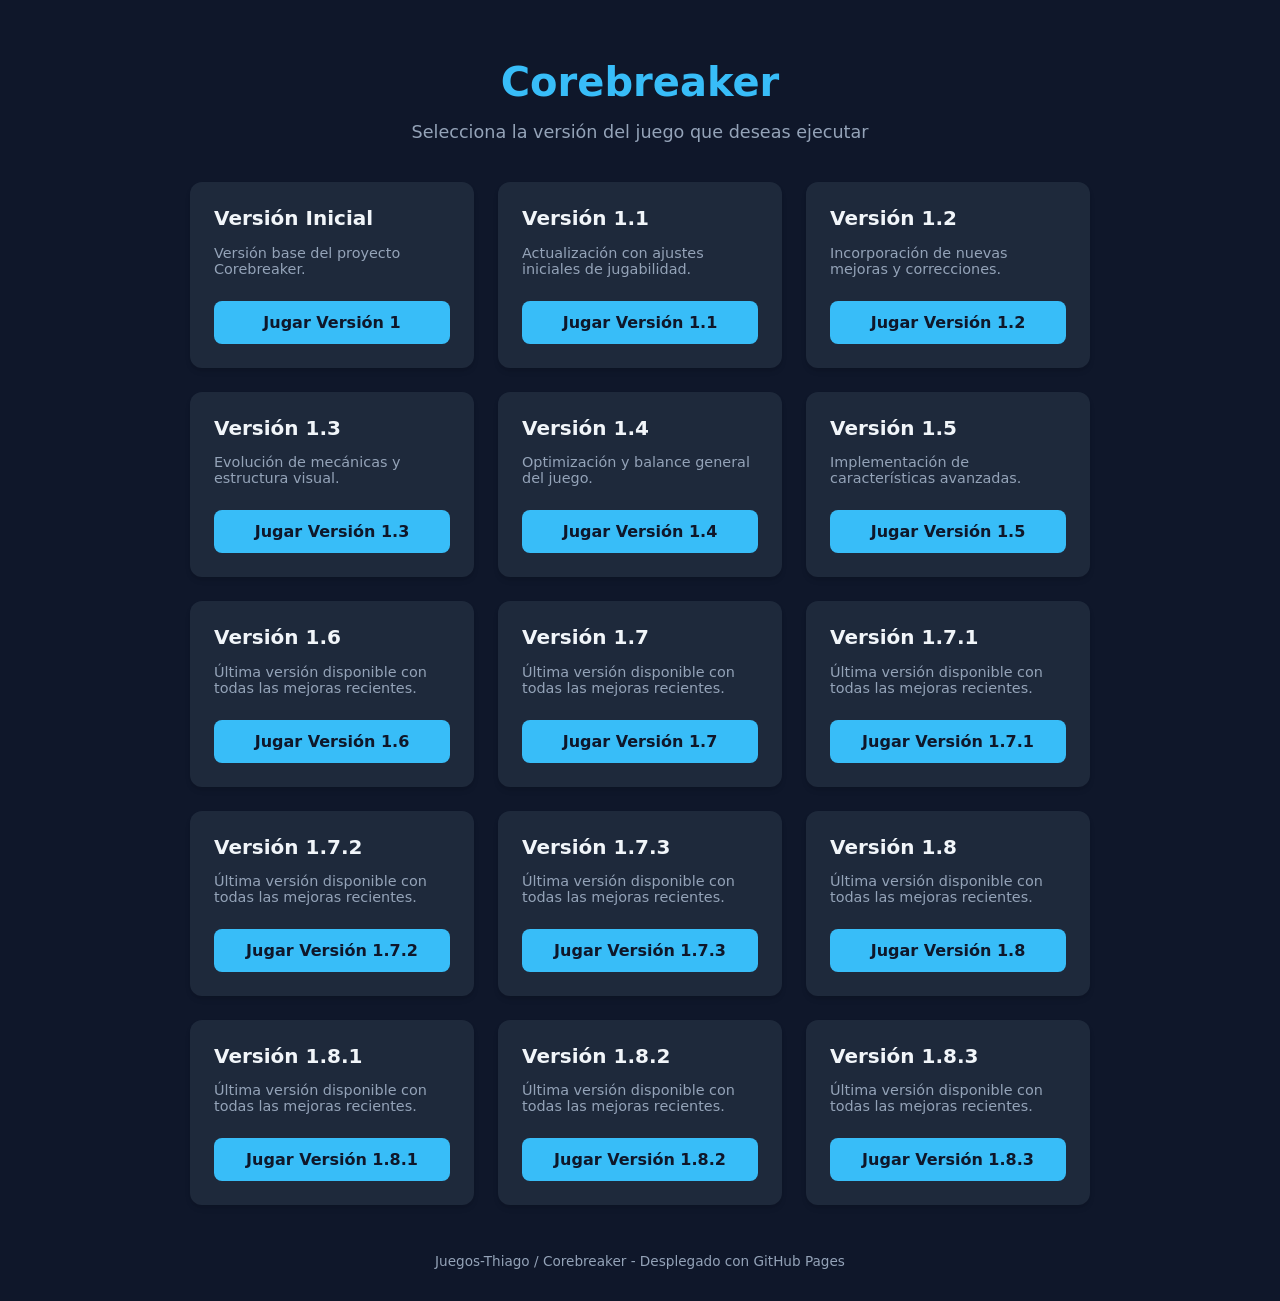
<file: index.html>
<!DOCTYPE html>
<html lang="es">
  <head>
    <meta charset="UTF-8">
    <meta name="viewport" content="width=device-width, initial-scale=1.0">
    <title>Corebreaker - Portal de Versiones</title>
    <style>
        :root {
            --bg-color: #0f172a;
            --card-bg: #1e293b;
            --text-color: #f8fafc;
            --text-muted: #94a3b8;
            --accent: #38bdf8;
            --accent-hover: #0ea5e9;
        }

        body {
            font-family: system-ui, -apple-system, BlinkMacSystemFont, 'Segoe UI', Roboto, Oxygen, Ubuntu, Cantarell, sans-serif;
            background-color: var(--bg-color);
            color: var(--text-color);
            margin: 0;
            padding: 2rem;
            display: flex;
            flex-direction: column;
            align-items: center;
            min-height: 100vh;
        }

        .container {
            max-width: 900px;
            width: 100%;
        }

        header {
            text-align: center;
            margin-bottom: 2.5rem;
        }

        h1 {
            font-size: 2.5rem;
            margin-bottom: 0.5rem;
            color: var(--accent);
        }

        p {
            color: var(--text-muted);
            font-size: 1.1rem;
        }

        .versions-grid {
            display: grid;
            gap: 1.5rem;
            grid-template-columns: repeat(auto-fit, minmax(260px, 1fr));
        }

        .card {
            background-color: var(--card-bg);
            border-radius: 12px;
            padding: 1.5rem;
            box-shadow: 0 4px 6px -1px rgb(0 0 0 / 0.1), 0 2px 4px -2px rgb(0 0 0 / 0.1);
            transition: transform 0.2s, box-shadow 0.2s;
            display: flex;
            flex-direction: column;
            justify-content: space-between;
        }

        .card:hover {
            transform: translateY(-4px);
            box-shadow: 0 10px 15px -3px rgb(0 0 0 / 0.2);
        }

        .card h3 {
            margin-top: 0;
            margin-bottom: 0.5rem;
            font-size: 1.25rem;
            color: #f1f5f9;
        }

        .card p {
            font-size: 0.9rem;
            margin-bottom: 1.5rem;
        }

        .btn {
            display: inline-block;
            background-color: var(--accent);
            color: var(--bg-color);
            font-weight: 600;
            text-decoration: none;
            padding: 0.75rem 1rem;
            border-radius: 8px;
            text-align: center;
            transition: background-color 0.2s;
        }

        .btn:hover {
            background-color: var(--accent-hover);
        }

        footer {
            margin-top: 3rem;
            text-align: center;
            color: var(--text-muted);
            font-size: 0.85rem;
        }
    </style>
</head>
<body>

    <div class="container">
        <header>
            <h1>Corebreaker</h1>
            <p>Selecciona la versión del juego que deseas ejecutar</p>
        </header>

        <main class="versions-grid">
            <!-- Versión Base -->
            <div class="card">
                <div>
                    <h3>Versión Inicial</h3>
                    <p>Versión base del proyecto Corebreaker.</p>
                </div>
                <a href="Corebreaker/corebreaker_project_v1/index.html" class="btn">Jugar Versión 1</a>
            </div>

            <!-- Versión 1.1 -->
            <div class="card">
                <div>
                    <h3>Versión 1.1</h3>
                    <p>Actualización con ajustes iniciales de jugabilidad.</p>
                </div>
                <a href="Corebreaker/corebreaker_project_v1.1/index.html" class="btn">Jugar Versión 1.1</a>
            </div>

            <!-- Versión 1.2 -->
            <div class="card">
                <div>
                    <h3>Versión 1.2</h3>
                    <p>Incorporación de nuevas mejoras y correcciones.</p>
                </div>
                <a href="Corebreaker/corebreaker_project_v1.2/index.html" class="btn">Jugar Versión 1.2</a>
            </div>

            <!-- Versión 1.3 -->
            <div class="card">
                <div>
                    <h3>Versión 1.3</h3>
                    <p>Evolución de mecánicas y estructura visual.</p>
                </div>
                <a href="Corebreaker/corebreaker_project_v1.3/index.html" class="btn">Jugar Versión 1.3</a>
            </div>

            <!-- Versión 1.4 -->
            <div class="card">
                <div>
                    <h3>Versión 1.4</h3>
                    <p>Optimización y balance general del juego.</p>
                </div>
                <a href="Corebreaker/corebreaker_project_v1.4/index.html" class="btn">Jugar Versión 1.4</a>
            </div>

            <!-- Versión 1.5 -->
            <div class="card">
                <div>
                    <h3>Versión 1.5</h3>
                    <p>Implementación de características avanzadas.</p>
                </div>
                <a href="Corebreaker/corebreaker_project_v1.5/index.html" class="btn">Jugar Versión 1.5</a>
            </div>

            <!-- Versión 1.6 -->
            <div class="card">
                <div>
                    <h3>Versión 1.6 </h3>
                    <p>Última versión disponible con todas las mejoras recientes.</p>
                </div>
                <a href="Corebreaker/corebreaker_project_v1.6/index.html" class="btn">Jugar Versión 1.6</a>
            </div>
            
             <div class="card">
                <div>
                    <h3>Versión 1.7 </h3>
                    <p>Última versión disponible con todas las mejoras recientes.</p>
                </div>
                <a href="Corebreaker/corebreaker_project_v1.6/index.html" class="btn">Jugar Versión 1.7</a>
            </div>

             <div class="card">
                <div>
                    <h3>Versión 1.7.1 </h3>
                    <p>Última versión disponible con todas las mejoras recientes.</p>
                </div>
                <a href="Corebreaker/corebreaker_project_v1.6/index.html" class="btn">Jugar Versión 1.7.1</a>
            </div>

             <div class="card">
                <div>
                    <h3>Versión 1.7.2 </h3>
                    <p>Última versión disponible con todas las mejoras recientes.</p>
                </div>
                <a href="Corebreaker/corebreaker_project_v1.6/index.html" class="btn">Jugar Versión 1.7.2</a>
            </div>

             <div class="card">
                <div>
                    <h3>Versión 1.7.3 </h3>
                    <p>Última versión disponible con todas las mejoras recientes.</p>
                </div>
                <a href="Corebreaker/corebreaker_project_v1.6/index.html" class="btn">Jugar Versión 1.7.3</a>
            </div>

             <div class="card">
                <div>
                    <h3>Versión 1.8 </h3>
                    <p>Última versión disponible con todas las mejoras recientes.</p>
                </div>
                <a href="Corebreaker/corebreaker_project_v1.6/index.html" class="btn">Jugar Versión 1.8</a>
            </div>

             <div class="card">
                <div>
                    <h3>Versión 1.8.1 </h3>
                    <p>Última versión disponible con todas las mejoras recientes.</p>
                </div>
                <a href="Corebreaker/corebreaker_project_v1.6/index.html" class="btn">Jugar Versión 1.8.1</a>
            </div>

             <div class="card">
                <div>
                    <h3>Versión 1.8.2 </h3>
                    <p>Última versión disponible con todas las mejoras recientes.</p>
                </div>
                <a href="Corebreaker/corebreaker_project_v1.6/index.html" class="btn">Jugar Versión 1.8.2</a>
            </div>

             <div class="card">
                <div>
                    <h3>Versión 1.8.3 </h3>
                    <p>Última versión disponible con todas las mejoras recientes.</p>
                </div>
                <a href="Corebreaker/corebreaker_project_v1.6/index.html" class="btn">Jugar Versión 1.8.3</a>
            </div>
        </main>

        <footer>
            Juegos-Thiago / Corebreaker - Desplegado con GitHub Pages
        </footer>
    </div>

</body>
</html>
</file>
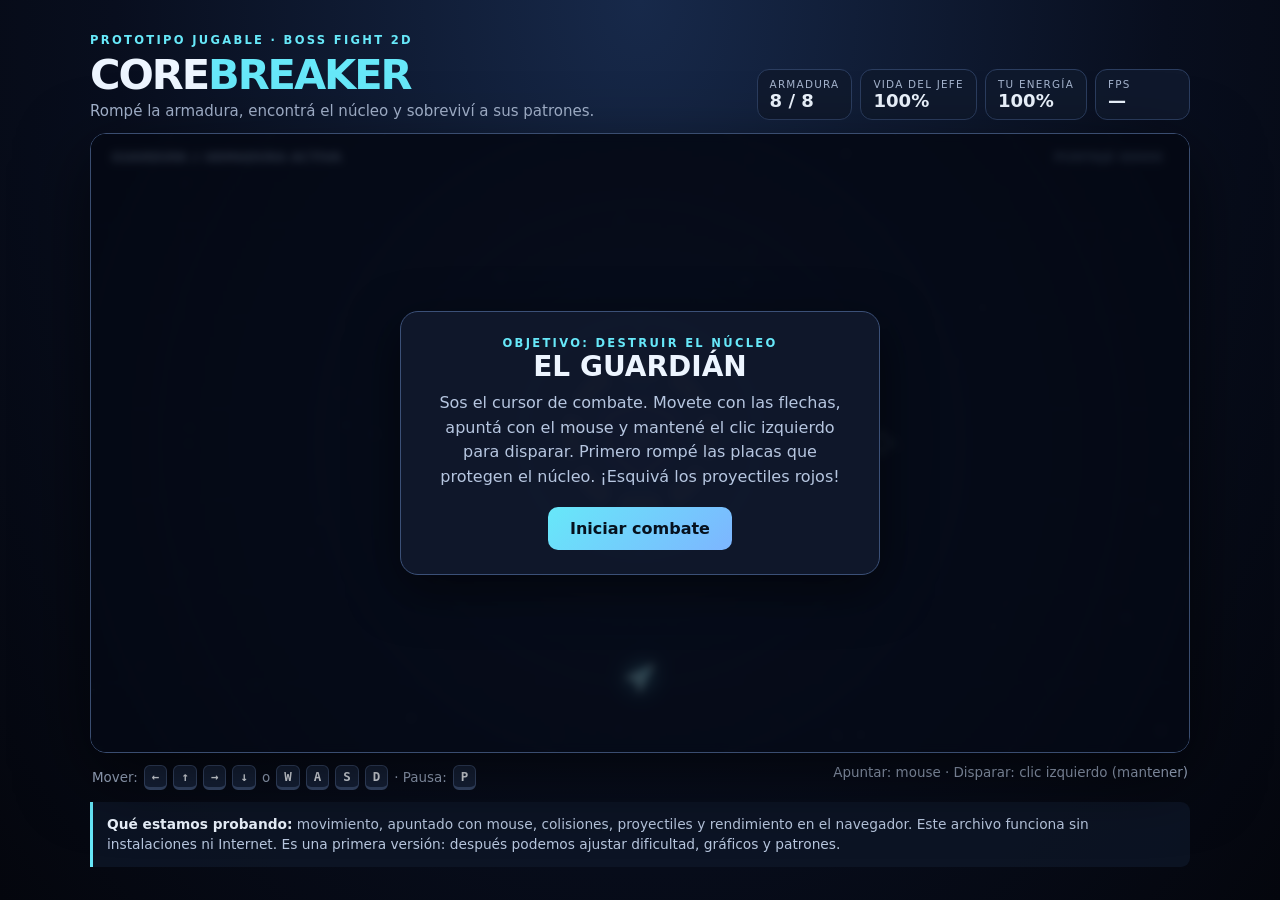
<file: Corebreaker/corebreaker_project_v1.0/index.html>
<!DOCTYPE html>
<html lang="es">
<head>
<meta charset="UTF-8">
<meta name="viewport" content="width=device-width,initial-scale=1">
<title>COREBREAKER — Boss 2D</title>
<link rel="stylesheet" href="style.css">
</head>
<body>
<main class="wrap">
<header><div><div class="eyebrow">Prototipo jugable · Boss fight 2D</div><h1>CORE<span style="color:var(--cyan)">BREAKER</span></h1><p class="subtitle">Rompé la armadura, encontrá el núcleo y sobreviví a sus patrones.</p></div>
<div class="stats"><div class="stat"><span>Armadura</span><strong id="armorStat">8 / 8</strong></div><div class="stat"><span>Vida del jefe</span><strong id="bossStat">100%</strong></div><div class="stat"><span>Tu energía</span><strong id="playerStat">100%</strong></div><div class="stat"><span>FPS</span><strong id="fpsStat">—</strong></div></div></header>
<section class="arena"><canvas id="game" width="960" height="540" tabindex="0" aria-label="Juego Corebreaker"></canvas>
<div class="overlay" id="overlay"><div class="dialog"><div class="eyebrow">Objetivo: destruir el núcleo</div><h2 id="overlayTitle">EL GUARDIÁN</h2><p id="overlayText">Sos el cursor de combate. Movete con las flechas, apuntá con el mouse y mantené el clic izquierdo para disparar. Primero rompé las placas que protegen el núcleo. ¡Esquivá los proyectiles rojos!</p><button id="startBtn">Iniciar combate</button></div></div></section>
<div class="bottom"><div class="keys"><span>Mover:</span><kbd>←</kbd><kbd>↑</kbd><kbd>→</kbd><kbd>↓</kbd><span>o</span><kbd>W</kbd><kbd>A</kbd><kbd>S</kbd><kbd>D</kbd><span>· Pausa:</span><kbd>P</kbd></div><div>Apuntar: mouse · Disparar: clic izquierdo (mantener)</div></div>
<div class="tip"><strong>Qué estamos probando:</strong> movimiento, apuntado con mouse, colisiones, proyectiles y rendimiento en el navegador. Este archivo funciona sin instalaciones ni Internet. Es una primera versión: después podemos ajustar dificultad, gráficos y patrones.</div>
</main>
<script src="game.js" defer></script>
</body></html>
</file>
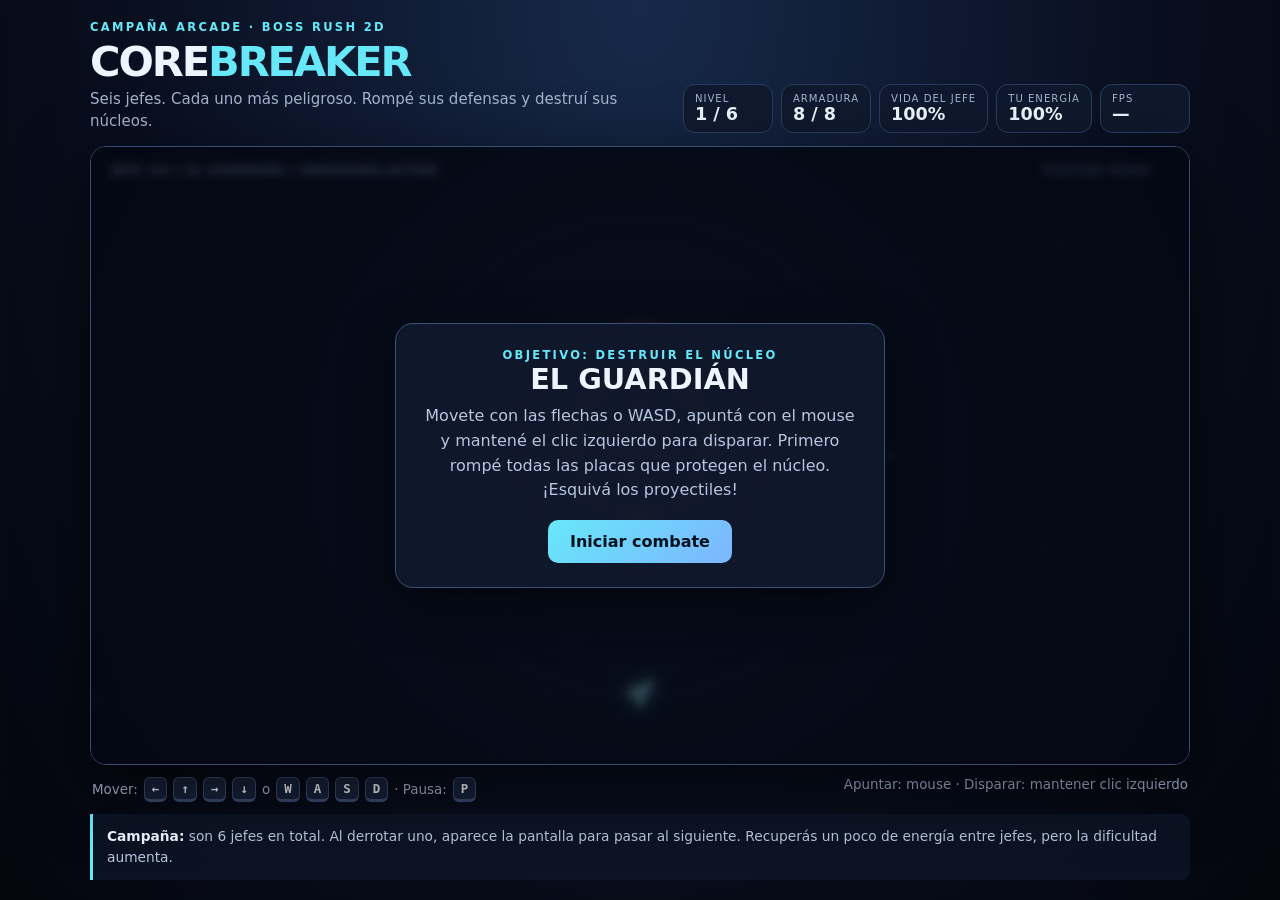
<file: Corebreaker/corebreaker_project_v1.1/index.html>
<!DOCTYPE html>
<html lang="es">
<head>
  <meta charset="UTF-8">
  <meta name="viewport" content="width=device-width, initial-scale=1">
  <title>COREBREAKER — Campaña 2D</title>
  <link rel="stylesheet" href="style.css">
</head>
<body>
  <main class="wrap">
    <header>
      <div class="brand">
        <div class="eyebrow">Campaña arcade · Boss rush 2D</div>
        <h1>CORE<span>BREAKER</span></h1>
        <p class="subtitle">Seis jefes. Cada uno más peligroso. Rompé sus defensas y destruí sus núcleos.</p>
      </div>
      <div class="stats">
        <div class="stat"><span>Nivel</span><strong id="levelStat">1 / 6</strong></div>
        <div class="stat"><span>Armadura</span><strong id="armorStat">8 / 8</strong></div>
        <div class="stat"><span>Vida del jefe</span><strong id="bossStat">100%</strong></div>
        <div class="stat"><span>Tu energía</span><strong id="playerStat">100%</strong></div>
        <div class="stat"><span>FPS</span><strong id="fpsStat">—</strong></div>
      </div>
    </header>

    <section class="arena">
      <canvas id="game" width="960" height="540" tabindex="0" aria-label="Juego Corebreaker"></canvas>
      <div class="overlay" id="overlay">
        <div class="dialog">
          <div class="eyebrow">Objetivo: destruir el núcleo</div>
          <h2 id="overlayTitle">EL GUARDIÁN</h2>
          <p id="overlayText">Movete con las flechas o WASD, apuntá con el mouse y mantené el clic izquierdo para disparar. Primero rompé todas las placas que protegen el núcleo. ¡Esquivá los proyectiles!</p>
          <button id="startBtn">Iniciar combate</button>
        </div>
      </div>
    </section>

    <div class="bottom">
      <div class="keys">
        <span>Mover:</span><kbd>←</kbd><kbd>↑</kbd><kbd>→</kbd><kbd>↓</kbd>
        <span>o</span><kbd>W</kbd><kbd>A</kbd><kbd>S</kbd><kbd>D</kbd>
        <span>· Pausa:</span><kbd>P</kbd>
      </div>
      <div>Apuntar: mouse · Disparar: mantener clic izquierdo</div>
    </div>

    <div class="tip">
      <strong>Campaña:</strong> son 6 jefes en total. Al derrotar uno, aparece la pantalla para pasar al siguiente. Recuperás un poco de energía entre jefes, pero la dificultad aumenta.
    </div>
  </main>
  <script src="game.js" defer></script>
</body>
</html>
</file>
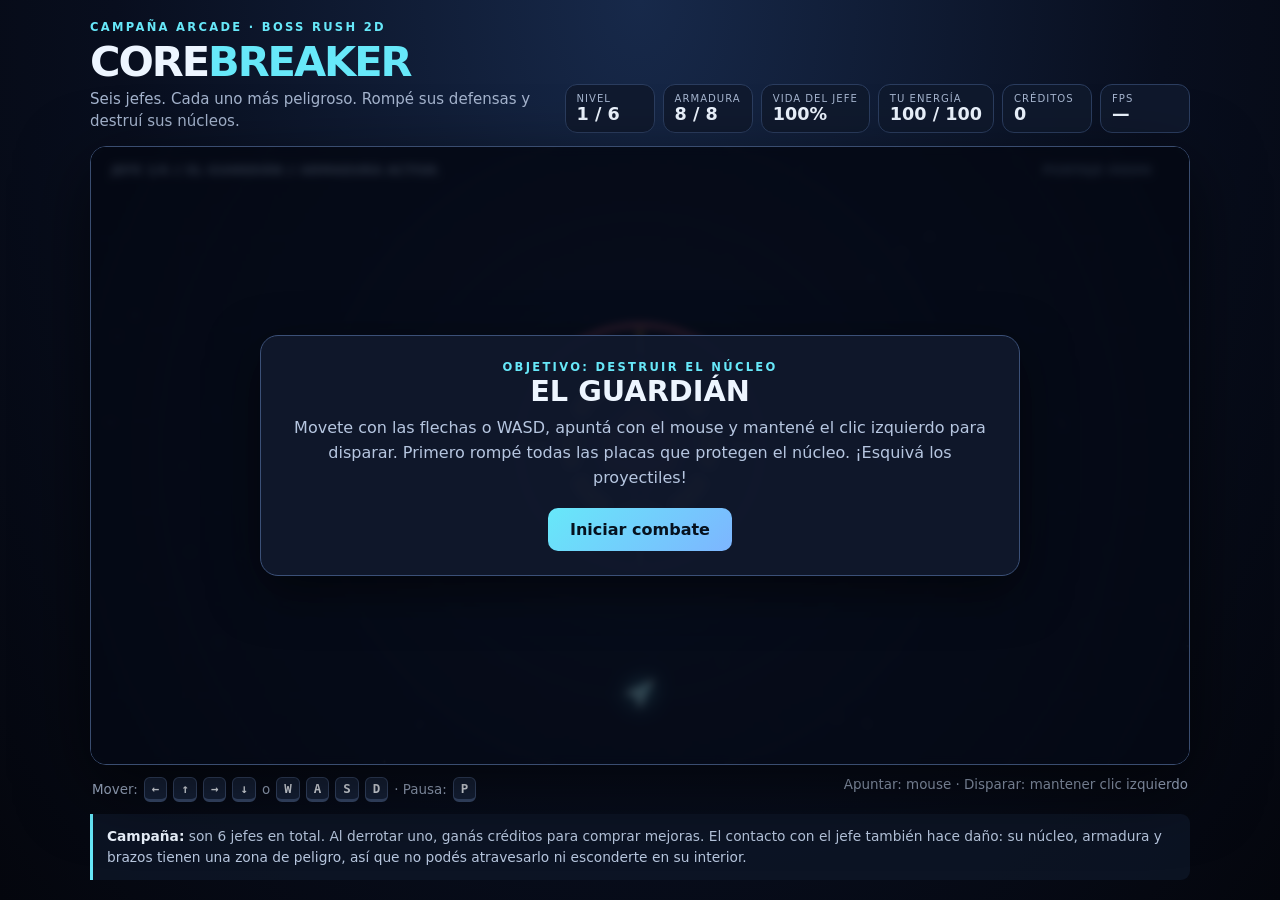
<file: Corebreaker/corebreaker_project_v1.2/index.html>
<!DOCTYPE html>
<html lang="es">
<head>
  <meta charset="UTF-8">
  <meta name="viewport" content="width=device-width, initial-scale=1">
  <title>COREBREAKER — Campaña 2D</title>
  <link rel="stylesheet" href="style.css">
</head>
<body>
  <main class="wrap">
    <header>
      <div class="brand">
        <div class="eyebrow">Campaña arcade · Boss rush 2D</div>
        <h1>CORE<span>BREAKER</span></h1>
        <p class="subtitle">Seis jefes. Cada uno más peligroso. Rompé sus defensas y destruí sus núcleos.</p>
      </div>
      <div class="stats">
        <div class="stat"><span>Nivel</span><strong id="levelStat">1 / 6</strong></div>
        <div class="stat"><span>Armadura</span><strong id="armorStat">8 / 8</strong></div>
        <div class="stat"><span>Vida del jefe</span><strong id="bossStat">100%</strong></div>
        <div class="stat"><span>Tu energía</span><strong id="playerStat">100 / 100</strong></div>
        <div class="stat"><span>Créditos</span><strong id="creditsStat">0</strong></div>
        <div class="stat"><span>FPS</span><strong id="fpsStat">—</strong></div>
      </div>
    </header>

    <section class="arena">
      <canvas id="game" width="960" height="540" tabindex="0" aria-label="Juego Corebreaker"></canvas>
      <div class="overlay" id="overlay">
        <div class="dialog">
          <div class="eyebrow">Objetivo: destruir el núcleo</div>
          <h2 id="overlayTitle">EL GUARDIÁN</h2>
          <p id="overlayText">Movete con las flechas o WASD, apuntá con el mouse y mantené el clic izquierdo para disparar. Primero rompé todas las placas que protegen el núcleo. ¡Esquivá los proyectiles!</p>
          <section id="shopPanel" class="shop hidden" aria-label="Tienda de mejoras">
            <div class="shop-heading">
              <div>
                <div class="eyebrow">Preparación para el próximo combate</div>
                <h3>Tienda de mejoras</h3>
              </div>
              <div class="shop-wallet"><span>Créditos</span><strong id="shopCredits">0</strong></div>
            </div>
            <div id="shopItems" class="shop-items"></div>
            <p class="shop-note" id="shopNote">Comprá mejoras antes de continuar. Tus mejoras se conservan durante la campaña.</p>
          </section>
          <button id="startBtn">Iniciar combate</button>
        </div>
      </div>
    </section>

    <div class="bottom">
      <div class="keys">
        <span>Mover:</span><kbd>←</kbd><kbd>↑</kbd><kbd>→</kbd><kbd>↓</kbd>
        <span>o</span><kbd>W</kbd><kbd>A</kbd><kbd>S</kbd><kbd>D</kbd>
        <span>· Pausa:</span><kbd>P</kbd>
      </div>
      <div>Apuntar: mouse · Disparar: mantener clic izquierdo</div>
    </div>

    <div class="tip">
      <strong>Campaña:</strong> son 6 jefes en total. Al derrotar uno, ganás créditos para comprar mejoras. El contacto con el jefe también hace daño: su núcleo, armadura y brazos tienen una zona de peligro, así que no podés atravesarlo ni esconderte en su interior.
    </div>
  </main>
  <script src="game.js" defer></script>
</body>
</html>
</file>
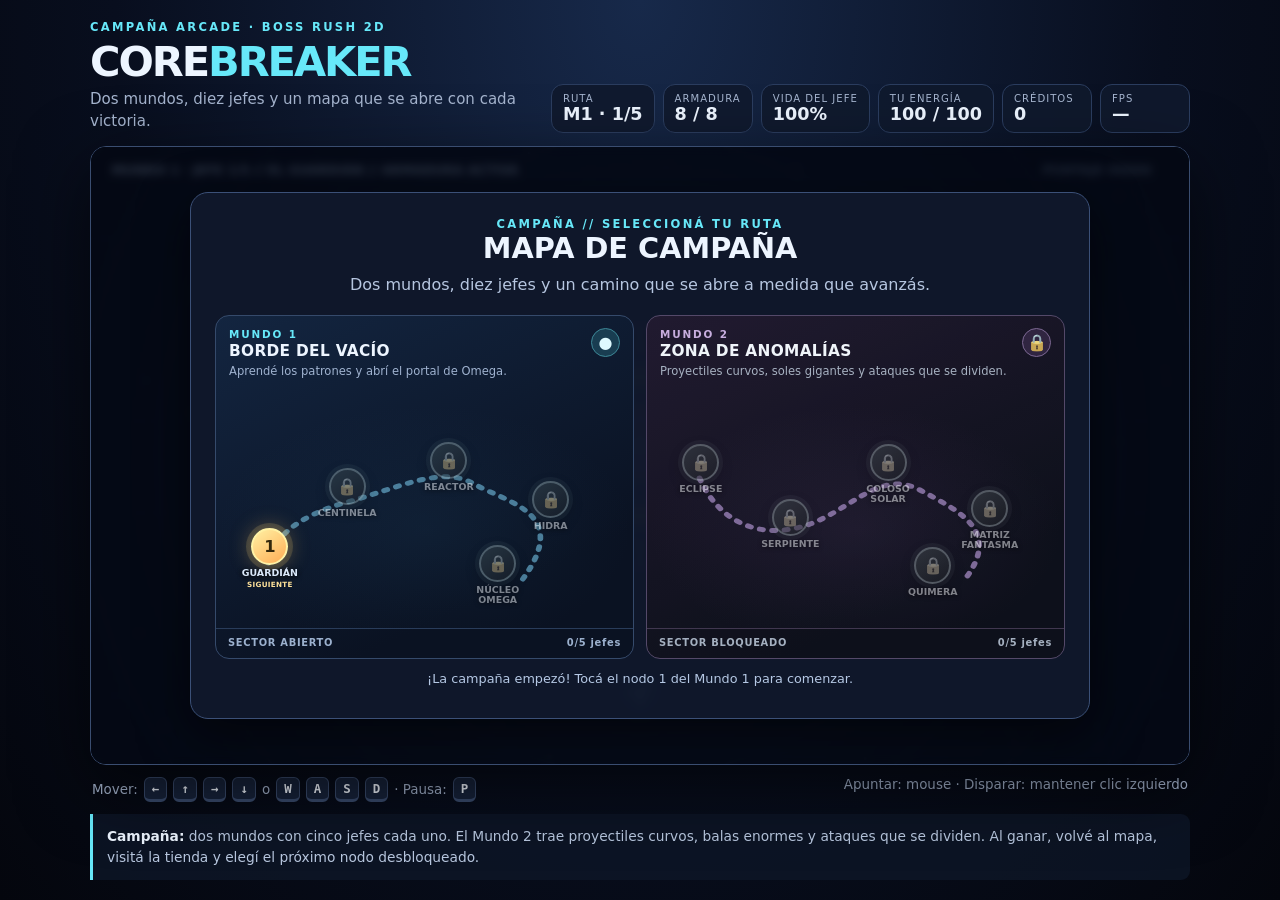
<file: Corebreaker/corebreaker_project_v1.3/index.html>
<!DOCTYPE html>
<html lang="es">
<head>
  <meta charset="UTF-8">
  <meta name="viewport" content="width=device-width, initial-scale=1">
  <title>COREBREAKER — Campaña 2D</title>
  <link rel="stylesheet" href="style.css">
</head>
<body>
  <main class="wrap">
    <header>
      <div class="brand">
        <div class="eyebrow">Campaña arcade · Boss rush 2D</div>
        <h1>CORE<span>BREAKER</span></h1>
        <p class="subtitle">Dos mundos, diez jefes y un mapa que se abre con cada victoria.</p>
      </div>
      <div class="stats">
        <div class="stat"><span>Ruta</span><strong id="levelStat">M1 · 1/5</strong></div>
        <div class="stat"><span>Armadura</span><strong id="armorStat">8 / 8</strong></div>
        <div class="stat"><span>Vida del jefe</span><strong id="bossStat">100%</strong></div>
        <div class="stat"><span>Tu energía</span><strong id="playerStat">100 / 100</strong></div>
        <div class="stat"><span>Créditos</span><strong id="creditsStat">0</strong></div>
        <div class="stat"><span>FPS</span><strong id="fpsStat">—</strong></div>
      </div>
    </header>

    <section class="arena">
      <canvas id="game" width="960" height="540" tabindex="0" aria-label="Juego Corebreaker"></canvas>
      <div class="overlay" id="overlay">
        <div class="dialog">
          <div class="eyebrow" id="overlayEyebrow">CAMPAÑA // SELECCIONÁ TU RUTA</div>
          <h2 id="overlayTitle">MAPA DE CAMPAÑA</h2>
          <p id="overlayText">Elegí un nodo desbloqueado para entrar al combate. Los jefes derrotados se pueden repetir.</p>
          <section id="mapPanel" class="world-map" aria-label="Mapa de campaña">
            <div id="mapWorlds" class="worlds-grid"></div>
            <p id="mapMessage" class="map-message">¡La campaña empezó! Tocá el nodo 1 del Mundo 1 para comenzar.</p>
          </section>
          <section id="shopPanel" class="shop hidden" aria-label="Tienda de mejoras">
            <div class="shop-heading">
              <div>
                <div class="eyebrow">Preparación para el próximo combate</div>
                <h3>Tienda de mejoras</h3>
              </div>
              <div class="shop-wallet"><span>Créditos</span><strong id="shopCredits">0</strong></div>
            </div>
            <div id="shopItems" class="shop-items"></div>
            <p class="shop-note" id="shopNote">Comprá mejoras antes de continuar. Tus mejoras se conservan durante la campaña.</p>
          </section>
          <button id="startBtn">Iniciar combate</button>
        </div>
      </div>
    </section>

    <div class="bottom">
      <div class="keys">
        <span>Mover:</span><kbd>←</kbd><kbd>↑</kbd><kbd>→</kbd><kbd>↓</kbd>
        <span>o</span><kbd>W</kbd><kbd>A</kbd><kbd>S</kbd><kbd>D</kbd>
        <span>· Pausa:</span><kbd>P</kbd>
      </div>
      <div>Apuntar: mouse · Disparar: mantener clic izquierdo</div>
    </div>

    <div class="tip">
      <strong>Campaña:</strong> dos mundos con cinco jefes cada uno. El Mundo 2 trae proyectiles curvos, balas enormes y ataques que se dividen. Al ganar, volvé al mapa, visitá la tienda y elegí el próximo nodo desbloqueado.
    </div>
  </main>
  <script src="game.js" defer></script>
</body>
</html>
</file>
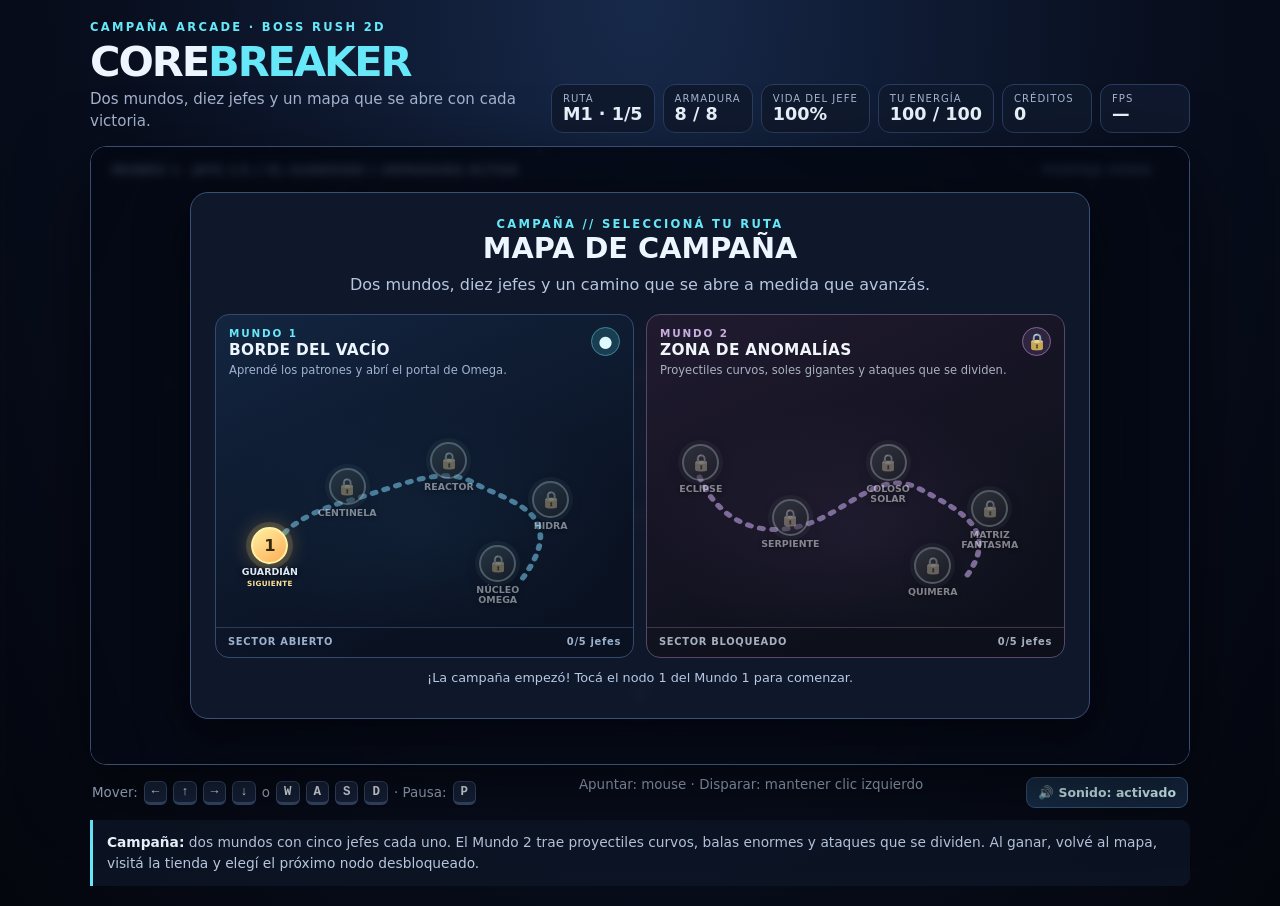
<file: Corebreaker/corebreaker_project_v1.4/index.html>
<!DOCTYPE html>
<html lang="es">
<head>
  <meta charset="UTF-8">
  <meta name="viewport" content="width=device-width, initial-scale=1">
  <title>COREBREAKER — Campaña 2D</title>
  <link rel="stylesheet" href="style.css">
</head>
<body>
  <main class="wrap">
    <header>
      <div class="brand">
        <div class="eyebrow">Campaña arcade · Boss rush 2D</div>
        <h1>CORE<span>BREAKER</span></h1>
        <p class="subtitle">Dos mundos, diez jefes y un mapa que se abre con cada victoria.</p>
      </div>
      <div class="stats">
        <div class="stat"><span>Ruta</span><strong id="levelStat">M1 · 1/5</strong></div>
        <div class="stat"><span>Armadura</span><strong id="armorStat">8 / 8</strong></div>
        <div class="stat"><span>Vida del jefe</span><strong id="bossStat">100%</strong></div>
        <div class="stat"><span>Tu energía</span><strong id="playerStat">100 / 100</strong></div>
        <div class="stat"><span>Créditos</span><strong id="creditsStat">0</strong></div>
        <div class="stat"><span>FPS</span><strong id="fpsStat">—</strong></div>
      </div>
    </header>

    <section class="arena">
      <canvas id="game" width="960" height="540" tabindex="0" aria-label="Juego Corebreaker"></canvas>
      <div class="overlay" id="overlay">
        <div class="dialog">
          <div class="eyebrow" id="overlayEyebrow">CAMPAÑA // SELECCIONÁ TU RUTA</div>
          <h2 id="overlayTitle">MAPA DE CAMPAÑA</h2>
          <p id="overlayText">Elegí un nodo desbloqueado para entrar al combate. Los jefes derrotados se pueden repetir.</p>
          <section id="mapPanel" class="world-map" aria-label="Mapa de campaña">
            <div id="mapWorlds" class="worlds-grid"></div>
            <p id="mapMessage" class="map-message">¡La campaña empezó! Tocá el nodo 1 del Mundo 1 para comenzar.</p>
          </section>
          <section id="shopPanel" class="shop hidden" aria-label="Tienda de mejoras">
            <div class="shop-heading">
              <div>
                <div class="eyebrow">Preparación para el próximo combate</div>
                <h3>Tienda de mejoras</h3>
              </div>
              <div class="shop-wallet"><span>Créditos</span><strong id="shopCredits">0</strong></div>
            </div>
            <div id="shopItems" class="shop-items"></div>
            <p class="shop-note" id="shopNote">Comprá mejoras antes de continuar. Tus mejoras se conservan durante la campaña.</p>
          </section>
          <button id="startBtn">Iniciar combate</button>
        </div>
      </div>
    </section>

    <div class="bottom">
      <div class="keys">
        <span>Mover:</span><kbd>←</kbd><kbd>↑</kbd><kbd>→</kbd><kbd>↓</kbd>
        <span>o</span><kbd>W</kbd><kbd>A</kbd><kbd>S</kbd><kbd>D</kbd>
        <span>· Pausa:</span><kbd>P</kbd>
      </div>
      <div>Apuntar: mouse · Disparar: mantener clic izquierdo</div>
      <button id="soundToggle" class="sound-toggle" type="button" aria-pressed="true" title="Activar o silenciar la música y los efectos">🔊 Sonido: activado</button>
    </div>

    <div class="tip">
      <strong>Campaña:</strong> dos mundos con cinco jefes cada uno. El Mundo 2 trae proyectiles curvos, balas enormes y ataques que se dividen. Al ganar, volvé al mapa, visitá la tienda y elegí el próximo nodo desbloqueado.
    </div>
  </main>
  <script src="game.js" defer></script>
</body>
</html>
</file>
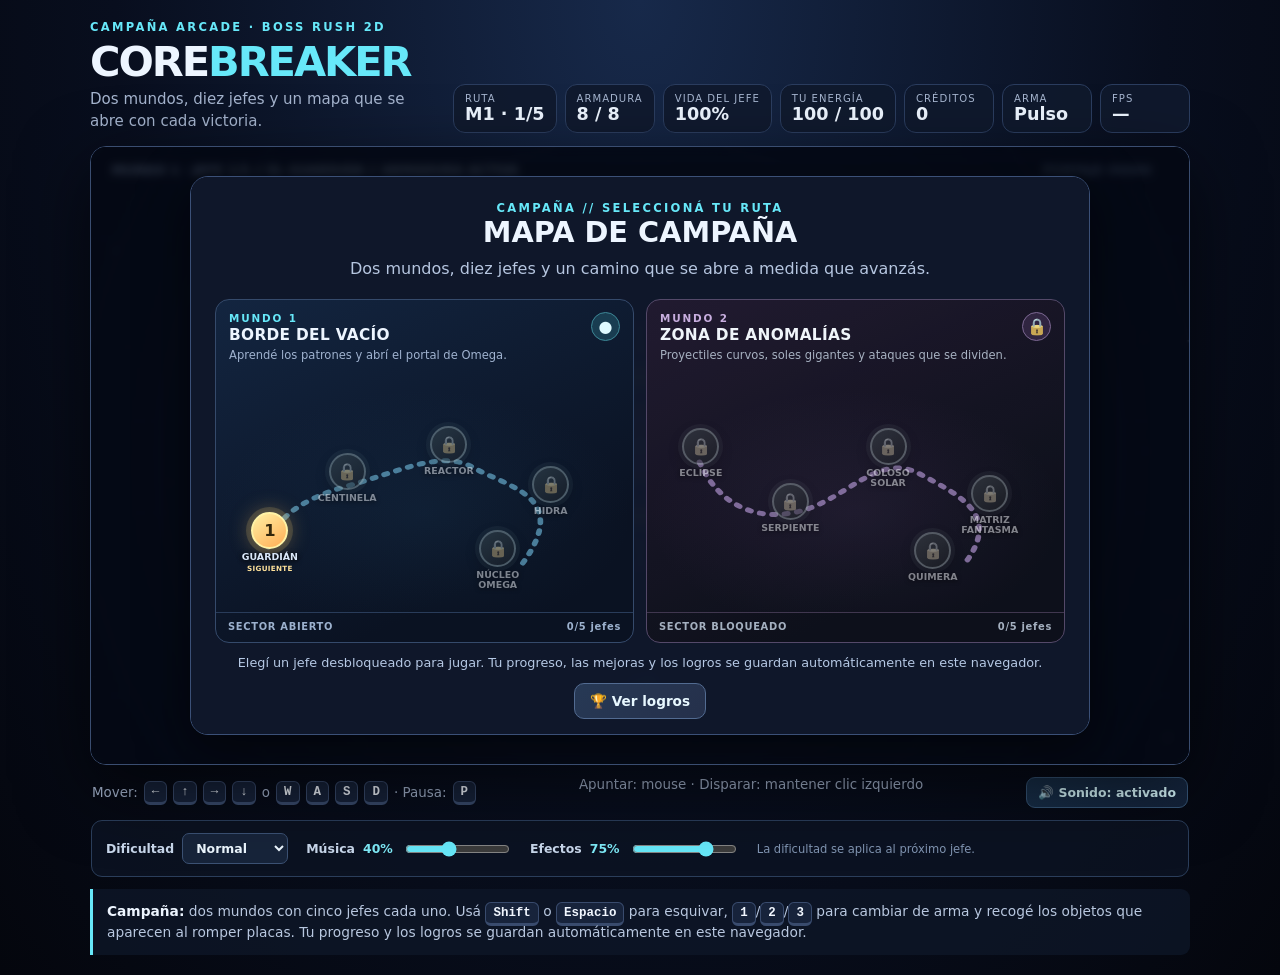
<file: Corebreaker/corebreaker_project_v1.5/index.html>
<!DOCTYPE html>
<html lang="es">
<head>
  <meta charset="UTF-8">
  <meta name="viewport" content="width=device-width, initial-scale=1">
  <title>COREBREAKER — Campaña 2D</title>
  <link rel="stylesheet" href="style.css">
</head>
<body>
  <main class="wrap">
    <header>
      <div class="brand">
        <div class="eyebrow">Campaña arcade · Boss rush 2D</div>
        <h1>CORE<span>BREAKER</span></h1>
        <p class="subtitle">Dos mundos, diez jefes y un mapa que se abre con cada victoria.</p>
      </div>
      <div class="stats">
        <div class="stat"><span>Ruta</span><strong id="levelStat">M1 · 1/5</strong></div>
        <div class="stat"><span>Armadura</span><strong id="armorStat">8 / 8</strong></div>
        <div class="stat"><span>Vida del jefe</span><strong id="bossStat">100%</strong></div>
        <div class="stat"><span>Tu energía</span><strong id="playerStat">100 / 100</strong></div>
        <div class="stat"><span>Créditos</span><strong id="creditsStat">0</strong></div>
        <div class="stat"><span>Arma</span><strong id="weaponStat">Pulso</strong></div>
        <div class="stat"><span>FPS</span><strong id="fpsStat">—</strong></div>
      </div>
    </header>

    <section class="arena">
      <canvas id="game" width="960" height="540" tabindex="0" aria-label="Juego Corebreaker"></canvas>
      <section class="combat-hud" id="combatHud" hidden aria-label="Indicadores de combate">
        <div class="boss-hud-line"><strong id="bossNameHud">EL GUARDIÁN</strong><span id="phaseHud" class="phase-pill">FASE 1</span><span id="bossPercentHud">100%</span></div>
        <div class="boss-health-track"><span id="bossHealthFill"></span></div>
        <div class="player-hud-line">
          <span id="weaponHud">Arma: Pulso [1]</span>
          <span id="dashHud">Esquiva disponible</span>
          <span id="buffHud">Sin efectos</span>
        </div>
        <div class="dash-track"><span id="dashFill"></span></div>
      </section>
      <div class="overlay" id="overlay">
        <div class="dialog">
          <div class="eyebrow" id="overlayEyebrow">CAMPAÑA // SELECCIONÁ TU RUTA</div>
          <h2 id="overlayTitle">MAPA DE CAMPAÑA</h2>
          <p id="overlayText">Elegí un nodo desbloqueado para entrar al combate. Los jefes derrotados se pueden repetir.</p>
          <section id="mapPanel" class="world-map" aria-label="Mapa de campaña">
            <div id="mapWorlds" class="worlds-grid"></div>
            <p id="mapMessage" class="map-message">¡La campaña empezó! Tocá el nodo 1 del Mundo 1 para comenzar.</p>
            <button id="achievementsBtn" class="secondary-button" type="button">🏆 Ver logros</button>
          </section>
          <section id="achievementsPanel" class="achievements hidden" aria-label="Logros de la campaña">
            <div class="achievement-summary"><strong id="achievementCount">0 / 10 logros</strong><span>Se guardan automáticamente en este navegador.</span></div>
            <div id="achievementItems" class="achievement-items"></div>
          </section>
          <section id="shopPanel" class="shop hidden" aria-label="Tienda de mejoras">
            <div class="shop-heading">
              <div>
                <div class="eyebrow">Preparación para el próximo combate</div>
                <h3>Tienda de mejoras</h3>
              </div>
              <div class="shop-wallet"><span>Créditos</span><strong id="shopCredits">0</strong></div>
            </div>
            <h4 class="shop-section-title">Mejoras de la nave</h4>
            <div id="shopItems" class="shop-items"></div>
            <h4 class="shop-section-title">Arsenal · equipá un arma o desbloqueá otra</h4>
            <div id="weaponItems" class="shop-items weapon-items"></div>
            <p class="shop-note" id="shopNote">Comprá mejoras antes de continuar. Las armas y las mejoras se guardan durante la campaña.</p>
          </section>
          <button id="startBtn">Iniciar combate</button>
        </div>
      </div>
    </section>

    <div class="bottom">
      <div class="keys">
        <span>Mover:</span><kbd>←</kbd><kbd>↑</kbd><kbd>→</kbd><kbd>↓</kbd>
        <span>o</span><kbd>W</kbd><kbd>A</kbd><kbd>S</kbd><kbd>D</kbd>
        <span>· Pausa:</span><kbd>P</kbd>
      </div>
      <div>Apuntar: mouse · Disparar: mantener clic izquierdo</div>
      <button id="soundToggle" class="sound-toggle" type="button" aria-pressed="true" title="Activar o silenciar la música y los efectos">🔊 Sonido: activado</button>
    </div>

    <section class="settings-strip" aria-label="Ajustes del juego">
      <label class="setting-control difficulty-control">Dificultad
        <select id="difficultySelect" aria-label="Dificultad para los próximos combates">
          <option value="easy">Tranquila</option>
          <option value="normal" selected>Normal</option>
          <option value="hard">Difícil</option>
        </select>
      </label>
      <label class="setting-control volume-control">Música <span id="musicVolumeLabel">40%</span>
        <input id="musicVolume" type="range" min="0" max="100" step="5" value="40" aria-label="Volumen de música">
      </label>
      <label class="setting-control volume-control">Efectos <span id="sfxVolumeLabel">75%</span>
        <input id="sfxVolume" type="range" min="0" max="100" step="5" value="75" aria-label="Volumen de efectos de sonido">
      </label>
      <span class="settings-note">La dificultad se aplica al próximo jefe.</span>
    </section>

    <div class="tip">
      <strong>Campaña:</strong> dos mundos con cinco jefes cada uno. Usá <kbd>Shift</kbd> o <kbd>Espacio</kbd> para esquivar, <kbd>1</kbd>/<kbd>2</kbd>/<kbd>3</kbd> para cambiar de arma y recogé los objetos que aparecen al romper placas. Tu progreso y los logros se guardan automáticamente en este navegador.
    </div>
    <div id="achievementToast" class="achievement-toast hidden" role="status" aria-live="polite"></div>
  </main>
  <script src="game.js" defer></script>
</body>
</html>
</file>
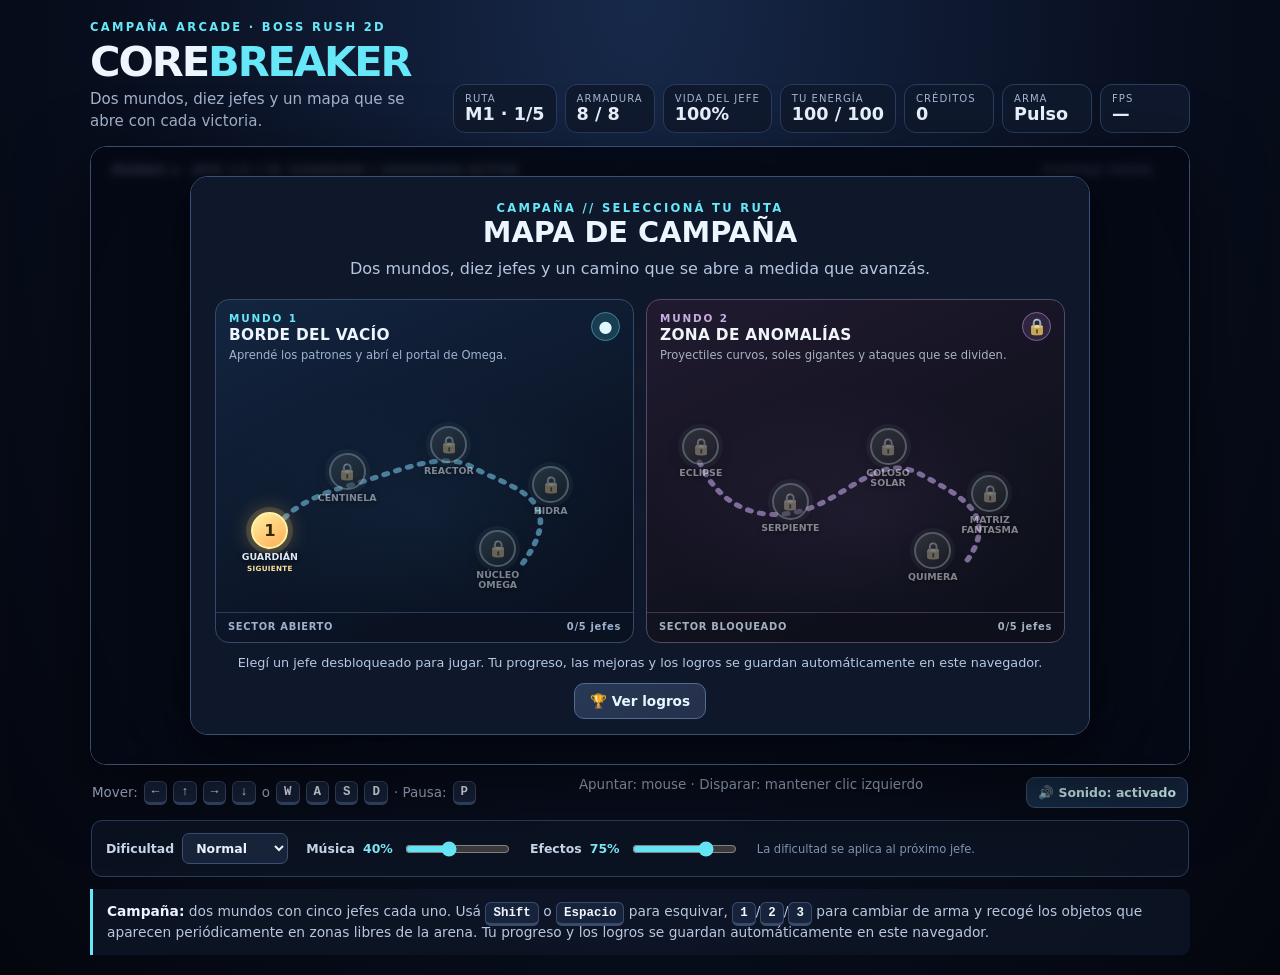
<file: Corebreaker/corebreaker_project_v1.6/index.html>
<!DOCTYPE html>
<html lang="es">
<head>
  <meta charset="UTF-8">
  <meta name="viewport" content="width=device-width, initial-scale=1">
  <title>COREBREAKER — Campaña 2D</title>
  <link rel="stylesheet" href="style.css">
</head>
<body>
  <main class="wrap">
    <header>
      <div class="brand">
        <div class="eyebrow">Campaña arcade · Boss rush 2D</div>
        <h1>CORE<span>BREAKER</span></h1>
        <p class="subtitle">Dos mundos, diez jefes y un mapa que se abre con cada victoria.</p>
      </div>
      <div class="stats">
        <div class="stat"><span>Ruta</span><strong id="levelStat">M1 · 1/5</strong></div>
        <div class="stat"><span>Armadura</span><strong id="armorStat">8 / 8</strong></div>
        <div class="stat"><span>Vida del jefe</span><strong id="bossStat">100%</strong></div>
        <div class="stat"><span>Tu energía</span><strong id="playerStat">100 / 100</strong></div>
        <div class="stat"><span>Créditos</span><strong id="creditsStat">0</strong></div>
        <div class="stat"><span>Arma</span><strong id="weaponStat">Pulso</strong></div>
        <div class="stat"><span>FPS</span><strong id="fpsStat">—</strong></div>
      </div>
    </header>

    <section class="arena">
      <canvas id="game" width="960" height="540" tabindex="0" aria-label="Juego Corebreaker"></canvas>
      <section class="combat-hud" id="combatHud" hidden aria-label="Indicadores de combate">
        <div class="boss-hud-line"><strong id="bossNameHud">EL GUARDIÁN</strong><span id="phaseHud" class="phase-pill">FASE 1</span><span id="bossPercentHud">100%</span></div>
        <div class="boss-health-track"><span id="bossHealthFill"></span></div>
        <div class="player-hud-line">
          <span id="weaponHud">Arma: Pulso [1]</span>
          <span id="dashHud">Esquiva disponible</span>
          <span id="buffHud">Sin efectos</span>
        </div>
        <div class="dash-track"><span id="dashFill"></span></div>
      </section>
      <div class="overlay" id="overlay">
        <div class="dialog">
          <div class="eyebrow" id="overlayEyebrow">CAMPAÑA // SELECCIONÁ TU RUTA</div>
          <h2 id="overlayTitle">MAPA DE CAMPAÑA</h2>
          <p id="overlayText">Elegí un nodo desbloqueado para entrar al combate. Los jefes derrotados se pueden repetir.</p>
          <section id="mapPanel" class="world-map" aria-label="Mapa de campaña">
            <div id="mapWorlds" class="worlds-grid"></div>
            <p id="mapMessage" class="map-message">¡La campaña empezó! Tocá el nodo 1 del Mundo 1 para comenzar.</p>
            <button id="achievementsBtn" class="secondary-button" type="button">🏆 Ver logros</button>
          </section>
          <section id="achievementsPanel" class="achievements hidden" aria-label="Logros de la campaña">
            <div class="achievement-summary"><strong id="achievementCount">0 / 10 logros</strong><span>Se guardan automáticamente en este navegador.</span></div>
            <div id="achievementItems" class="achievement-items"></div>
          </section>
          <section id="shopPanel" class="shop hidden" aria-label="Tienda de mejoras">
            <div class="shop-heading">
              <div>
                <div class="eyebrow">Preparación para el próximo combate</div>
                <h3>Tienda de mejoras</h3>
              </div>
              <div class="shop-wallet"><span>Créditos</span><strong id="shopCredits">0</strong></div>
            </div>
            <h4 class="shop-section-title">Mejoras de la nave</h4>
            <div id="shopItems" class="shop-items"></div>
            <h4 class="shop-section-title">Arsenal · equipá un arma o desbloqueá otra</h4>
            <div id="weaponItems" class="shop-items weapon-items"></div>
            <p class="shop-note" id="shopNote">Comprá mejoras antes de continuar. Las armas y las mejoras se guardan durante la campaña.</p>
          </section>
          <button id="startBtn">Iniciar combate</button>
        </div>
      </div>
    </section>

    <div class="bottom">
      <div class="keys">
        <span>Mover:</span><kbd>←</kbd><kbd>↑</kbd><kbd>→</kbd><kbd>↓</kbd>
        <span>o</span><kbd>W</kbd><kbd>A</kbd><kbd>S</kbd><kbd>D</kbd>
        <span>· Pausa:</span><kbd>P</kbd>
      </div>
      <div>Apuntar: mouse · Disparar: mantener clic izquierdo</div>
      <button id="soundToggle" class="sound-toggle" type="button" aria-pressed="true" title="Activar o silenciar la música y los efectos">🔊 Sonido: activado</button>
    </div>

    <section class="settings-strip" aria-label="Ajustes del juego">
      <label class="setting-control difficulty-control">Dificultad
        <select id="difficultySelect" aria-label="Dificultad para los próximos combates">
          <option value="easy">Tranquila</option>
          <option value="normal" selected>Normal</option>
          <option value="hard">Difícil</option>
        </select>
      </label>
      <label class="setting-control volume-control">Música <span id="musicVolumeLabel">40%</span>
        <input id="musicVolume" type="range" min="0" max="100" step="5" value="40" aria-label="Volumen de música">
      </label>
      <label class="setting-control volume-control">Efectos <span id="sfxVolumeLabel">75%</span>
        <input id="sfxVolume" type="range" min="0" max="100" step="5" value="75" aria-label="Volumen de efectos de sonido">
      </label>
      <span class="settings-note">La dificultad se aplica al próximo jefe.</span>
    </section>

    <div class="tip">
      <strong>Campaña:</strong> dos mundos con cinco jefes cada uno. Usá <kbd>Shift</kbd> o <kbd>Espacio</kbd> para esquivar, <kbd>1</kbd>/<kbd>2</kbd>/<kbd>3</kbd> para cambiar de arma y recogé los objetos que aparecen periódicamente en zonas libres de la arena. Tu progreso y los logros se guardan automáticamente en este navegador.
    </div>
    <div id="achievementToast" class="achievement-toast hidden" role="status" aria-live="polite"></div>
  </main>
  <script src="game.js" defer></script>
</body>
</html>
</file>
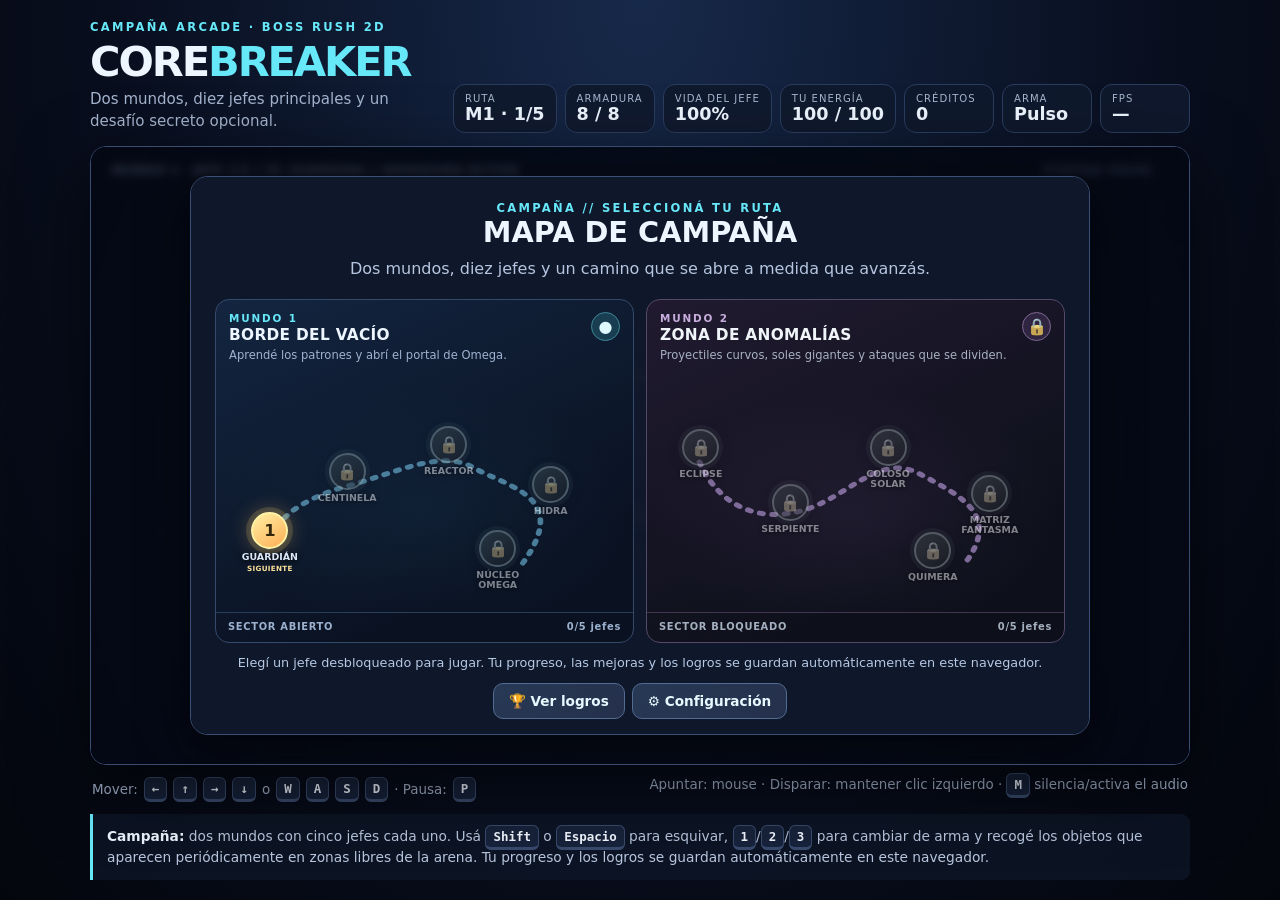
<file: Corebreaker/corebreaker_project_v1.7.1/index.html>
<!DOCTYPE html>
<html lang="es">
<head>
  <meta charset="UTF-8">
  <meta name="viewport" content="width=device-width, initial-scale=1">
  <title>COREBREAKER — Campaña 2D</title>
  <link rel="stylesheet" href="style.css">
</head>
<body>
  <main class="wrap">
    <header>
      <div class="brand">
        <div class="eyebrow">Campaña arcade · Boss rush 2D</div>
        <h1>CORE<span>BREAKER</span></h1>
        <p class="subtitle">Dos mundos, diez jefes principales y un desafío secreto opcional.</p>
      </div>
      <div class="stats">
        <div class="stat"><span>Ruta</span><strong id="levelStat">M1 · 1/5</strong></div>
        <div class="stat"><span>Armadura</span><strong id="armorStat">8 / 8</strong></div>
        <div class="stat"><span>Vida del jefe</span><strong id="bossStat">100%</strong></div>
        <div class="stat"><span>Tu energía</span><strong id="playerStat">100 / 100</strong></div>
        <div class="stat"><span>Créditos</span><strong id="creditsStat">0</strong></div>
        <div class="stat"><span>Arma</span><strong id="weaponStat">Pulso</strong></div>
        <div class="stat"><span>FPS</span><strong id="fpsStat">—</strong></div>
      </div>
    </header>

    <section class="arena">
      <canvas id="game" width="960" height="540" tabindex="0" aria-label="Juego Corebreaker"></canvas>
      <section class="combat-hud" id="combatHud" hidden aria-label="Indicadores de combate">
        <div class="boss-hud-line"><strong id="bossNameHud">EL GUARDIÁN</strong><span id="phaseHud" class="phase-pill">FASE 1</span><span id="bossPercentHud">100%</span></div>
        <div class="boss-health-track"><span id="bossHealthFill"></span></div>
        <div class="player-hud-line">
          <span id="weaponHud">Arma: Pulso [1]</span>
          <span id="dashHud">Esquiva disponible</span>
          <span id="buffHud">Sin efectos</span>
        </div>
        <div class="dash-track"><span id="dashFill"></span></div>
      </section>
      <div class="overlay" id="overlay">
        <div class="dialog">
          <div class="eyebrow" id="overlayEyebrow">CAMPAÑA // SELECCIONÁ TU RUTA</div>
          <h2 id="overlayTitle">MAPA DE CAMPAÑA</h2>
          <p id="overlayText">Elegí un nodo desbloqueado para entrar al combate. Los jefes derrotados se pueden repetir.</p>
          <section id="mapPanel" class="world-map" aria-label="Mapa de campaña">
            <div id="mapWorlds" class="worlds-grid"></div>
            <p id="mapMessage" class="map-message">¡La campaña empezó! Tocá el nodo 1 del Mundo 1 para comenzar.</p>
            <section id="secretBossPanel" class="secret-boss hidden" aria-label="Desafío secreto">
              <div class="secret-kicker">⚠ RUTA OCULTA DESBLOQUEADA</div>
              <h3>EL ARQUITECTO DEL VACÍO</h3>
              <p>Completaste los diez jefes. Este desafío opcional no reemplaza el final ni cambia la ruta principal.</p>
              <button id="secretBossBtn" class="secret-boss-button" type="button" data-boss-index="10">Desafiar al jefe secreto</button>
            </section>
            <div class="map-actions">
              <button id="newCampaignBtn" class="secondary-button hidden" type="button">↻ Nueva campaña</button>
              <button id="achievementsBtn" class="secondary-button" type="button">🏆 Ver logros</button>
              <button id="settingsBtn" class="secondary-button" type="button">⚙ Configuración</button>
            </div>
          </section>
          <section id="achievementsPanel" class="achievements hidden" aria-label="Logros de la campaña">
            <div class="achievement-summary"><strong id="achievementCount">0 / 10 logros</strong><span>Se guardan automáticamente en este navegador.</span></div>
            <div id="achievementItems" class="achievement-items"></div>
          </section>
          <section id="settingsPanel" class="settings-panel hidden" aria-label="Configuración del juego">
            <div class="settings-heading">
              <span class="settings-icon">⚙</span>
              <div><h3>Configuración</h3><p>Personalizá el audio y la dificultad.</p></div>
            </div>
            <div class="settings-section">
              <h4>Audio</h4>
              <button id="soundToggle" class="sound-toggle" type="button" aria-pressed="true" title="Activar o silenciar música y efectos">🔊 Sonido: activado</button>
              <label class="setting-control volume-control">Música <span id="musicVolumeLabel">40%</span>
                <input id="musicVolume" type="range" min="0" max="100" step="5" value="40" aria-label="Volumen de música">
              </label>
              <label class="setting-control volume-control">Efectos de sonido <span id="sfxVolumeLabel">75%</span>
                <input id="sfxVolume" type="range" min="0" max="100" step="5" value="75" aria-label="Volumen de efectos de sonido">
              </label>
            </div>
            <div class="settings-section">
              <h4>Jugabilidad</h4>
              <label class="setting-control difficulty-control">Dificultad para próximos combates
                <select id="difficultySelect" aria-label="Dificultad para los próximos combates">
                  <option value="easy">Tranquila</option>
                  <option value="normal" selected>Normal</option>
                  <option value="hard">Difícil</option>
                </select>
              </label>
              <p class="settings-note">La dificultad se aplica al iniciar el próximo jefe. Si el jefe secreto se te hace demasiado difícil, probá Tranquila sin perder tu progreso.</p>
            </div>
          </section>
          <section id="shopPanel" class="shop hidden" aria-label="Tienda de mejoras">
            <div class="shop-heading">
              <div>
                <div class="eyebrow">Preparación para el próximo combate</div>
                <h3>Tienda de mejoras</h3>
              </div>
              <div class="shop-wallet"><span>Créditos</span><strong id="shopCredits">0</strong></div>
            </div>
            <h4 class="shop-section-title">Mejoras de la nave</h4>
            <div id="shopItems" class="shop-items"></div>
            <h4 class="shop-section-title">Arsenal · equipá un arma o desbloqueá otra</h4>
            <div id="weaponItems" class="shop-items weapon-items"></div>
            <p class="shop-note" id="shopNote">Comprá mejoras antes de continuar. Las armas y las mejoras se guardan durante la campaña.</p>
          </section>
          <button id="startBtn">Iniciar combate</button>
        </div>
      </div>
    </section>

    <div class="bottom">
      <div class="keys">
        <span>Mover:</span><kbd>←</kbd><kbd>↑</kbd><kbd>→</kbd><kbd>↓</kbd>
        <span>o</span><kbd>W</kbd><kbd>A</kbd><kbd>S</kbd><kbd>D</kbd>
        <span>· Pausa:</span><kbd>P</kbd>
      </div>
      <div>Apuntar: mouse · Disparar: mantener clic izquierdo · <kbd>M</kbd> silencia/activa el audio</div>
    </div>

    <div class="tip">
      <strong>Campaña:</strong> dos mundos con cinco jefes cada uno. Usá <kbd>Shift</kbd> o <kbd>Espacio</kbd> para esquivar, <kbd>1</kbd>/<kbd>2</kbd>/<kbd>3</kbd> para cambiar de arma y recogé los objetos que aparecen periódicamente en zonas libres de la arena. Tu progreso y los logros se guardan automáticamente en este navegador.
    </div>
    <div id="achievementToast" class="achievement-toast hidden" role="status" aria-live="polite"></div>
  </main>
  <script src="game.js" defer></script>
</body>
</html>
</file>
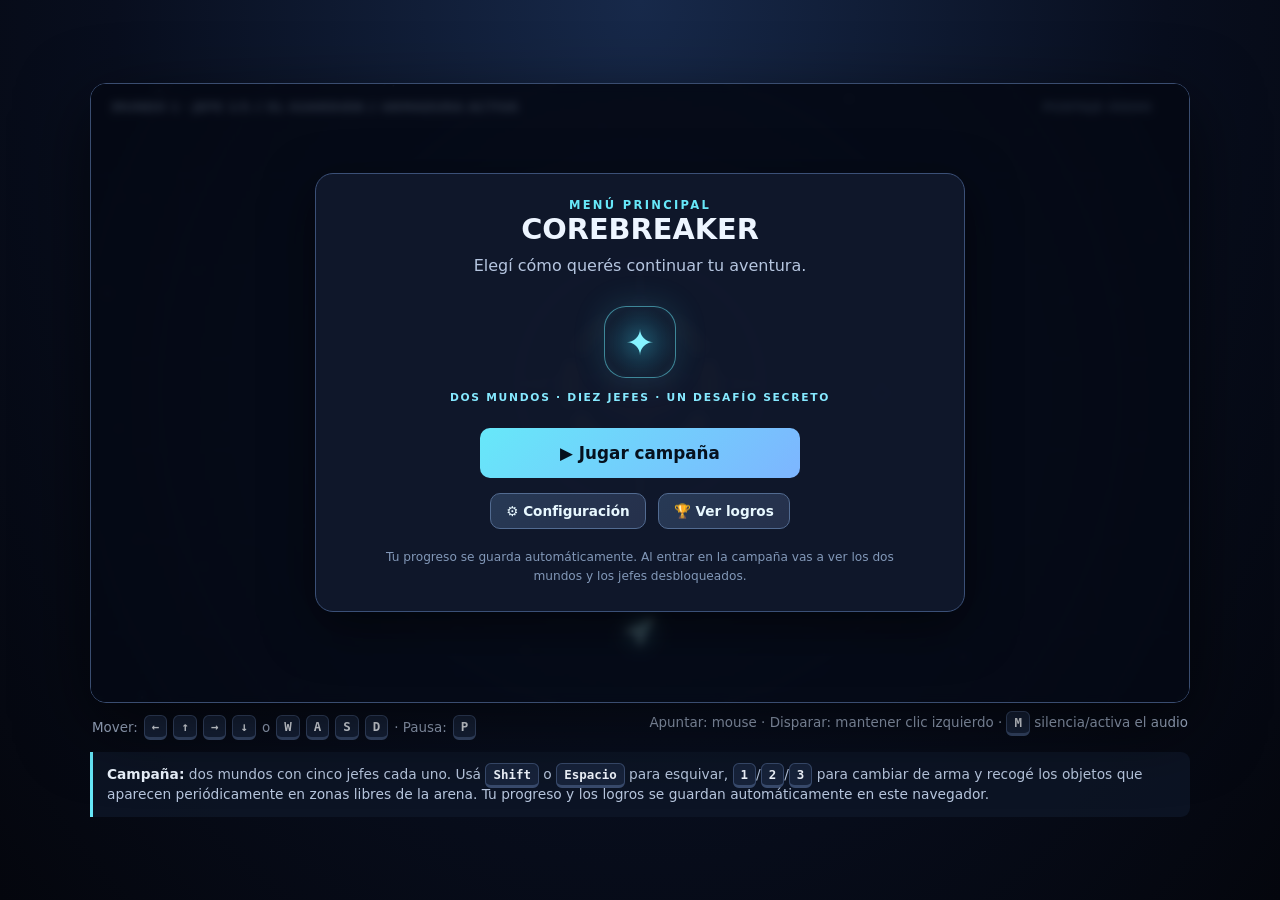
<file: Corebreaker/corebreaker_project_v1.7.3/index.html>
<!DOCTYPE html>
<html lang="es">
<head>
  <meta charset="UTF-8">
  <meta name="viewport" content="width=device-width, initial-scale=1">
  <title>COREBREAKER — Campaña 2D</title>
  <link rel="stylesheet" href="style.css">
</head>
<body>
  <main class="wrap">
    <header>
      <div class="brand">
        <div class="eyebrow">Campaña arcade · Boss rush 2D</div>
        <h1>CORE<span>BREAKER</span></h1>
        <p class="subtitle">Dos mundos, diez jefes principales y un desafío secreto opcional.</p>
      </div>
      <div class="stats">
        <div class="stat"><span>Ruta</span><strong id="levelStat">M1 · 1/5</strong></div>
        <div class="stat"><span>Armadura</span><strong id="armorStat">8 / 8</strong></div>
        <div class="stat"><span>Vida del jefe</span><strong id="bossStat">100%</strong></div>
        <div class="stat"><span>Tu energía</span><strong id="playerStat">100 / 100</strong></div>
        <div class="stat"><span>Créditos</span><strong id="creditsStat">0</strong></div>
        <div class="stat"><span>Arma</span><strong id="weaponStat">Pulso</strong></div>
        <div class="stat"><span>FPS</span><strong id="fpsStat">—</strong></div>
      </div>
    </header>

    <section class="combat-hud" id="combatHud" hidden aria-label="Indicadores de combate">
      <div class="combat-hud-boss">
        <div class="boss-hud-line"><strong id="bossNameHud">EL GUARDIÁN</strong><span id="phaseHud" class="phase-pill">FASE 1</span><span id="bossPercentHud">100%</span></div>
        <div class="boss-health-track"><span id="bossHealthFill"></span></div>
      </div>
      <div class="combat-hud-player">
        <div class="player-hud-line">
          <span id="weaponHud">Arma: Pulso [1]</span>
          <span id="dashHud">Esquiva lista</span>
          <span id="buffHud">Sin efectos</span>
        </div>
        <div class="dash-track" aria-label="Recarga de la esquiva"><span id="dashFill"></span></div>
      </div>
    </section>

    <section class="arena">
      <canvas id="game" width="960" height="540" tabindex="0" aria-label="Juego Corebreaker"></canvas>
      <div class="overlay" id="overlay">
        <div class="dialog">
          <div class="eyebrow" id="overlayEyebrow">MENÚ PRINCIPAL</div>
          <h2 id="overlayTitle">COREBREAKER</h2>
          <p id="overlayText">Elegí cómo querés continuar tu aventura.</p>
          <section id="mainMenuPanel" class="main-menu-panel" aria-label="Menú principal">
            <div class="main-menu-emblem" aria-hidden="true">✦</div>
            <p class="main-menu-tagline">DOS MUNDOS · DIEZ JEFES · UN DESAFÍO SECRETO</p>
            <button id="playCampaignBtn" class="main-menu-play" type="button">▶ Jugar campaña</button>
            <div class="main-menu-secondary">
              <button id="mainMenuSettingsBtn" class="secondary-button" type="button">⚙ Configuración</button>
              <button id="mainMenuAchievementsBtn" class="secondary-button" type="button">🏆 Ver logros</button>
            </div>
            <p class="main-menu-note">Tu progreso se guarda automáticamente. Al entrar en la campaña vas a ver los dos mundos y los jefes desbloqueados.</p>
          </section>
          <section id="mapPanel" class="world-map hidden" aria-label="Mapa de campaña">
            <div id="mapWorlds" class="worlds-grid"></div>
            <p id="mapMessage" class="map-message">¡La campaña empezó! Tocá el nodo 1 del Mundo 1 para comenzar.</p>
            <section id="secretBossPanel" class="secret-boss hidden" aria-label="Desafío secreto">
              <div class="secret-kicker">⚠ RUTA OCULTA DESBLOQUEADA</div>
              <h3>EL ARQUITECTO DEL VACÍO</h3>
              <p>Completaste los diez jefes. Este desafío opcional no reemplaza el final ni cambia la ruta principal.</p>
              <button id="secretBossBtn" class="secret-boss-button" type="button" data-boss-index="10">Desafiar al jefe secreto</button>
            </section>
            <div class="map-actions">
              <button id="backToMenuBtn" class="secondary-button" type="button">⌂ Menú principal</button>
              <button id="newCampaignBtn" class="secondary-button hidden" type="button">↻ Nueva campaña</button>
              <button id="achievementsBtn" class="secondary-button" type="button">🏆 Ver logros</button>
              <button id="settingsBtn" class="secondary-button" type="button">⚙ Configuración</button>
            </div>
          </section>
          <section id="achievementsPanel" class="achievements hidden" aria-label="Logros de la campaña">
            <div class="achievement-summary"><strong id="achievementCount">0 / 10 logros</strong><span>Se guardan automáticamente en este navegador.</span></div>
            <div id="achievementItems" class="achievement-items"></div>
          </section>
          <section id="settingsPanel" class="settings-panel hidden" aria-label="Configuración del juego">
            <div class="settings-heading">
              <span class="settings-icon">⚙</span>
              <div><h3>Configuración</h3><p>Personalizá el audio y la dificultad.</p></div>
            </div>
            <div class="settings-section">
              <h4>Audio</h4>
              <button id="soundToggle" class="sound-toggle" type="button" aria-pressed="true" title="Activar o silenciar música y efectos">🔊 Sonido: activado</button>
              <label class="setting-control volume-control">Música <span id="musicVolumeLabel">40%</span>
                <input id="musicVolume" type="range" min="0" max="100" step="5" value="40" aria-label="Volumen de música">
              </label>
              <label class="setting-control volume-control">Efectos de sonido <span id="sfxVolumeLabel">75%</span>
                <input id="sfxVolume" type="range" min="0" max="100" step="5" value="75" aria-label="Volumen de efectos de sonido">
              </label>
            </div>
            <div class="settings-section">
              <h4>Jugabilidad</h4>
              <label class="setting-control difficulty-control">Dificultad para próximos combates
                <select id="difficultySelect" aria-label="Dificultad para los próximos combates">
                  <option value="easy">Tranquila</option>
                  <option value="normal" selected>Normal</option>
                  <option value="hard">Difícil</option>
                </select>
              </label>
              <p class="settings-note">La dificultad se aplica al iniciar el próximo jefe. Si el jefe secreto se te hace demasiado difícil, probá Tranquila sin perder tu progreso.</p>
            </div>
          </section>
          <section id="shopPanel" class="shop hidden" aria-label="Tienda de mejoras">
            <div class="shop-heading">
              <div>
                <div class="eyebrow">Preparación para el próximo combate</div>
                <h3>Tienda de mejoras</h3>
              </div>
              <div class="shop-wallet"><span>Créditos</span><strong id="shopCredits">0</strong></div>
            </div>
            <h4 class="shop-section-title">Mejoras de la nave</h4>
            <div id="shopItems" class="shop-items"></div>
            <h4 class="shop-section-title">Arsenal · equipá un arma o desbloqueá otra</h4>
            <div id="weaponItems" class="shop-items weapon-items"></div>
            <p class="shop-note" id="shopNote">Comprá mejoras antes de continuar. Las armas y las mejoras se guardan durante la campaña.</p>
          </section>
          <button id="startBtn">Iniciar combate</button>
        </div>
      </div>
    </section>

    <div class="bottom">
      <div class="keys">
        <span>Mover:</span><kbd>←</kbd><kbd>↑</kbd><kbd>→</kbd><kbd>↓</kbd>
        <span>o</span><kbd>W</kbd><kbd>A</kbd><kbd>S</kbd><kbd>D</kbd>
        <span>· Pausa:</span><kbd>P</kbd>
      </div>
      <div>Apuntar: mouse · Disparar: mantener clic izquierdo · <kbd>M</kbd> silencia/activa el audio</div>
    </div>

    <div class="tip">
      <strong>Campaña:</strong> dos mundos con cinco jefes cada uno. Usá <kbd>Shift</kbd> o <kbd>Espacio</kbd> para esquivar, <kbd>1</kbd>/<kbd>2</kbd>/<kbd>3</kbd> para cambiar de arma y recogé los objetos que aparecen periódicamente en zonas libres de la arena. Tu progreso y los logros se guardan automáticamente en este navegador.
    </div>
    <div id="achievementToast" class="achievement-toast hidden" role="status" aria-live="polite"></div>
  </main>
  <script src="game.js" defer></script>
</body>
</html>
</file>
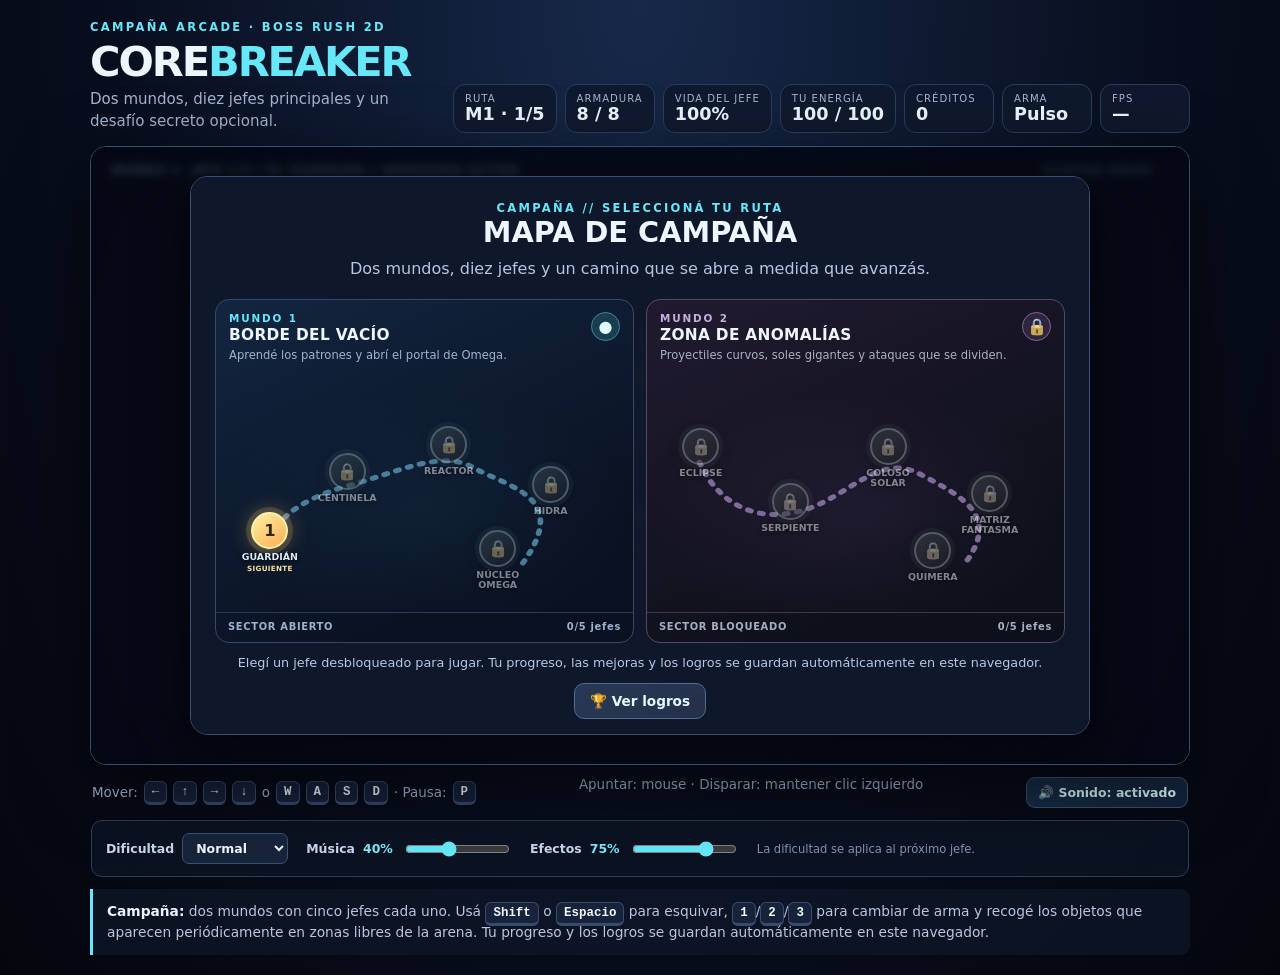
<file: Corebreaker/corebreaker_project_v1.7/index.html>
<!DOCTYPE html>
<html lang="es">
<head>
  <meta charset="UTF-8">
  <meta name="viewport" content="width=device-width, initial-scale=1">
  <title>COREBREAKER — Campaña 2D</title>
  <link rel="stylesheet" href="style.css">
</head>
<body>
  <main class="wrap">
    <header>
      <div class="brand">
        <div class="eyebrow">Campaña arcade · Boss rush 2D</div>
        <h1>CORE<span>BREAKER</span></h1>
        <p class="subtitle">Dos mundos, diez jefes principales y un desafío secreto opcional.</p>
      </div>
      <div class="stats">
        <div class="stat"><span>Ruta</span><strong id="levelStat">M1 · 1/5</strong></div>
        <div class="stat"><span>Armadura</span><strong id="armorStat">8 / 8</strong></div>
        <div class="stat"><span>Vida del jefe</span><strong id="bossStat">100%</strong></div>
        <div class="stat"><span>Tu energía</span><strong id="playerStat">100 / 100</strong></div>
        <div class="stat"><span>Créditos</span><strong id="creditsStat">0</strong></div>
        <div class="stat"><span>Arma</span><strong id="weaponStat">Pulso</strong></div>
        <div class="stat"><span>FPS</span><strong id="fpsStat">—</strong></div>
      </div>
    </header>

    <section class="arena">
      <canvas id="game" width="960" height="540" tabindex="0" aria-label="Juego Corebreaker"></canvas>
      <section class="combat-hud" id="combatHud" hidden aria-label="Indicadores de combate">
        <div class="boss-hud-line"><strong id="bossNameHud">EL GUARDIÁN</strong><span id="phaseHud" class="phase-pill">FASE 1</span><span id="bossPercentHud">100%</span></div>
        <div class="boss-health-track"><span id="bossHealthFill"></span></div>
        <div class="player-hud-line">
          <span id="weaponHud">Arma: Pulso [1]</span>
          <span id="dashHud">Esquiva disponible</span>
          <span id="buffHud">Sin efectos</span>
        </div>
        <div class="dash-track"><span id="dashFill"></span></div>
      </section>
      <div class="overlay" id="overlay">
        <div class="dialog">
          <div class="eyebrow" id="overlayEyebrow">CAMPAÑA // SELECCIONÁ TU RUTA</div>
          <h2 id="overlayTitle">MAPA DE CAMPAÑA</h2>
          <p id="overlayText">Elegí un nodo desbloqueado para entrar al combate. Los jefes derrotados se pueden repetir.</p>
          <section id="mapPanel" class="world-map" aria-label="Mapa de campaña">
            <div id="mapWorlds" class="worlds-grid"></div>
            <p id="mapMessage" class="map-message">¡La campaña empezó! Tocá el nodo 1 del Mundo 1 para comenzar.</p>
            <section id="secretBossPanel" class="secret-boss hidden" aria-label="Desafío secreto">
              <div class="secret-kicker">⚠ RUTA OCULTA DESBLOQUEADA</div>
              <h3>EL ARQUITECTO DEL VACÍO</h3>
              <p>Completaste los diez jefes. Este desafío opcional no reemplaza el final ni cambia la ruta principal.</p>
              <button id="secretBossBtn" class="secret-boss-button" type="button" data-boss-index="10">Desafiar al jefe secreto</button>
            </section>
            <div class="map-actions">
              <button id="newCampaignBtn" class="secondary-button hidden" type="button">↻ Nueva campaña</button>
              <button id="achievementsBtn" class="secondary-button" type="button">🏆 Ver logros</button>
            </div>
          </section>
          <section id="achievementsPanel" class="achievements hidden" aria-label="Logros de la campaña">
            <div class="achievement-summary"><strong id="achievementCount">0 / 10 logros</strong><span>Se guardan automáticamente en este navegador.</span></div>
            <div id="achievementItems" class="achievement-items"></div>
          </section>
          <section id="shopPanel" class="shop hidden" aria-label="Tienda de mejoras">
            <div class="shop-heading">
              <div>
                <div class="eyebrow">Preparación para el próximo combate</div>
                <h3>Tienda de mejoras</h3>
              </div>
              <div class="shop-wallet"><span>Créditos</span><strong id="shopCredits">0</strong></div>
            </div>
            <h4 class="shop-section-title">Mejoras de la nave</h4>
            <div id="shopItems" class="shop-items"></div>
            <h4 class="shop-section-title">Arsenal · equipá un arma o desbloqueá otra</h4>
            <div id="weaponItems" class="shop-items weapon-items"></div>
            <p class="shop-note" id="shopNote">Comprá mejoras antes de continuar. Las armas y las mejoras se guardan durante la campaña.</p>
          </section>
          <button id="startBtn">Iniciar combate</button>
        </div>
      </div>
    </section>

    <div class="bottom">
      <div class="keys">
        <span>Mover:</span><kbd>←</kbd><kbd>↑</kbd><kbd>→</kbd><kbd>↓</kbd>
        <span>o</span><kbd>W</kbd><kbd>A</kbd><kbd>S</kbd><kbd>D</kbd>
        <span>· Pausa:</span><kbd>P</kbd>
      </div>
      <div>Apuntar: mouse · Disparar: mantener clic izquierdo</div>
      <button id="soundToggle" class="sound-toggle" type="button" aria-pressed="true" title="Activar o silenciar la música y los efectos">🔊 Sonido: activado</button>
    </div>

    <section class="settings-strip" aria-label="Ajustes del juego">
      <label class="setting-control difficulty-control">Dificultad
        <select id="difficultySelect" aria-label="Dificultad para los próximos combates">
          <option value="easy">Tranquila</option>
          <option value="normal" selected>Normal</option>
          <option value="hard">Difícil</option>
        </select>
      </label>
      <label class="setting-control volume-control">Música <span id="musicVolumeLabel">40%</span>
        <input id="musicVolume" type="range" min="0" max="100" step="5" value="40" aria-label="Volumen de música">
      </label>
      <label class="setting-control volume-control">Efectos <span id="sfxVolumeLabel">75%</span>
        <input id="sfxVolume" type="range" min="0" max="100" step="5" value="75" aria-label="Volumen de efectos de sonido">
      </label>
      <span class="settings-note">La dificultad se aplica al próximo jefe.</span>
    </section>

    <div class="tip">
      <strong>Campaña:</strong> dos mundos con cinco jefes cada uno. Usá <kbd>Shift</kbd> o <kbd>Espacio</kbd> para esquivar, <kbd>1</kbd>/<kbd>2</kbd>/<kbd>3</kbd> para cambiar de arma y recogé los objetos que aparecen periódicamente en zonas libres de la arena. Tu progreso y los logros se guardan automáticamente en este navegador.
    </div>
    <div id="achievementToast" class="achievement-toast hidden" role="status" aria-live="polite"></div>
  </main>
  <script src="game.js" defer></script>
</body>
</html>
</file>
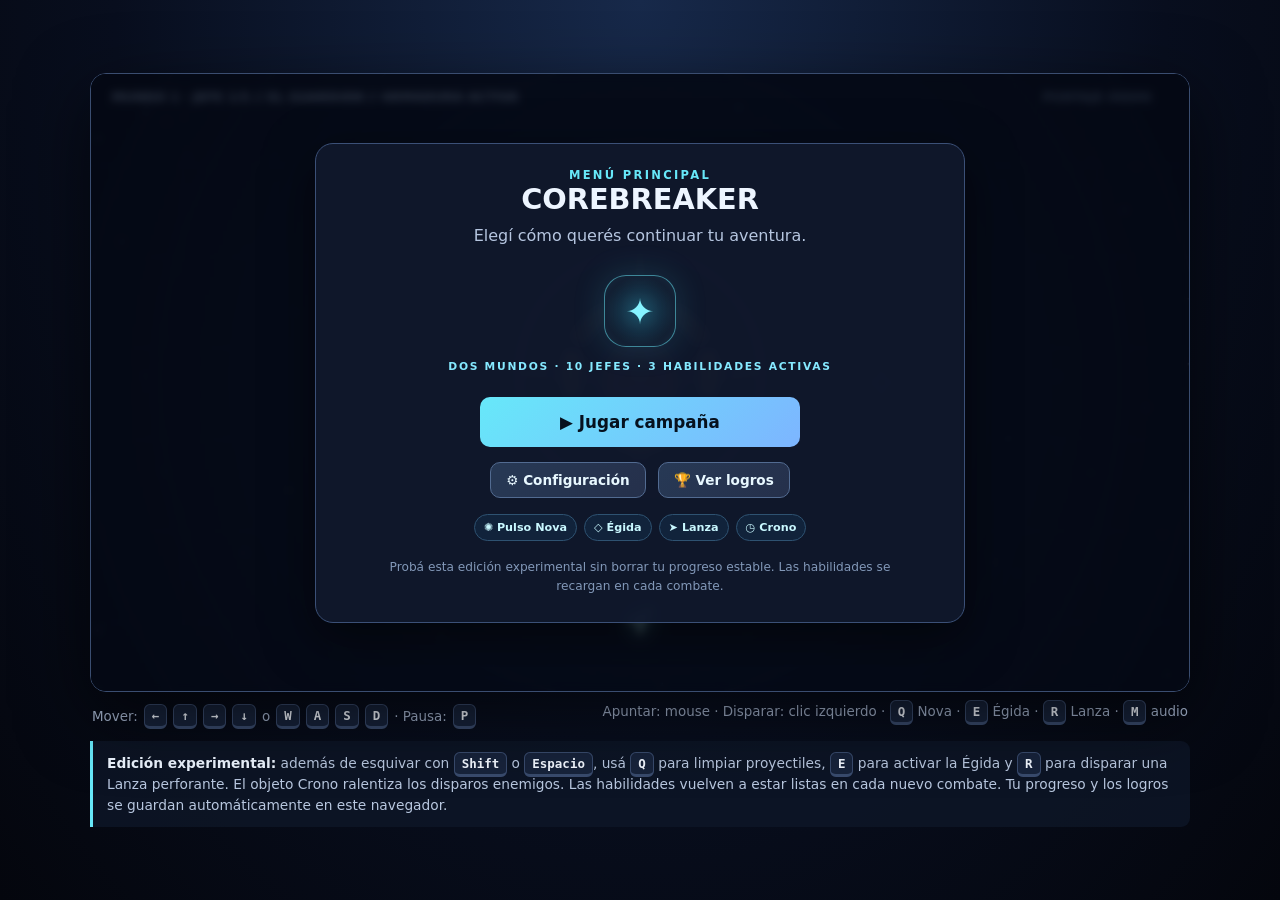
<file: Corebreaker/corebreaker_project_v1.8.1/index.html>
<!DOCTYPE html>
<html lang="es">
<head>
  <meta charset="UTF-8">
  <meta name="viewport" content="width=device-width, initial-scale=1">
  <title>COREBREAKER 3.1 — Overdrive</title>
  <link rel="stylesheet" href="style.css">
</head>
<body>
  <main class="wrap">
    <header>
      <div class="brand">
        <div class="eyebrow">Campaña arcade · Boss rush 2D</div>
        <h1>CORE<span>BREAKER</span></h1>
        <p class="subtitle">Edición experimental 3.1 · Overdrive · Mundos compactos y selección rápida de jefes.</p>
      </div>
      <div class="stats">
        <div class="stat"><span>Ruta</span><strong id="levelStat">M1 · 1/5</strong></div>
        <div class="stat"><span>Armadura</span><strong id="armorStat">8 / 8</strong></div>
        <div class="stat"><span>Vida del jefe</span><strong id="bossStat">100%</strong></div>
        <div class="stat"><span>Tu energía</span><strong id="playerStat">100 / 100</strong></div>
        <div class="stat"><span>Créditos</span><strong id="creditsStat">0</strong></div>
        <div class="stat"><span>Arma</span><strong id="weaponStat">Pulso</strong></div>
        <div class="stat"><span>Racha</span><strong id="comboStat">x0</strong></div>
        <div class="stat"><span>FPS</span><strong id="fpsStat">—</strong></div>
      </div>
    </header>

    <section class="combat-hud" id="combatHud" hidden aria-label="Indicadores de combate">
      <div class="combat-hud-boss">
        <div class="boss-hud-line"><strong id="bossNameHud">EL GUARDIÁN</strong><span id="phaseHud" class="phase-pill">FASE 1</span><span id="bossPercentHud">100%</span></div>
        <div class="boss-health-track"><span id="bossHealthFill"></span></div>
      </div>
      <div class="combat-hud-player">
        <div class="player-hud-line">
          <span id="weaponHud">Arma: Pulso [1]</span>
          <span id="dashHud">Esquiva lista</span>
          <span id="buffHud">Sin efectos</span>
        </div>
        <div class="dash-track" aria-label="Recarga de la esquiva"><span id="dashFill"></span></div>
      </div>
    </section>

    <section class="skill-hud" id="skillHud" hidden aria-label="Habilidades activas">
      <button class="skill-card nova-skill" id="abilityNovaButton" type="button" aria-label="Pulso Nova, tecla Q">
        <span class="skill-key">Q</span><span class="skill-art">✺</span>
        <span class="skill-copy"><strong>PULSO NOVA</strong><small id="abilityNovaStatus">LISTO · limpia proyectiles cercanos</small><span class="skill-meter"><i id="abilityNovaFill"></i></span></span>
      </button>
      <button class="skill-card aegis-skill" id="abilityAegisButton" type="button" aria-label="Égida de fase, tecla E">
        <span class="skill-key">E</span><span class="skill-art">◇</span>
        <span class="skill-copy"><strong>ÉGIDA DE FASE</strong><small id="abilityAegisStatus">LISTA · invulnerabilidad breve</small><span class="skill-meter"><i id="abilityAegisFill"></i></span></span>
      </button>
      <button class="skill-card lance-skill" id="abilityLanceButton" type="button" aria-label="Lanza de ruptura, tecla R">
        <span class="skill-key">R</span><span class="skill-art">➤</span>
        <span class="skill-copy"><strong>LANZA DE RUPTURA</strong><small id="abilityLanceStatus">LISTA · daño concentrado</small><span class="skill-meter"><i id="abilityLanceFill"></i></span></span>
      </button>
    </section>

    <section class="arena">
      <canvas id="game" width="960" height="540" tabindex="0" aria-label="Juego Corebreaker"></canvas>
      <div class="overlay" id="overlay">
        <div class="dialog">
          <div class="eyebrow" id="overlayEyebrow">MENÚ PRINCIPAL</div>
          <h2 id="overlayTitle">COREBREAKER</h2>
          <p id="overlayText">Elegí cómo querés continuar tu aventura.</p>
          <section id="mainMenuPanel" class="main-menu-panel" aria-label="Menú principal">
            <div class="main-menu-emblem" aria-hidden="true">✦</div>
            <p class="main-menu-tagline">DOS MUNDOS · 10 JEFES · 3 HABILIDADES ACTIVAS</p>
            <button id="playCampaignBtn" class="main-menu-play" type="button">▶ Jugar campaña</button>
            <div class="main-menu-secondary">
              <button id="mainMenuSettingsBtn" class="secondary-button" type="button">⚙ Configuración</button>
              <button id="mainMenuAchievementsBtn" class="secondary-button" type="button">🏆 Ver logros</button>
            </div>
            <div class="experimental-feature-row"><span>✺ Pulso Nova</span><span>◇ Égida</span><span>➤ Lanza</span><span>◷ Crono</span></div><p class="main-menu-note">Probá esta edición experimental sin borrar tu progreso estable. Las habilidades se recargan en cada combate.</p>
          </section>
          <section id="mapPanel" class="world-map hidden" aria-label="Mapa de campaña">
            <div id="mapWorlds" class="worlds-grid"></div>
            <p id="mapMessage" class="map-message">¡La campaña empezó! Tocá el nodo 1 del Mundo 1 para comenzar.</p>
            <section id="secretBossPanel" class="secret-boss hidden" aria-label="Desafío secreto">
              <div class="secret-kicker">⚠ RUTA OCULTA DESBLOQUEADA</div>
              <h3>EL ARQUITECTO DEL VACÍO</h3>
              <p>Completaste los diez jefes. Este desafío opcional no reemplaza el final ni cambia la ruta principal.</p>
              <button id="secretBossBtn" class="secret-boss-button" type="button" data-boss-index="10">Desafiar al jefe secreto</button>
            </section>
            <div class="map-actions">
              <button id="backToMenuBtn" class="secondary-button" type="button">⌂ Menú principal</button>
              <button id="newCampaignBtn" class="secondary-button hidden" type="button">↻ Nueva campaña</button>
              <button id="achievementsBtn" class="secondary-button" type="button">🏆 Ver logros</button>
              <button id="settingsBtn" class="secondary-button" type="button">⚙ Configuración</button>
            </div>
          </section>
          <section id="achievementsPanel" class="achievements hidden" aria-label="Logros de la campaña">
            <div class="achievement-summary"><strong id="achievementCount">0 / 13 logros</strong><span>Se guardan automáticamente en este navegador.</span></div>
            <div id="achievementItems" class="achievement-items"></div>
          </section>
          <section id="settingsPanel" class="settings-panel hidden" aria-label="Configuración del juego">
            <div class="settings-heading">
              <span class="settings-icon">⚙</span>
              <div><h3>Configuración</h3><p>Personalizá el audio y la dificultad.</p></div>
            </div>
            <div class="settings-section">
              <h4>Audio</h4>
              <button id="soundToggle" class="sound-toggle" type="button" aria-pressed="true" title="Activar o silenciar música y efectos">🔊 Sonido: activado</button>
              <label class="setting-control volume-control">Música <span id="musicVolumeLabel">40%</span>
                <input id="musicVolume" type="range" min="0" max="100" step="5" value="40" aria-label="Volumen de música">
              </label>
              <label class="setting-control volume-control">Efectos de sonido <span id="sfxVolumeLabel">75%</span>
                <input id="sfxVolume" type="range" min="0" max="100" step="5" value="75" aria-label="Volumen de efectos de sonido">
              </label>
            </div>
            <div class="settings-section">
              <h4>Jugabilidad</h4>
              <label class="setting-control difficulty-control">Dificultad para próximos combates
                <select id="difficultySelect" aria-label="Dificultad para los próximos combates">
                  <option value="easy">Tranquila</option>
                  <option value="normal" selected>Normal</option>
                  <option value="hard">Difícil</option>
                </select>
              </label>
              <p class="settings-note">La dificultad se aplica al iniciar el próximo jefe. Si el jefe secreto se te hace demasiado difícil, probá Tranquila sin perder tu progreso.</p>
            </div>
          </section>
          <section id="shopPanel" class="shop hidden" aria-label="Tienda de mejoras">
            <div class="shop-heading">
              <div>
                <div class="eyebrow">Preparación para el próximo combate</div>
                <h3>Tienda de mejoras</h3>
              </div>
              <div class="shop-wallet"><span>Créditos</span><strong id="shopCredits">0</strong></div>
            </div>
            <h4 class="shop-section-title">Mejoras de la nave</h4>
            <div id="shopItems" class="shop-items"></div>
            <h4 class="shop-section-title">Arsenal · equipá un arma o desbloqueá otra</h4>
            <div id="weaponItems" class="shop-items weapon-items"></div>
            <p class="shop-note" id="shopNote">Comprá mejoras antes de continuar. Las armas y las mejoras se guardan durante la campaña.</p>
          </section>
          <button id="startBtn">Iniciar combate</button>
        </div>
      </div>
    </section>

    <div class="bottom">
      <div class="keys">
        <span>Mover:</span><kbd>←</kbd><kbd>↑</kbd><kbd>→</kbd><kbd>↓</kbd>
        <span>o</span><kbd>W</kbd><kbd>A</kbd><kbd>S</kbd><kbd>D</kbd>
        <span>· Pausa:</span><kbd>P</kbd>
      </div>
      <div>Apuntar: mouse · Disparar: clic izquierdo · <kbd>Q</kbd> Nova · <kbd>E</kbd> Égida · <kbd>R</kbd> Lanza · <kbd>M</kbd> audio</div>
    </div>

    <div class="tip">
      <strong>Edición experimental:</strong> además de esquivar con <kbd>Shift</kbd> o <kbd>Espacio</kbd>, usá <kbd>Q</kbd> para limpiar proyectiles, <kbd>E</kbd> para activar la Égida y <kbd>R</kbd> para disparar una Lanza perforante. El objeto Crono ralentiza los disparos enemigos. Las habilidades vuelven a estar listas en cada nuevo combate. Tu progreso y los logros se guardan automáticamente en este navegador.
    </div>
    <div id="achievementToast" class="achievement-toast hidden" role="status" aria-live="polite"></div>
  </main>
  <script src="game.js" defer></script>
</body>
</html>
</file>
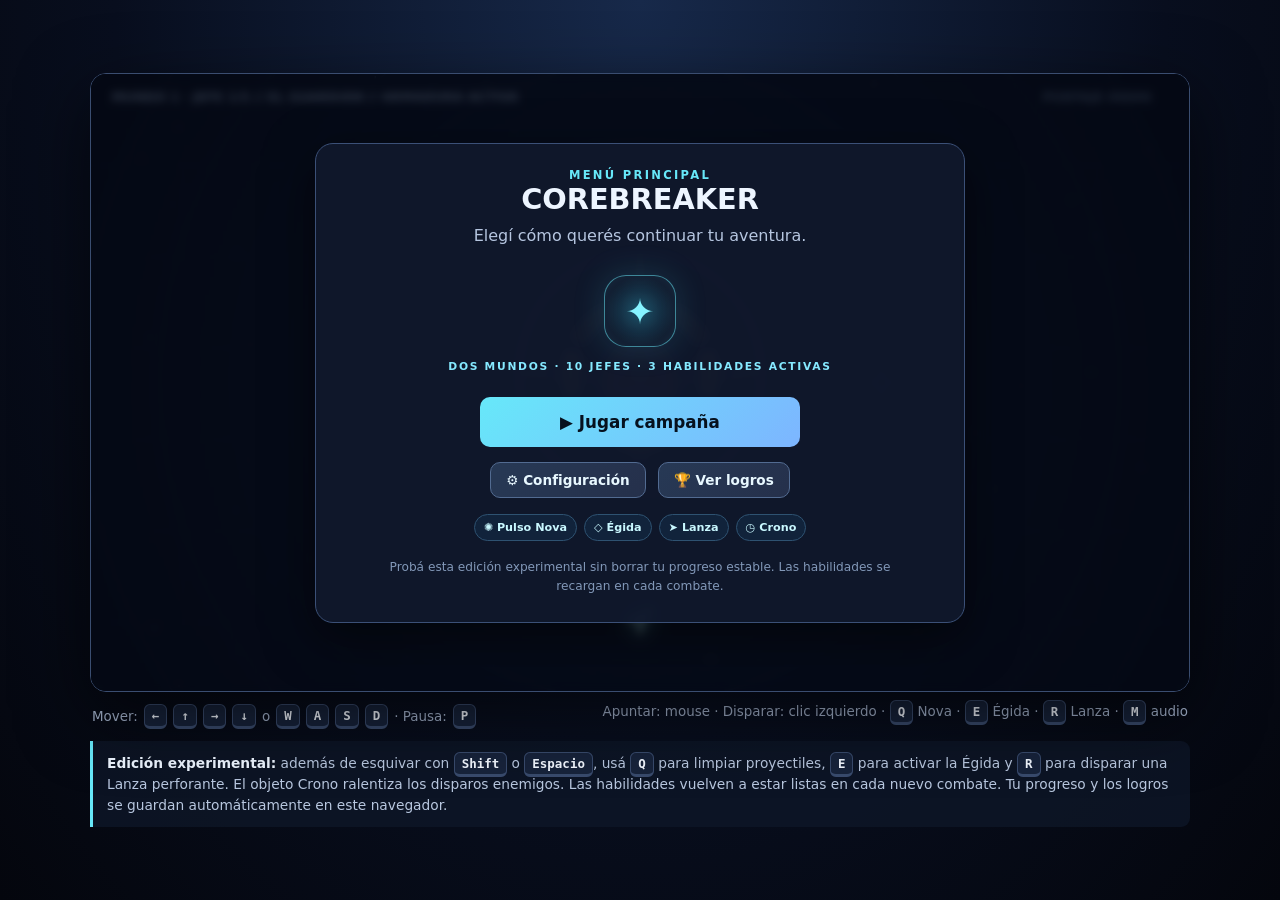
<file: Corebreaker/corebreaker_project_v1.8.2/index.html>
<!DOCTYPE html>
<html lang="es">
<head>
  <meta charset="UTF-8">
  <meta name="viewport" content="width=device-width, initial-scale=1">
  <title>COREBREAKER 3.2 — Overdrive</title>
  <link rel="stylesheet" href="style.css">
</head>
<body>
  <main class="wrap">
    <header>
      <div class="brand">
        <div class="eyebrow">Campaña arcade · Boss rush 2D</div>
        <h1>CORE<span>BREAKER</span></h1>
        <p class="subtitle">Edición experimental 3.2 · Overdrive · Desafío secreto y selector compacto.</p>
      </div>
      <div class="stats">
        <div class="stat"><span>Ruta</span><strong id="levelStat">M1 · 1/5</strong></div>
        <div class="stat"><span>Armadura</span><strong id="armorStat">8 / 8</strong></div>
        <div class="stat"><span>Vida del jefe</span><strong id="bossStat">100%</strong></div>
        <div class="stat"><span>Tu energía</span><strong id="playerStat">100 / 100</strong></div>
        <div class="stat"><span>Créditos</span><strong id="creditsStat">0</strong></div>
        <div class="stat"><span>Arma</span><strong id="weaponStat">Pulso</strong></div>
        <div class="stat"><span>Racha</span><strong id="comboStat">x0</strong></div>
        <div class="stat"><span>FPS</span><strong id="fpsStat">—</strong></div>
      </div>
    </header>

    <section class="combat-hud" id="combatHud" hidden aria-label="Indicadores de combate">
      <div class="combat-hud-boss">
        <div class="boss-hud-line"><strong id="bossNameHud">EL GUARDIÁN</strong><span id="phaseHud" class="phase-pill">FASE 1</span><span id="bossPercentHud">100%</span></div>
        <div class="boss-health-track"><span id="bossHealthFill"></span></div>
      </div>
      <div class="combat-hud-player">
        <div class="player-hud-line">
          <span id="weaponHud">Arma: Pulso [1]</span>
          <span id="dashHud">Esquiva lista</span>
          <span id="buffHud">Sin efectos</span>
        </div>
        <div class="dash-track" aria-label="Recarga de la esquiva"><span id="dashFill"></span></div>
      </div>
    </section>

    <section class="skill-hud" id="skillHud" hidden aria-label="Habilidades activas">
      <button class="skill-card nova-skill" id="abilityNovaButton" type="button" aria-label="Pulso Nova, tecla Q">
        <span class="skill-key">Q</span><span class="skill-art">✺</span>
        <span class="skill-copy"><strong>PULSO NOVA</strong><small id="abilityNovaStatus">LISTO · limpia proyectiles cercanos</small><span class="skill-meter"><i id="abilityNovaFill"></i></span></span>
      </button>
      <button class="skill-card aegis-skill" id="abilityAegisButton" type="button" aria-label="Égida de fase, tecla E">
        <span class="skill-key">E</span><span class="skill-art">◇</span>
        <span class="skill-copy"><strong>ÉGIDA DE FASE</strong><small id="abilityAegisStatus">LISTA · invulnerabilidad breve</small><span class="skill-meter"><i id="abilityAegisFill"></i></span></span>
      </button>
      <button class="skill-card lance-skill" id="abilityLanceButton" type="button" aria-label="Lanza de ruptura, tecla R">
        <span class="skill-key">R</span><span class="skill-art">➤</span>
        <span class="skill-copy"><strong>LANZA DE RUPTURA</strong><small id="abilityLanceStatus">LISTA · daño concentrado</small><span class="skill-meter"><i id="abilityLanceFill"></i></span></span>
      </button>
    </section>

    <section class="arena">
      <canvas id="game" width="960" height="540" tabindex="0" aria-label="Juego Corebreaker"></canvas>
      <div class="overlay" id="overlay">
        <div class="dialog">
          <div class="eyebrow" id="overlayEyebrow">MENÚ PRINCIPAL</div>
          <h2 id="overlayTitle">COREBREAKER</h2>
          <p id="overlayText">Elegí cómo querés continuar tu aventura.</p>
          <section id="mainMenuPanel" class="main-menu-panel" aria-label="Menú principal">
            <div class="main-menu-emblem" aria-hidden="true">✦</div>
            <p class="main-menu-tagline">DOS MUNDOS · 10 JEFES · 3 HABILIDADES ACTIVAS</p>
            <button id="playCampaignBtn" class="main-menu-play" type="button">▶ Jugar campaña</button>
            <div class="main-menu-secondary">
              <button id="mainMenuSettingsBtn" class="secondary-button" type="button">⚙ Configuración</button>
              <button id="mainMenuAchievementsBtn" class="secondary-button" type="button">🏆 Ver logros</button>
            </div>
            <div class="experimental-feature-row"><span>✺ Pulso Nova</span><span>◇ Égida</span><span>➤ Lanza</span><span>◷ Crono</span></div><p class="main-menu-note">Probá esta edición experimental sin borrar tu progreso estable. Las habilidades se recargan en cada combate.</p>
          </section>
          <section id="mapPanel" class="world-map hidden" aria-label="Mapa de campaña">
            <div id="mapWorlds" class="worlds-grid"></div>
            <p id="mapMessage" class="map-message">¡La campaña empezó! Tocá el nodo 1 del Mundo 1 para comenzar.</p>

            <div class="map-actions">
              <button id="backToMenuBtn" class="secondary-button" type="button">⌂ Menú principal</button>
              <button id="newCampaignBtn" class="secondary-button hidden" type="button">↻ Nueva campaña</button>
              <button id="achievementsBtn" class="secondary-button" type="button">🏆 Ver logros</button>
              <button id="settingsBtn" class="secondary-button" type="button">⚙ Configuración</button>
            </div>
          </section>
          <section id="achievementsPanel" class="achievements hidden" aria-label="Logros de la campaña">
            <div class="achievement-summary"><strong id="achievementCount">0 / 13 logros</strong><span>Se guardan automáticamente en este navegador.</span></div>
            <div id="achievementItems" class="achievement-items"></div>
          </section>
          <section id="settingsPanel" class="settings-panel hidden" aria-label="Configuración del juego">
            <div class="settings-heading">
              <span class="settings-icon">⚙</span>
              <div><h3>Configuración</h3><p>Personalizá el audio y la dificultad.</p></div>
            </div>
            <div class="settings-section">
              <h4>Audio</h4>
              <button id="soundToggle" class="sound-toggle" type="button" aria-pressed="true" title="Activar o silenciar música y efectos">🔊 Sonido: activado</button>
              <label class="setting-control volume-control">Música <span id="musicVolumeLabel">40%</span>
                <input id="musicVolume" type="range" min="0" max="100" step="5" value="40" aria-label="Volumen de música">
              </label>
              <label class="setting-control volume-control">Efectos de sonido <span id="sfxVolumeLabel">75%</span>
                <input id="sfxVolume" type="range" min="0" max="100" step="5" value="75" aria-label="Volumen de efectos de sonido">
              </label>
            </div>
            <div class="settings-section">
              <h4>Jugabilidad</h4>
              <label class="setting-control difficulty-control">Dificultad para próximos combates
                <select id="difficultySelect" aria-label="Dificultad para los próximos combates">
                  <option value="easy">Tranquila</option>
                  <option value="normal" selected>Normal</option>
                  <option value="hard">Difícil</option>
                </select>
              </label>
              <p class="settings-note">La dificultad se aplica al iniciar el próximo jefe. Si el jefe secreto se te hace demasiado difícil, probá Tranquila sin perder tu progreso.</p>
            </div>
          </section>
          <section id="shopPanel" class="shop hidden" aria-label="Tienda de mejoras">
            <div class="shop-heading">
              <div>
                <div class="eyebrow">Preparación para el próximo combate</div>
                <h3>Tienda de mejoras</h3>
              </div>
              <div class="shop-wallet"><span>Créditos</span><strong id="shopCredits">0</strong></div>
            </div>
            <h4 class="shop-section-title">Mejoras de la nave</h4>
            <div id="shopItems" class="shop-items"></div>
            <h4 class="shop-section-title">Arsenal · equipá un arma o desbloqueá otra</h4>
            <div id="weaponItems" class="shop-items weapon-items"></div>
            <p class="shop-note" id="shopNote">Comprá mejoras antes de continuar. Las armas y las mejoras se guardan durante la campaña.</p>
          </section>
          <button id="startBtn">Iniciar combate</button>
        </div>
      </div>
    </section>

    <div class="bottom">
      <div class="keys">
        <span>Mover:</span><kbd>←</kbd><kbd>↑</kbd><kbd>→</kbd><kbd>↓</kbd>
        <span>o</span><kbd>W</kbd><kbd>A</kbd><kbd>S</kbd><kbd>D</kbd>
        <span>· Pausa:</span><kbd>P</kbd>
      </div>
      <div>Apuntar: mouse · Disparar: clic izquierdo · <kbd>Q</kbd> Nova · <kbd>E</kbd> Égida · <kbd>R</kbd> Lanza · <kbd>M</kbd> audio</div>
    </div>

    <div class="tip">
      <strong>Edición experimental:</strong> además de esquivar con <kbd>Shift</kbd> o <kbd>Espacio</kbd>, usá <kbd>Q</kbd> para limpiar proyectiles, <kbd>E</kbd> para activar la Égida y <kbd>R</kbd> para disparar una Lanza perforante. El objeto Crono ralentiza los disparos enemigos. Las habilidades vuelven a estar listas en cada nuevo combate. Tu progreso y los logros se guardan automáticamente en este navegador.
    </div>
    <div id="achievementToast" class="achievement-toast hidden" role="status" aria-live="polite"></div>
  </main>
  <script src="game.js" defer></script>
</body>
</html>
</file>
<file: Corebreaker/corebreaker_project_v1.0/style.css>
:root{color-scheme:dark;--bg:#070b17;--panel:#10182b;--line:#2b3d5f;--cyan:#67e8f9;--pink:#ff628c;--gold:#ffc76a;--text:#edf5ff;--muted:#a5b4ce}
*{box-sizing:border-box}body{margin:0;min-height:100vh;padding:20px;display:grid;place-items:center;background:radial-gradient(ellipse at 50% 0%,#17294a 0%,#080e1e 58%,#04060d 100%);font-family:system-ui,-apple-system,Segoe UI,sans-serif;color:var(--text)}.wrap{width:min(1100px,100%)}header{display:flex;justify-content:space-between;align-items:end;gap:14px;flex-wrap:wrap;margin:0 0 13px}.eyebrow{color:var(--cyan);font-size:.72rem;letter-spacing:.2em;font-weight:800;text-transform:uppercase}h1{font-size:clamp(1.7rem,4vw,2.6rem);letter-spacing:-.05em;margin:3px 0}.subtitle{margin:0;color:var(--muted);font-size:.94rem}.stats{display:flex;gap:8px;flex-wrap:wrap}.stat{min-width:95px;padding:8px 12px;border-radius:12px;background:#101a2ee8;border:1px solid var(--line)}.stat span{display:block;color:var(--muted);text-transform:uppercase;font-size:.65rem;letter-spacing:.12em}.stat strong{font-size:1.13rem;font-variant-numeric:tabular-nums}.arena{position:relative;overflow:hidden;border:1px solid #3a4d70;border-radius:16px;background:#050a16;box-shadow:0 22px 70px #0009}canvas{width:100%;height:auto;display:block;aspect-ratio:16/9;cursor:crosshair;outline:none}.overlay{position:absolute;inset:0;display:grid;place-items:center;padding:18px;background:#050914bd;backdrop-filter:blur(4px);text-align:center}.overlay.hidden{display:none}.dialog{max-width:480px;padding:24px;border:1px solid #3b5077;border-radius:18px;background:#10182bf5;box-shadow:0 15px 50px #0008}.dialog h2{font-size:1.75rem;margin:0 0 8px}.dialog p{color:#b6c6e0;line-height:1.55;margin:7px 0 17px}button{border:0;border-radius:10px;padding:12px 22px;font:800 1rem system-ui;color:#06111e;background:linear-gradient(135deg,#67e8f9,#7db5ff);cursor:pointer}button:hover{filter:brightness(1.08)}.bottom{display:flex;justify-content:space-between;gap:10px;flex-wrap:wrap;margin:12px 2px;color:var(--muted);font-size:.84rem}.keys{display:flex;gap:6px;align-items:center;flex-wrap:wrap}kbd{padding:3px 7px;border:1px solid #394b6d;border-bottom-width:3px;border-radius:6px;background:#17233b;color:#f2f7ff;font:600 .78rem ui-monospace,monospace}.tip{margin-top:12px;padding:12px 14px;border-left:3px solid var(--cyan);border-radius:0 9px 9px 0;background:#0e1729bd;color:#b8c7df;font-size:.86rem;line-height:1.5}.tip strong{color:#edf5ff}@media(max-width:600px){body{padding:9px}.stat{flex:1;min-width:75px;padding:7px}.dialog{padding:16px}.bottom{font-size:.78rem}}
</file>
<file: Corebreaker/corebreaker_project_v1.1/style.css>
:root {
  color-scheme: dark;
  --bg: #070b17;
  --panel: #10182b;
  --line: #2b3d5f;
  --cyan: #67e8f9;
  --text: #edf5ff;
  --muted: #a5b4ce;
}

* { box-sizing: border-box; }

body {
  margin: 0;
  min-height: 100vh;
  padding: 20px;
  display: grid;
  place-items: center;
  background: radial-gradient(ellipse at 50% 0%, #17294a 0%, #080e1e 58%, #04060d 100%);
  font-family: system-ui, -apple-system, "Segoe UI", sans-serif;
  color: var(--text);
}

.wrap { width: min(1100px, 100%); }
header {
  display: flex;
  justify-content: space-between;
  align-items: end;
  gap: 14px;
  flex-wrap: wrap;
  margin: 0 0 13px;
}
.brand { flex: 1 1 300px; }
.eyebrow {
  color: var(--cyan);
  font-size: .72rem;
  letter-spacing: .2em;
  font-weight: 800;
  text-transform: uppercase;
}
h1 { font-size: clamp(1.7rem, 4vw, 2.6rem); letter-spacing: -.05em; margin: 3px 0; }
h1 span { color: var(--cyan); }
.subtitle { margin: 0; color: var(--muted); font-size: .94rem; line-height: 1.45; }
.stats { display: flex; gap: 8px; flex-wrap: wrap; }
.stat {
  min-width: 90px;
  padding: 8px 11px;
  border-radius: 12px;
  background: #101a2ee8;
  border: 1px solid var(--line);
}
.stat span {
  display: block;
  color: var(--muted);
  text-transform: uppercase;
  font-size: .63rem;
  letter-spacing: .1em;
}
.stat strong { font-size: 1.1rem; font-variant-numeric: tabular-nums; }
.arena {
  position: relative;
  overflow: hidden;
  border: 1px solid #3a4d70;
  border-radius: 16px;
  background: #050a16;
  box-shadow: 0 22px 70px #0009;
}
canvas { width: 100%; height: auto; display: block; aspect-ratio: 16 / 9; cursor: crosshair; outline: none; }
.overlay {
  position: absolute;
  inset: 0;
  display: grid;
  place-items: center;
  padding: 18px;
  background: #050914bd;
  backdrop-filter: blur(4px);
  text-align: center;
}
.overlay.hidden { display: none; }
.dialog {
  max-width: 490px;
  padding: 24px;
  border: 1px solid #3b5077;
  border-radius: 18px;
  background: #10182bf5;
  box-shadow: 0 15px 50px #0008;
}
.dialog h2 { font-size: clamp(1.35rem, 3vw, 1.8rem); margin: 0 0 8px; }
.dialog p { color: #b6c6e0; line-height: 1.55; margin: 7px 0 17px; }
button {
  border: 0;
  border-radius: 10px;
  padding: 12px 22px;
  font: 800 1rem system-ui;
  color: #06111e;
  background: linear-gradient(135deg, #67e8f9, #7db5ff);
  cursor: pointer;
}
button:hover { filter: brightness(1.08); }
.bottom { display: flex; justify-content: space-between; gap: 10px; flex-wrap: wrap; margin: 12px 2px; color: var(--muted); font-size: .84rem; }
.keys { display: flex; gap: 6px; align-items: center; flex-wrap: wrap; }
kbd { padding: 3px 7px; border: 1px solid #394b6d; border-bottom-width: 3px; border-radius: 6px; background: #17233b; color: #f2f7ff; font: 600 .78rem ui-monospace, monospace; }
.tip { margin-top: 12px; padding: 12px 14px; border-left: 3px solid var(--cyan); border-radius: 0 9px 9px 0; background: #0e1729bd; color: #b8c7df; font-size: .86rem; line-height: 1.5; }
.tip strong { color: #edf5ff; }

@media (max-width: 760px) {
  body { padding: 9px; }
  .stats { flex: 1 1 100%; }
  .stat { flex: 1; min-width: 70px; padding: 7px; }
  .dialog { padding: 16px; }
  .bottom { font-size: .78rem; }
}
</file>
<file: Corebreaker/corebreaker_project_v1.2/style.css>
:root {
  color-scheme: dark;
  --bg: #070b17;
  --panel: #10182b;
  --line: #2b3d5f;
  --cyan: #67e8f9;
  --text: #edf5ff;
  --muted: #a5b4ce;
}

* { box-sizing: border-box; }

body {
  margin: 0;
  min-height: 100vh;
  padding: 20px;
  display: grid;
  place-items: center;
  background: radial-gradient(ellipse at 50% 0%, #17294a 0%, #080e1e 58%, #04060d 100%);
  font-family: system-ui, -apple-system, "Segoe UI", sans-serif;
  color: var(--text);
}

.wrap { width: min(1100px, 100%); }
header {
  display: flex;
  justify-content: space-between;
  align-items: end;
  gap: 14px;
  flex-wrap: wrap;
  margin: 0 0 13px;
}
.brand { flex: 1 1 300px; }
.eyebrow {
  color: var(--cyan);
  font-size: .72rem;
  letter-spacing: .2em;
  font-weight: 800;
  text-transform: uppercase;
}
h1 { font-size: clamp(1.7rem, 4vw, 2.6rem); letter-spacing: -.05em; margin: 3px 0; }
h1 span { color: var(--cyan); }
.subtitle { margin: 0; color: var(--muted); font-size: .94rem; line-height: 1.45; }
.stats { display: flex; gap: 8px; flex-wrap: wrap; }
.stat {
  min-width: 90px;
  padding: 8px 11px;
  border-radius: 12px;
  background: #101a2ee8;
  border: 1px solid var(--line);
}
.stat span {
  display: block;
  color: var(--muted);
  text-transform: uppercase;
  font-size: .63rem;
  letter-spacing: .1em;
}
.stat strong { font-size: 1.1rem; font-variant-numeric: tabular-nums; }
.arena {
  position: relative;
  overflow: hidden;
  border: 1px solid #3a4d70;
  border-radius: 16px;
  background: #050a16;
  box-shadow: 0 22px 70px #0009;
}
canvas { width: 100%; height: auto; display: block; aspect-ratio: 16 / 9; cursor: crosshair; outline: none; }
.overlay {
  position: absolute;
  inset: 0;
  display: grid;
  place-items: center;
  padding: 18px;
  background: #050914bd;
  backdrop-filter: blur(4px);
  text-align: center;
}
.overlay.hidden { display: none; }
.dialog {
  width: min(760px, 100%);
  max-width: 760px;
  max-height: 96%;
  overflow-y: auto;
  padding: 24px;
  border: 1px solid #3b5077;
  border-radius: 18px;
  background: #10182bf5;
  box-shadow: 0 15px 50px #0008;
}
.dialog h2 { font-size: clamp(1.35rem, 3vw, 1.8rem); margin: 0 0 8px; }
.dialog p { color: #b6c6e0; line-height: 1.55; margin: 7px 0 17px; }
.shop {
  margin: 16px 0;
  padding: 14px;
  border: 1px solid #344b70;
  border-radius: 13px;
  background: #0a1222;
  text-align: left;
}
.shop.hidden { display: none; }
.shop-heading { display: flex; align-items: center; justify-content: space-between; gap: 12px; margin-bottom: 12px; }
.shop-heading h3 { margin: 3px 0 0; font-size: 1.25rem; }
.shop-wallet { min-width: 88px; padding: 7px 11px; border: 1px solid #6f5c2e; border-radius: 9px; background: #332916; text-align: center; }
.shop-wallet span { display: block; color: #d9c48b; font-size: .68rem; text-transform: uppercase; letter-spacing: .12em; }
.shop-wallet strong { color: #ffdc7f; font-size: 1.15rem; }
.shop-items { display: grid; grid-template-columns: repeat(2, minmax(0, 1fr)); gap: 9px; }
.upgrade-card { display: flex; flex-direction: column; justify-content: space-between; gap: 9px; min-height: 126px; padding: 11px; border: 1px solid #2a3e5f; border-radius: 10px; background: #121e33; }
.upgrade-card h4 { margin: 0; font-size: .92rem; color: #eef7ff; }
.upgrade-card p { margin: 4px 0 0; color: #9fb3d0; font-size: .78rem; line-height: 1.4; }
.upgrade-meta { display: flex; align-items: center; justify-content: space-between; gap: 8px; color: #ffdc7f; font-size: .78rem; }
.upgrade-card button { width: 100%; padding: 8px 10px; font-size: .82rem; }
.upgrade-card button:disabled { color: #7d8da5; background: #28364b; cursor: not-allowed; filter: none; }
.shop-note { margin: 10px 0 2px !important; color: #8fa5c4 !important; font-size: .78rem; }
button {
  border: 0;
  border-radius: 10px;
  padding: 12px 22px;
  font: 800 1rem system-ui;
  color: #06111e;
  background: linear-gradient(135deg, #67e8f9, #7db5ff);
  cursor: pointer;
}
button:hover { filter: brightness(1.08); }
.bottom { display: flex; justify-content: space-between; gap: 10px; flex-wrap: wrap; margin: 12px 2px; color: var(--muted); font-size: .84rem; }
.keys { display: flex; gap: 6px; align-items: center; flex-wrap: wrap; }
kbd { padding: 3px 7px; border: 1px solid #394b6d; border-bottom-width: 3px; border-radius: 6px; background: #17233b; color: #f2f7ff; font: 600 .78rem ui-monospace, monospace; }
.tip { margin-top: 12px; padding: 12px 14px; border-left: 3px solid var(--cyan); border-radius: 0 9px 9px 0; background: #0e1729bd; color: #b8c7df; font-size: .86rem; line-height: 1.5; }
.tip strong { color: #edf5ff; }

@media (max-width: 760px) {
  body { padding: 9px; }
  .stats { flex: 1 1 100%; }
  .stat { flex: 1; min-width: 70px; padding: 7px; }
  .dialog { padding: 16px; }
  .shop-items { grid-template-columns: 1fr; }
  .upgrade-card { min-height: 0; }
  .bottom { font-size: .78rem; }
}
</file>
<file: Corebreaker/corebreaker_project_v1.3/style.css>
:root {
  color-scheme: dark;
  --bg: #070b17;
  --panel: #10182b;
  --line: #2b3d5f;
  --cyan: #67e8f9;
  --text: #edf5ff;
  --muted: #a5b4ce;
}

* { box-sizing: border-box; }

body {
  margin: 0;
  min-height: 100vh;
  padding: 20px;
  display: grid;
  place-items: center;
  background: radial-gradient(ellipse at 50% 0%, #17294a 0%, #080e1e 58%, #04060d 100%);
  font-family: system-ui, -apple-system, "Segoe UI", sans-serif;
  color: var(--text);
}

.wrap { width: min(1100px, 100%); }
header {
  display: flex;
  justify-content: space-between;
  align-items: end;
  gap: 14px;
  flex-wrap: wrap;
  margin: 0 0 13px;
}
.brand { flex: 1 1 300px; }
.eyebrow {
  color: var(--cyan);
  font-size: .72rem;
  letter-spacing: .2em;
  font-weight: 800;
  text-transform: uppercase;
}
h1 { font-size: clamp(1.7rem, 4vw, 2.6rem); letter-spacing: -.05em; margin: 3px 0; }
h1 span { color: var(--cyan); }
.subtitle { margin: 0; color: var(--muted); font-size: .94rem; line-height: 1.45; }
.stats { display: flex; gap: 8px; flex-wrap: wrap; }
.stat {
  min-width: 90px;
  padding: 8px 11px;
  border-radius: 12px;
  background: #101a2ee8;
  border: 1px solid var(--line);
}
.stat span {
  display: block;
  color: var(--muted);
  text-transform: uppercase;
  font-size: .63rem;
  letter-spacing: .1em;
}
.stat strong { font-size: 1.1rem; font-variant-numeric: tabular-nums; }
.arena {
  position: relative;
  overflow: hidden;
  border: 1px solid #3a4d70;
  border-radius: 16px;
  background: #050a16;
  box-shadow: 0 22px 70px #0009;
}
canvas { width: 100%; height: auto; display: block; aspect-ratio: 16 / 9; cursor: crosshair; outline: none; }
.overlay {
  position: absolute;
  inset: 0;
  display: grid;
  place-items: center;
  padding: 18px;
  background: #050914bd;
  backdrop-filter: blur(4px);
  text-align: center;
}
.overlay.hidden { display: none; }
.dialog {
  width: min(760px, 100%);
  max-width: 760px;
  max-height: 96%;
  overflow-y: auto;
  padding: 24px;
  border: 1px solid #3b5077;
  border-radius: 18px;
  background: #10182bf5;
  box-shadow: 0 15px 50px #0008;
}
.dialog h2 { font-size: clamp(1.35rem, 3vw, 1.8rem); margin: 0 0 8px; }
.dialog p { color: #b6c6e0; line-height: 1.55; margin: 7px 0 17px; }
.shop {
  margin: 16px 0;
  padding: 14px;
  border: 1px solid #344b70;
  border-radius: 13px;
  background: #0a1222;
  text-align: left;
}
.shop.hidden { display: none; }
.shop-heading { display: flex; align-items: center; justify-content: space-between; gap: 12px; margin-bottom: 12px; }
.shop-heading h3 { margin: 3px 0 0; font-size: 1.25rem; }
.shop-wallet { min-width: 88px; padding: 7px 11px; border: 1px solid #6f5c2e; border-radius: 9px; background: #332916; text-align: center; }
.shop-wallet span { display: block; color: #d9c48b; font-size: .68rem; text-transform: uppercase; letter-spacing: .12em; }
.shop-wallet strong { color: #ffdc7f; font-size: 1.15rem; }
.shop-items { display: grid; grid-template-columns: repeat(2, minmax(0, 1fr)); gap: 9px; }
.upgrade-card { display: flex; flex-direction: column; justify-content: space-between; gap: 9px; min-height: 126px; padding: 11px; border: 1px solid #2a3e5f; border-radius: 10px; background: #121e33; }
.upgrade-card h4 { margin: 0; font-size: .92rem; color: #eef7ff; }
.upgrade-card p { margin: 4px 0 0; color: #9fb3d0; font-size: .78rem; line-height: 1.4; }
.upgrade-meta { display: flex; align-items: center; justify-content: space-between; gap: 8px; color: #ffdc7f; font-size: .78rem; }
.upgrade-card button { width: 100%; padding: 8px 10px; font-size: .82rem; }
.upgrade-card button:disabled { color: #7d8da5; background: #28364b; cursor: not-allowed; filter: none; }
.shop-note { margin: 10px 0 2px !important; color: #8fa5c4 !important; font-size: .78rem; }
button {
  border: 0;
  border-radius: 10px;
  padding: 12px 22px;
  font: 800 1rem system-ui;
  color: #06111e;
  background: linear-gradient(135deg, #67e8f9, #7db5ff);
  cursor: pointer;
}
button:hover { filter: brightness(1.08); }
.bottom { display: flex; justify-content: space-between; gap: 10px; flex-wrap: wrap; margin: 12px 2px; color: var(--muted); font-size: .84rem; }
.keys { display: flex; gap: 6px; align-items: center; flex-wrap: wrap; }
kbd { padding: 3px 7px; border: 1px solid #394b6d; border-bottom-width: 3px; border-radius: 6px; background: #17233b; color: #f2f7ff; font: 600 .78rem ui-monospace, monospace; }
.tip { margin-top: 12px; padding: 12px 14px; border-left: 3px solid var(--cyan); border-radius: 0 9px 9px 0; background: #0e1729bd; color: #b8c7df; font-size: .86rem; line-height: 1.5; }
.tip strong { color: #edf5ff; }

@media (max-width: 760px) {
  body { padding: 9px; }
  .stats { flex: 1 1 100%; }
  .stat { flex: 1; min-width: 70px; padding: 7px; }
  .dialog { padding: 16px; }
  .shop-items { grid-template-columns: 1fr; }
  .upgrade-card { min-height: 0; }
  .bottom { font-size: .78rem; }
}

/* Mapa de campaña: dos rutas de cinco jefes, con nodos que se desbloquean al ganar. */
.dialog {
  width: min(900px, 100%);
  max-width: 900px;
  max-height: 96%;
  overflow-y: auto;
}

.world-map.hidden { display: none; }
.worlds-grid {
  display: grid;
  grid-template-columns: repeat(2, minmax(0, 1fr));
  gap: 12px;
  margin: 14px 0 8px;
  text-align: left;
}
.world-card {
  min-width: 0;
  overflow: hidden;
  border: 1px solid #354a6b;
  border-radius: 14px;
  background: linear-gradient(155deg, #132540, #0a1222 76%);
}
.world-card.world-two {
  background: linear-gradient(155deg, #24183f, #0b1023 76%);
  border-color: #59457f;
}
.world-card.world-locked { filter: saturate(.55); }
.world-card-heading {
  min-height: 92px;
  padding: 12px 13px 7px;
  display: flex;
  align-items: flex-start;
  justify-content: space-between;
  gap: 9px;
}
.world-kicker {
  display: block;
  color: var(--cyan);
  font-size: .65rem;
  font-weight: 850;
  letter-spacing: .18em;
}
.world-two .world-kicker { color: #d6a7ff; }
.world-card-heading h3 { margin: 2px 0 4px; font-size: .96rem; letter-spacing: .02em; }
.world-card-heading p { margin: 0; color: #9fb2cf; font-size: .72rem; line-height: 1.35; }
.world-badge {
  flex: 0 0 auto;
  display: grid;
  place-items: center;
  width: 29px;
  height: 29px;
  border-radius: 50%;
  color: #dffaff;
  background: #193d51;
  border: 1px solid #3d8796;
  font-weight: 900;
}
.world-two .world-badge { background: #352154; border-color: #8762b0; }
.map-route {
  position: relative;
  height: 220px;
  margin: 0 5px;
  overflow: hidden;
  background: radial-gradient(ellipse at 50% 55%, #1d426033, transparent 72%);
}
.world-two .map-route { background: radial-gradient(ellipse at 50% 55%, #7a42ab25, transparent 72%); }
.map-route svg { position: absolute; inset: 0; width: 100%; height: 100%; overflow: visible; }
.map-route svg path {
  fill: none;
  stroke: #5a98b7;
  stroke-width: 5;
  stroke-linecap: round;
  stroke-dasharray: 3 8;
  opacity: .8;
}
.world-two .map-route svg path { stroke: #a67adb; }
.map-node {
  position: absolute;
  z-index: 2;
  width: 78px;
  min-height: 68px;
  padding: 0 2px;
  display: flex;
  flex-direction: column;
  align-items: center;
  gap: 3px;
  transform: translate(-50%, -50%);
  background: transparent;
  color: #eff7ff;
  border: 0;
  box-shadow: none;
  font: inherit;
  cursor: pointer;
}
.map-node:hover { filter: brightness(1.13); transform: translate(-50%, -50%) scale(1.06); }
.map-node:disabled { cursor: not-allowed; filter: saturate(.3); opacity: .53; }
.node-orb {
  display: grid;
  place-items: center;
  flex: 0 0 auto;
  width: 37px;
  height: 37px;
  border: 2px solid #5aa1b9;
  border-radius: 50%;
  color: #dffaff;
  background: linear-gradient(145deg, #1d526b, #13263f);
  box-shadow: 0 0 0 4px #5adcf51b, 0 5px 15px #0006;
  font-size: 1.02rem;
  font-weight: 900;
}
.map-node.current .node-orb { border-color: #fff2a5; color: #33270b; background: linear-gradient(145deg, #fff0a3, #ffad55); box-shadow: 0 0 0 5px #ffd97527, 0 0 22px #ffc35b66; animation: node-pulse 1.4s ease-in-out infinite; }
.map-node.completed .node-orb { color: #04170e; background: linear-gradient(145deg, #a8ffd0, #42d895); border-color: #a6ffce; box-shadow: 0 0 0 4px #5af5a31b, 0 5px 15px #0006; }
.world-two .map-node.unlocked .node-orb { background: linear-gradient(145deg, #8358b7, #3b2865); border-color: #c6a3ff; }
.world-two .map-node.current .node-orb { background: linear-gradient(145deg, #fff0a3, #ffad55); border-color: #fff2a5; }
.node-title {
  display: block;
  max-width: 78px;
  overflow: hidden;
  color: #dae8fa;
  font-size: .59rem;
  font-weight: 850;
  line-height: 1.1;
  text-align: center;
  text-overflow: ellipsis;
  white-space: nowrap;
  text-shadow: 0 1px 5px #000;
}
.node-status {
  display: block;
  color: #99ffca;
  font-size: .45rem;
  line-height: 1;
  letter-spacing: .04em;
  font-weight: 900;
  white-space: nowrap;
}
.map-node.current .node-status { color: #ffe29a; }
.world-card-footer {
  display: flex;
  align-items: center;
  justify-content: space-between;
  gap: 8px;
  padding: 8px 12px 10px;
  border-top: 1px solid #293c5a;
  color: #9cb1ce;
  font-size: .62rem;
  font-weight: 800;
  letter-spacing: .07em;
}
.world-two .world-card-footer { border-color: #45345f; }
.map-message {
  margin: 10px 0 6px !important;
  color: #b5c8e4 !important;
  font-size: .8rem;
  text-align: center;
}
button.hidden { display: none; }
@keyframes node-pulse {
  0%, 100% { box-shadow: 0 0 0 4px #ffd97520, 0 0 12px #ffc35b35; }
  50% { box-shadow: 0 0 0 7px #ffd97515, 0 0 24px #ffc35b88; }
}

@media (max-width: 760px) {
  .worlds-grid { grid-template-columns: 1fr; }
  .world-card-heading { min-height: auto; }
  .map-route { height: 235px; }
  .node-title { font-size: .64rem; }
  .node-status { font-size: .48rem; }
}

.node-title {
  max-width: 92px;
  white-space: normal;
  overflow: visible;
  text-overflow: clip;
  line-height: 1.05;
}
</file>
<file: Corebreaker/corebreaker_project_v1.4/style.css>
:root {
  color-scheme: dark;
  --bg: #070b17;
  --panel: #10182b;
  --line: #2b3d5f;
  --cyan: #67e8f9;
  --text: #edf5ff;
  --muted: #a5b4ce;
}

* { box-sizing: border-box; }

body {
  margin: 0;
  min-height: 100vh;
  padding: 20px;
  display: grid;
  place-items: center;
  background: radial-gradient(ellipse at 50% 0%, #17294a 0%, #080e1e 58%, #04060d 100%);
  font-family: system-ui, -apple-system, "Segoe UI", sans-serif;
  color: var(--text);
}

.wrap { width: min(1100px, 100%); }
header {
  display: flex;
  justify-content: space-between;
  align-items: end;
  gap: 14px;
  flex-wrap: wrap;
  margin: 0 0 13px;
}
.brand { flex: 1 1 300px; }
.eyebrow {
  color: var(--cyan);
  font-size: .72rem;
  letter-spacing: .2em;
  font-weight: 800;
  text-transform: uppercase;
}
h1 { font-size: clamp(1.7rem, 4vw, 2.6rem); letter-spacing: -.05em; margin: 3px 0; }
h1 span { color: var(--cyan); }
.subtitle { margin: 0; color: var(--muted); font-size: .94rem; line-height: 1.45; }
.stats { display: flex; gap: 8px; flex-wrap: wrap; }
.stat {
  min-width: 90px;
  padding: 8px 11px;
  border-radius: 12px;
  background: #101a2ee8;
  border: 1px solid var(--line);
}
.stat span {
  display: block;
  color: var(--muted);
  text-transform: uppercase;
  font-size: .63rem;
  letter-spacing: .1em;
}
.stat strong { font-size: 1.1rem; font-variant-numeric: tabular-nums; }
.arena {
  position: relative;
  overflow: hidden;
  border: 1px solid #3a4d70;
  border-radius: 16px;
  background: #050a16;
  box-shadow: 0 22px 70px #0009;
}
canvas { width: 100%; height: auto; display: block; aspect-ratio: 16 / 9; cursor: crosshair; outline: none; }
.overlay {
  position: absolute;
  inset: 0;
  display: grid;
  place-items: center;
  padding: 18px;
  background: #050914bd;
  backdrop-filter: blur(4px);
  text-align: center;
}
.overlay.hidden { display: none; }
.dialog {
  width: min(760px, 100%);
  max-width: 760px;
  max-height: 96%;
  overflow-y: auto;
  padding: 24px;
  border: 1px solid #3b5077;
  border-radius: 18px;
  background: #10182bf5;
  box-shadow: 0 15px 50px #0008;
}
.dialog h2 { font-size: clamp(1.35rem, 3vw, 1.8rem); margin: 0 0 8px; }
.dialog p { color: #b6c6e0; line-height: 1.55; margin: 7px 0 17px; }
.shop {
  margin: 16px 0;
  padding: 14px;
  border: 1px solid #344b70;
  border-radius: 13px;
  background: #0a1222;
  text-align: left;
}
.shop.hidden { display: none; }
.shop-heading { display: flex; align-items: center; justify-content: space-between; gap: 12px; margin-bottom: 12px; }
.shop-heading h3 { margin: 3px 0 0; font-size: 1.25rem; }
.shop-wallet { min-width: 88px; padding: 7px 11px; border: 1px solid #6f5c2e; border-radius: 9px; background: #332916; text-align: center; }
.shop-wallet span { display: block; color: #d9c48b; font-size: .68rem; text-transform: uppercase; letter-spacing: .12em; }
.shop-wallet strong { color: #ffdc7f; font-size: 1.15rem; }
.shop-items { display: grid; grid-template-columns: repeat(2, minmax(0, 1fr)); gap: 9px; }
.upgrade-card { display: flex; flex-direction: column; justify-content: space-between; gap: 9px; min-height: 126px; padding: 11px; border: 1px solid #2a3e5f; border-radius: 10px; background: #121e33; }
.upgrade-card h4 { margin: 0; font-size: .92rem; color: #eef7ff; }
.upgrade-card p { margin: 4px 0 0; color: #9fb3d0; font-size: .78rem; line-height: 1.4; }
.upgrade-meta { display: flex; align-items: center; justify-content: space-between; gap: 8px; color: #ffdc7f; font-size: .78rem; }
.upgrade-card button { width: 100%; padding: 8px 10px; font-size: .82rem; }
.upgrade-card button:disabled { color: #7d8da5; background: #28364b; cursor: not-allowed; filter: none; }
.shop-note { margin: 10px 0 2px !important; color: #8fa5c4 !important; font-size: .78rem; }
button {
  border: 0;
  border-radius: 10px;
  padding: 12px 22px;
  font: 800 1rem system-ui;
  color: #06111e;
  background: linear-gradient(135deg, #67e8f9, #7db5ff);
  cursor: pointer;
}
button:hover { filter: brightness(1.08); }
.bottom { display: flex; justify-content: space-between; gap: 10px; flex-wrap: wrap; margin: 12px 2px; color: var(--muted); font-size: .84rem; }
.keys { display: flex; gap: 6px; align-items: center; flex-wrap: wrap; }
kbd { padding: 3px 7px; border: 1px solid #394b6d; border-bottom-width: 3px; border-radius: 6px; background: #17233b; color: #f2f7ff; font: 600 .78rem ui-monospace, monospace; }
.tip { margin-top: 12px; padding: 12px 14px; border-left: 3px solid var(--cyan); border-radius: 0 9px 9px 0; background: #0e1729bd; color: #b8c7df; font-size: .86rem; line-height: 1.5; }
.tip strong { color: #edf5ff; }

@media (max-width: 760px) {
  body { padding: 9px; }
  .stats { flex: 1 1 100%; }
  .stat { flex: 1; min-width: 70px; padding: 7px; }
  .dialog { padding: 16px; }
  .shop-items { grid-template-columns: 1fr; }
  .upgrade-card { min-height: 0; }
  .bottom { font-size: .78rem; }
}

/* Mapa de campaña: dos rutas de cinco jefes, con nodos que se desbloquean al ganar. */
.dialog {
  width: min(900px, 100%);
  max-width: 900px;
  max-height: 96%;
  overflow-y: auto;
}

.world-map.hidden { display: none; }
.worlds-grid {
  display: grid;
  grid-template-columns: repeat(2, minmax(0, 1fr));
  gap: 12px;
  margin: 14px 0 8px;
  text-align: left;
}
.world-card {
  min-width: 0;
  overflow: hidden;
  border: 1px solid #354a6b;
  border-radius: 14px;
  background: linear-gradient(155deg, #132540, #0a1222 76%);
}
.world-card.world-two {
  background: linear-gradient(155deg, #24183f, #0b1023 76%);
  border-color: #59457f;
}
.world-card.world-locked { filter: saturate(.55); }
.world-card-heading {
  min-height: 92px;
  padding: 12px 13px 7px;
  display: flex;
  align-items: flex-start;
  justify-content: space-between;
  gap: 9px;
}
.world-kicker {
  display: block;
  color: var(--cyan);
  font-size: .65rem;
  font-weight: 850;
  letter-spacing: .18em;
}
.world-two .world-kicker { color: #d6a7ff; }
.world-card-heading h3 { margin: 2px 0 4px; font-size: .96rem; letter-spacing: .02em; }
.world-card-heading p { margin: 0; color: #9fb2cf; font-size: .72rem; line-height: 1.35; }
.world-badge {
  flex: 0 0 auto;
  display: grid;
  place-items: center;
  width: 29px;
  height: 29px;
  border-radius: 50%;
  color: #dffaff;
  background: #193d51;
  border: 1px solid #3d8796;
  font-weight: 900;
}
.world-two .world-badge { background: #352154; border-color: #8762b0; }
.map-route {
  position: relative;
  height: 220px;
  margin: 0 5px;
  overflow: hidden;
  background: radial-gradient(ellipse at 50% 55%, #1d426033, transparent 72%);
}
.world-two .map-route { background: radial-gradient(ellipse at 50% 55%, #7a42ab25, transparent 72%); }
.map-route svg { position: absolute; inset: 0; width: 100%; height: 100%; overflow: visible; }
.map-route svg path {
  fill: none;
  stroke: #5a98b7;
  stroke-width: 5;
  stroke-linecap: round;
  stroke-dasharray: 3 8;
  opacity: .8;
}
.world-two .map-route svg path { stroke: #a67adb; }
.map-node {
  position: absolute;
  z-index: 2;
  width: 78px;
  min-height: 68px;
  padding: 0 2px;
  display: flex;
  flex-direction: column;
  align-items: center;
  gap: 3px;
  transform: translate(-50%, -50%);
  background: transparent;
  color: #eff7ff;
  border: 0;
  box-shadow: none;
  font: inherit;
  cursor: pointer;
}
.map-node:hover { filter: brightness(1.13); transform: translate(-50%, -50%) scale(1.06); }
.map-node:disabled { cursor: not-allowed; filter: saturate(.3); opacity: .53; }
.node-orb {
  display: grid;
  place-items: center;
  flex: 0 0 auto;
  width: 37px;
  height: 37px;
  border: 2px solid #5aa1b9;
  border-radius: 50%;
  color: #dffaff;
  background: linear-gradient(145deg, #1d526b, #13263f);
  box-shadow: 0 0 0 4px #5adcf51b, 0 5px 15px #0006;
  font-size: 1.02rem;
  font-weight: 900;
}
.map-node.current .node-orb { border-color: #fff2a5; color: #33270b; background: linear-gradient(145deg, #fff0a3, #ffad55); box-shadow: 0 0 0 5px #ffd97527, 0 0 22px #ffc35b66; animation: node-pulse 1.4s ease-in-out infinite; }
.map-node.completed .node-orb { color: #04170e; background: linear-gradient(145deg, #a8ffd0, #42d895); border-color: #a6ffce; box-shadow: 0 0 0 4px #5af5a31b, 0 5px 15px #0006; }
.world-two .map-node.unlocked .node-orb { background: linear-gradient(145deg, #8358b7, #3b2865); border-color: #c6a3ff; }
.world-two .map-node.current .node-orb { background: linear-gradient(145deg, #fff0a3, #ffad55); border-color: #fff2a5; }
.node-title {
  display: block;
  max-width: 78px;
  overflow: hidden;
  color: #dae8fa;
  font-size: .59rem;
  font-weight: 850;
  line-height: 1.1;
  text-align: center;
  text-overflow: ellipsis;
  white-space: nowrap;
  text-shadow: 0 1px 5px #000;
}
.node-status {
  display: block;
  color: #99ffca;
  font-size: .45rem;
  line-height: 1;
  letter-spacing: .04em;
  font-weight: 900;
  white-space: nowrap;
}
.map-node.current .node-status { color: #ffe29a; }
.world-card-footer {
  display: flex;
  align-items: center;
  justify-content: space-between;
  gap: 8px;
  padding: 8px 12px 10px;
  border-top: 1px solid #293c5a;
  color: #9cb1ce;
  font-size: .62rem;
  font-weight: 800;
  letter-spacing: .07em;
}
.world-two .world-card-footer { border-color: #45345f; }
.map-message {
  margin: 10px 0 6px !important;
  color: #b5c8e4 !important;
  font-size: .8rem;
  text-align: center;
}
button.hidden { display: none; }
@keyframes node-pulse {
  0%, 100% { box-shadow: 0 0 0 4px #ffd97520, 0 0 12px #ffc35b35; }
  50% { box-shadow: 0 0 0 7px #ffd97515, 0 0 24px #ffc35b88; }
}

@media (max-width: 760px) {
  .worlds-grid { grid-template-columns: 1fr; }
  .world-card-heading { min-height: auto; }
  .map-route { height: 235px; }
  .node-title { font-size: .64rem; }
  .node-status { font-size: .48rem; }
}

.node-title {
  max-width: 92px;
  white-space: normal;
  overflow: visible;
  text-overflow: clip;
  line-height: 1.05;
}


/* Control de música y efectos de sonido. */
.sound-toggle {
  flex: 0 0 auto;
  padding: 7px 11px;
  border: 1px solid #365678;
  border-radius: 9px;
  background: linear-gradient(135deg, #18304b, #14233b);
  color: #d9faff;
  font-size: .78rem;
  font-weight: 750;
  white-space: nowrap;
}
.sound-toggle:hover { filter: brightness(1.15); }
.sound-toggle.is-muted {
  border-color: #485267;
  background: #171e2e;
  color: #a8b3c6;
}
.sound-toggle:focus-visible { outline: 2px solid var(--cyan); outline-offset: 3px; }
@media (max-width: 760px) {
  .sound-toggle { padding: 7px 9px; }
}
</file>
<file: Corebreaker/corebreaker_project_v1.5/style.css>
:root {
  color-scheme: dark;
  --bg: #070b17;
  --panel: #10182b;
  --line: #2b3d5f;
  --cyan: #67e8f9;
  --text: #edf5ff;
  --muted: #a5b4ce;
}

* { box-sizing: border-box; }

body {
  margin: 0;
  min-height: 100vh;
  padding: 20px;
  display: grid;
  place-items: center;
  background: radial-gradient(ellipse at 50% 0%, #17294a 0%, #080e1e 58%, #04060d 100%);
  font-family: system-ui, -apple-system, "Segoe UI", sans-serif;
  color: var(--text);
}

.wrap { width: min(1100px, 100%); }
header {
  display: flex;
  justify-content: space-between;
  align-items: end;
  gap: 14px;
  flex-wrap: wrap;
  margin: 0 0 13px;
}
.brand { flex: 1 1 300px; }
.eyebrow {
  color: var(--cyan);
  font-size: .72rem;
  letter-spacing: .2em;
  font-weight: 800;
  text-transform: uppercase;
}
h1 { font-size: clamp(1.7rem, 4vw, 2.6rem); letter-spacing: -.05em; margin: 3px 0; }
h1 span { color: var(--cyan); }
.subtitle { margin: 0; color: var(--muted); font-size: .94rem; line-height: 1.45; }
.stats { display: flex; gap: 8px; flex-wrap: wrap; }
.stat {
  min-width: 90px;
  padding: 8px 11px;
  border-radius: 12px;
  background: #101a2ee8;
  border: 1px solid var(--line);
}
.stat span {
  display: block;
  color: var(--muted);
  text-transform: uppercase;
  font-size: .63rem;
  letter-spacing: .1em;
}
.stat strong { font-size: 1.1rem; font-variant-numeric: tabular-nums; }
.arena {
  position: relative;
  overflow: hidden;
  border: 1px solid #3a4d70;
  border-radius: 16px;
  background: #050a16;
  box-shadow: 0 22px 70px #0009;
}
canvas { width: 100%; height: auto; display: block; aspect-ratio: 16 / 9; cursor: crosshair; outline: none; }
.overlay {
  position: absolute;
  z-index: 5;
  inset: 0;
  display: grid;
  place-items: center;
  padding: 18px;
  background: #050914bd;
  backdrop-filter: blur(4px);
  text-align: center;
}
.overlay.hidden { display: none; }
.dialog {
  width: min(760px, 100%);
  max-width: 760px;
  max-height: 96%;
  overflow-y: auto;
  padding: 24px;
  border: 1px solid #3b5077;
  border-radius: 18px;
  background: #10182bf5;
  box-shadow: 0 15px 50px #0008;
}
.dialog h2 { font-size: clamp(1.35rem, 3vw, 1.8rem); margin: 0 0 8px; }
.dialog p { color: #b6c6e0; line-height: 1.55; margin: 7px 0 17px; }
.shop {
  margin: 16px 0;
  padding: 14px;
  border: 1px solid #344b70;
  border-radius: 13px;
  background: #0a1222;
  text-align: left;
}
.shop.hidden { display: none; }
.shop-heading { display: flex; align-items: center; justify-content: space-between; gap: 12px; margin-bottom: 12px; }
.shop-heading h3 { margin: 3px 0 0; font-size: 1.25rem; }
.shop-wallet { min-width: 88px; padding: 7px 11px; border: 1px solid #6f5c2e; border-radius: 9px; background: #332916; text-align: center; }
.shop-wallet span { display: block; color: #d9c48b; font-size: .68rem; text-transform: uppercase; letter-spacing: .12em; }
.shop-wallet strong { color: #ffdc7f; font-size: 1.15rem; }
.shop-items { display: grid; grid-template-columns: repeat(2, minmax(0, 1fr)); gap: 9px; }
.upgrade-card { display: flex; flex-direction: column; justify-content: space-between; gap: 9px; min-height: 126px; padding: 11px; border: 1px solid #2a3e5f; border-radius: 10px; background: #121e33; }
.upgrade-card h4 { margin: 0; font-size: .92rem; color: #eef7ff; }
.upgrade-card p { margin: 4px 0 0; color: #9fb3d0; font-size: .78rem; line-height: 1.4; }
.upgrade-meta { display: flex; align-items: center; justify-content: space-between; gap: 8px; color: #ffdc7f; font-size: .78rem; }
.upgrade-card button { width: 100%; padding: 8px 10px; font-size: .82rem; }
.upgrade-card button:disabled { color: #7d8da5; background: #28364b; cursor: not-allowed; filter: none; }
.shop-note { margin: 10px 0 2px !important; color: #8fa5c4 !important; font-size: .78rem; }
button {
  border: 0;
  border-radius: 10px;
  padding: 12px 22px;
  font: 800 1rem system-ui;
  color: #06111e;
  background: linear-gradient(135deg, #67e8f9, #7db5ff);
  cursor: pointer;
}
button:hover { filter: brightness(1.08); }
.bottom { display: flex; justify-content: space-between; gap: 10px; flex-wrap: wrap; margin: 12px 2px; color: var(--muted); font-size: .84rem; }
.keys { display: flex; gap: 6px; align-items: center; flex-wrap: wrap; }
kbd { padding: 3px 7px; border: 1px solid #394b6d; border-bottom-width: 3px; border-radius: 6px; background: #17233b; color: #f2f7ff; font: 600 .78rem ui-monospace, monospace; }
.tip { margin-top: 12px; padding: 12px 14px; border-left: 3px solid var(--cyan); border-radius: 0 9px 9px 0; background: #0e1729bd; color: #b8c7df; font-size: .86rem; line-height: 1.5; }
.tip strong { color: #edf5ff; }

@media (max-width: 760px) {
  body { padding: 9px; }
  .stats { flex: 1 1 100%; }
  .stat { flex: 1; min-width: 70px; padding: 7px; }
  .dialog { padding: 16px; }
  .shop-items { grid-template-columns: 1fr; }
  .upgrade-card { min-height: 0; }
  .bottom { font-size: .78rem; }
}

/* Mapa de campaña: dos rutas de cinco jefes, con nodos que se desbloquean al ganar. */
.dialog {
  width: min(900px, 100%);
  max-width: 900px;
  max-height: 96%;
  overflow-y: auto;
}

.world-map.hidden { display: none; }
.worlds-grid {
  display: grid;
  grid-template-columns: repeat(2, minmax(0, 1fr));
  gap: 12px;
  margin: 14px 0 8px;
  text-align: left;
}
.world-card {
  min-width: 0;
  overflow: hidden;
  border: 1px solid #354a6b;
  border-radius: 14px;
  background: linear-gradient(155deg, #132540, #0a1222 76%);
}
.world-card.world-two {
  background: linear-gradient(155deg, #24183f, #0b1023 76%);
  border-color: #59457f;
}
.world-card.world-locked { filter: saturate(.55); }
.world-card-heading {
  min-height: 92px;
  padding: 12px 13px 7px;
  display: flex;
  align-items: flex-start;
  justify-content: space-between;
  gap: 9px;
}
.world-kicker {
  display: block;
  color: var(--cyan);
  font-size: .65rem;
  font-weight: 850;
  letter-spacing: .18em;
}
.world-two .world-kicker { color: #d6a7ff; }
.world-card-heading h3 { margin: 2px 0 4px; font-size: .96rem; letter-spacing: .02em; }
.world-card-heading p { margin: 0; color: #9fb2cf; font-size: .72rem; line-height: 1.35; }
.world-badge {
  flex: 0 0 auto;
  display: grid;
  place-items: center;
  width: 29px;
  height: 29px;
  border-radius: 50%;
  color: #dffaff;
  background: #193d51;
  border: 1px solid #3d8796;
  font-weight: 900;
}
.world-two .world-badge { background: #352154; border-color: #8762b0; }
.map-route {
  position: relative;
  height: 220px;
  margin: 0 5px;
  overflow: hidden;
  background: radial-gradient(ellipse at 50% 55%, #1d426033, transparent 72%);
}
.world-two .map-route { background: radial-gradient(ellipse at 50% 55%, #7a42ab25, transparent 72%); }
.map-route svg { position: absolute; inset: 0; width: 100%; height: 100%; overflow: visible; }
.map-route svg path {
  fill: none;
  stroke: #5a98b7;
  stroke-width: 5;
  stroke-linecap: round;
  stroke-dasharray: 3 8;
  opacity: .8;
}
.world-two .map-route svg path { stroke: #a67adb; }
.map-node {
  position: absolute;
  z-index: 2;
  width: 78px;
  min-height: 68px;
  padding: 0 2px;
  display: flex;
  flex-direction: column;
  align-items: center;
  gap: 3px;
  transform: translate(-50%, -50%);
  background: transparent;
  color: #eff7ff;
  border: 0;
  box-shadow: none;
  font: inherit;
  cursor: pointer;
}
.map-node:hover { filter: brightness(1.13); transform: translate(-50%, -50%) scale(1.06); }
.map-node:disabled { cursor: not-allowed; filter: saturate(.3); opacity: .53; }
.node-orb {
  display: grid;
  place-items: center;
  flex: 0 0 auto;
  width: 37px;
  height: 37px;
  border: 2px solid #5aa1b9;
  border-radius: 50%;
  color: #dffaff;
  background: linear-gradient(145deg, #1d526b, #13263f);
  box-shadow: 0 0 0 4px #5adcf51b, 0 5px 15px #0006;
  font-size: 1.02rem;
  font-weight: 900;
}
.map-node.current .node-orb { border-color: #fff2a5; color: #33270b; background: linear-gradient(145deg, #fff0a3, #ffad55); box-shadow: 0 0 0 5px #ffd97527, 0 0 22px #ffc35b66; animation: node-pulse 1.4s ease-in-out infinite; }
.map-node.completed .node-orb { color: #04170e; background: linear-gradient(145deg, #a8ffd0, #42d895); border-color: #a6ffce; box-shadow: 0 0 0 4px #5af5a31b, 0 5px 15px #0006; }
.world-two .map-node.unlocked .node-orb { background: linear-gradient(145deg, #8358b7, #3b2865); border-color: #c6a3ff; }
.world-two .map-node.current .node-orb { background: linear-gradient(145deg, #fff0a3, #ffad55); border-color: #fff2a5; }
.node-title {
  display: block;
  max-width: 78px;
  overflow: hidden;
  color: #dae8fa;
  font-size: .59rem;
  font-weight: 850;
  line-height: 1.1;
  text-align: center;
  text-overflow: ellipsis;
  white-space: nowrap;
  text-shadow: 0 1px 5px #000;
}
.node-status {
  display: block;
  color: #99ffca;
  font-size: .45rem;
  line-height: 1;
  letter-spacing: .04em;
  font-weight: 900;
  white-space: nowrap;
}
.map-node.current .node-status { color: #ffe29a; }
.world-card-footer {
  display: flex;
  align-items: center;
  justify-content: space-between;
  gap: 8px;
  padding: 8px 12px 10px;
  border-top: 1px solid #293c5a;
  color: #9cb1ce;
  font-size: .62rem;
  font-weight: 800;
  letter-spacing: .07em;
}
.world-two .world-card-footer { border-color: #45345f; }
.map-message {
  margin: 10px 0 6px !important;
  color: #b5c8e4 !important;
  font-size: .8rem;
  text-align: center;
}
button.hidden { display: none; }
@keyframes node-pulse {
  0%, 100% { box-shadow: 0 0 0 4px #ffd97520, 0 0 12px #ffc35b35; }
  50% { box-shadow: 0 0 0 7px #ffd97515, 0 0 24px #ffc35b88; }
}

@media (max-width: 760px) {
  .worlds-grid { grid-template-columns: 1fr; }
  .world-card-heading { min-height: auto; }
  .map-route { height: 235px; }
  .node-title { font-size: .64rem; }
  .node-status { font-size: .48rem; }
}

.node-title {
  max-width: 92px;
  white-space: normal;
  overflow: visible;
  text-overflow: clip;
  line-height: 1.05;
}


/* Control de música y efectos de sonido. */
.sound-toggle {
  flex: 0 0 auto;
  padding: 7px 11px;
  border: 1px solid #365678;
  border-radius: 9px;
  background: linear-gradient(135deg, #18304b, #14233b);
  color: #d9faff;
  font-size: .78rem;
  font-weight: 750;
  white-space: nowrap;
}
.sound-toggle:hover { filter: brightness(1.15); }
.sound-toggle.is-muted {
  border-color: #485267;
  background: #171e2e;
  color: #a8b3c6;
}
.sound-toggle:focus-visible { outline: 2px solid var(--cyan); outline-offset: 3px; }
@media (max-width: 760px) {
  .sound-toggle { padding: 7px 9px; }
}

/* Mejoras de combate: HUD, armas, ajustes y logros. */
.combat-hud {
  position: absolute;
  z-index: 3;
  top: 12px;
  left: 16px;
  right: 16px;
  padding: 10px 12px 9px;
  border: 1px solid #405b80a8;
  border-radius: 11px;
  background: linear-gradient(180deg, #07101edb, #0a1323b0);
  box-shadow: 0 4px 18px #0004;
  pointer-events: none;
}
.combat-hud[hidden] { display: none; }
.boss-hud-line, .player-hud-line { display: flex; align-items: center; gap: 10px; }
.boss-hud-line { font-size: .76rem; letter-spacing: .06em; }
.boss-hud-line strong { overflow: hidden; text-overflow: ellipsis; white-space: nowrap; flex: 1; }
#bossPercentHud { font-variant-numeric: tabular-nums; font-weight: 850; }
.phase-pill { padding: 3px 7px; border-radius: 999px; color: #fff0b3; background: #684022c9; border: 1px solid #ffbb6380; font-size: .62rem; font-weight: 900; white-space: nowrap; }
.phase-pill.phase-two { color: #ffe4f3; background: #78214dc9; border-color: #ff6dbb; box-shadow: 0 0 13px #ff5ebc55; }
.boss-health-track, .dash-track { height: 7px; overflow: hidden; border-radius: 999px; background: #29364d; border: 1px solid #687b9b66; }
.boss-health-track { margin: 7px 0 8px; }
.boss-health-track span, .dash-track span { display: block; height: 100%; width: 100%; border-radius: inherit; transition: width .12s linear; }
.boss-health-track span { background: linear-gradient(90deg, #ff547f, #ffad6a); box-shadow: 0 0 12px #ff557e88; }
.player-hud-line { justify-content: space-between; gap: 8px; color: #bdd2ec; font-size: .67rem; }
.player-hud-line span { overflow: hidden; text-overflow: ellipsis; white-space: nowrap; }
.player-hud-line #weaponHud { color: #8ef4ff; font-weight: 850; }
.player-hud-line #buffHud { color: #ffd984; text-align: right; }
.dash-track { height: 4px; margin-top: 6px; background: #25364c; }
.dash-track span { background: linear-gradient(90deg, #65e8f9, #a4fff2); box-shadow: 0 0 10px #67e8f988; }

.shop-section-title { margin: 15px 0 8px; color: #9cefff; font-size: .8rem; text-transform: uppercase; letter-spacing: .1em; }
.weapon-items .upgrade-card { border-color: #3d5978; }
.weapon-items .upgrade-card.equipped { border-color: #61e7f8; box-shadow: inset 0 0 0 1px #61e7f833, 0 0 16px #61e7f81c; }
.weapon-items .weapon-icon { display: inline-grid; place-items: center; width: 28px; height: 28px; margin-right: 7px; border-radius: 8px; background: #203c55; color: #a5f7ff; font-size: 1rem; }
.secondary-button { margin: 4px auto 10px; padding: 9px 15px; color: #e8f8ff; background: linear-gradient(135deg, #273955, #25304b); border: 1px solid #526b91; font-size: .85rem; }
.secondary-button:hover { background: linear-gradient(135deg, #365274, #3a4165); }

.achievements.hidden { display: none; }
.achievement-summary { display: flex; align-items: center; justify-content: space-between; flex-wrap: wrap; gap: 8px; margin: 12px 0; padding: 10px 12px; border: 1px solid #4a456c; border-radius: 10px; background: #19172e; }
.achievement-summary strong { color: #ffdf91; }
.achievement-summary span { color: #aebbd7; font-size: .76rem; }
.achievement-items { display: grid; grid-template-columns: repeat(2, minmax(0, 1fr)); gap: 9px; text-align: left; }
.achievement-card { display: flex; gap: 10px; align-items: flex-start; min-width: 0; padding: 11px; border: 1px solid #2c3e5b; border-radius: 11px; background: #111b2f; }
.achievement-card.unlocked { border-color: #77613a; background: linear-gradient(135deg, #28243a, #121c2e); }
.achievement-icon { display: grid; place-items: center; flex: 0 0 37px; width: 37px; height: 37px; border-radius: 10px; color: #92a2bd; background: #243048; font-size: 1.15rem; filter: grayscale(1); }
.achievement-card.unlocked .achievement-icon { color: #ffe4a0; background: #4a3b24; filter: none; box-shadow: 0 0 17px #ffc76a22; }
.achievement-card h4 { margin: 1px 0 4px; font-size: .85rem; }
.achievement-card p { margin: 0; color: #a6b8d2; font-size: .74rem; line-height: 1.4; }
.achievement-status { display: inline-block; margin-top: 6px; color: #7c8eaa; font-size: .62rem; font-weight: 900; letter-spacing: .08em; }
.achievement-card.unlocked .achievement-status { color: #ffdc83; }
.achievement-toast { position: fixed; z-index: 1000; top: 17px; left: 50%; transform: translateX(-50%); width: min(440px, calc(100vw - 24px)); padding: 13px 16px; border: 1px solid #997741; border-radius: 12px; color: #fff2c8; background: linear-gradient(135deg, #2d2b42f5, #151f33f5); box-shadow: 0 12px 45px #0009, 0 0 25px #ffca6e25; text-align: center; font-weight: 800; pointer-events: none; animation: achievement-pop .25s ease-out; }
.achievement-toast.hidden { display: none; }
.achievement-toast small { display: block; margin-top: 3px; color: #b8c9df; font-size: .78rem; font-weight: 500; }
@keyframes achievement-pop { from { opacity: 0; transform: translate(-50%, -12px) scale(.97); } to { opacity: 1; transform: translate(-50%, 0) scale(1); } }

.settings-strip { display: flex; flex-wrap: wrap; align-items: center; gap: 13px 18px; margin: 11px 1px 0; padding: 12px 14px; border: 1px solid #2b3e5b; border-radius: 11px; background: #0c1525bf; color: #b3c4dd; }
.setting-control { display: flex; align-items: center; gap: 8px; color: #c9d8ec; font-size: .78rem; font-weight: 750; }
.setting-control select { max-width: 135px; padding: 6px 9px; border: 1px solid #3c5274; border-radius: 7px; color: #edf7ff; background: #17243a; font: inherit; }
.setting-control input[type="range"] { width: 105px; accent-color: #67e8f9; cursor: pointer; }
.setting-control span { color: #7eeaf7; min-width: 32px; font-variant-numeric: tabular-nums; }
.settings-note { flex: 1 1 160px; color: #8195b2; font-size: .72rem; }

@media (max-width: 760px) {
  .combat-hud { top: 7px; left: 7px; right: 7px; padding: 7px 8px; }
  .boss-hud-line { font-size: .65rem; }
  .player-hud-line { font-size: .59rem; }
  .achievement-items { grid-template-columns: 1fr; }
  .settings-strip { gap: 10px; }
  .setting-control { justify-content: space-between; flex: 1 1 42%; }
  .setting-control input[type="range"] { width: 80px; }
  .settings-note { flex-basis: 100%; }
}
</file>
<file: Corebreaker/corebreaker_project_v1.6/style.css>
:root {
  color-scheme: dark;
  --bg: #070b17;
  --panel: #10182b;
  --line: #2b3d5f;
  --cyan: #67e8f9;
  --text: #edf5ff;
  --muted: #a5b4ce;
}

* { box-sizing: border-box; }

body {
  margin: 0;
  min-height: 100vh;
  padding: 20px;
  display: grid;
  place-items: center;
  background: radial-gradient(ellipse at 50% 0%, #17294a 0%, #080e1e 58%, #04060d 100%);
  font-family: system-ui, -apple-system, "Segoe UI", sans-serif;
  color: var(--text);
}

.wrap { width: min(1100px, 100%); }
header {
  display: flex;
  justify-content: space-between;
  align-items: end;
  gap: 14px;
  flex-wrap: wrap;
  margin: 0 0 13px;
}
.brand { flex: 1 1 300px; }
.eyebrow {
  color: var(--cyan);
  font-size: .72rem;
  letter-spacing: .2em;
  font-weight: 800;
  text-transform: uppercase;
}
h1 { font-size: clamp(1.7rem, 4vw, 2.6rem); letter-spacing: -.05em; margin: 3px 0; }
h1 span { color: var(--cyan); }
.subtitle { margin: 0; color: var(--muted); font-size: .94rem; line-height: 1.45; }
.stats { display: flex; gap: 8px; flex-wrap: wrap; }
.stat {
  min-width: 90px;
  padding: 8px 11px;
  border-radius: 12px;
  background: #101a2ee8;
  border: 1px solid var(--line);
}
.stat span {
  display: block;
  color: var(--muted);
  text-transform: uppercase;
  font-size: .63rem;
  letter-spacing: .1em;
}
.stat strong { font-size: 1.1rem; font-variant-numeric: tabular-nums; }
.arena {
  position: relative;
  overflow: hidden;
  border: 1px solid #3a4d70;
  border-radius: 16px;
  background: #050a16;
  box-shadow: 0 22px 70px #0009;
}
canvas { width: 100%; height: auto; display: block; aspect-ratio: 16 / 9; cursor: crosshair; outline: none; }
.overlay {
  position: absolute;
  z-index: 5;
  inset: 0;
  display: grid;
  place-items: center;
  padding: 18px;
  background: #050914bd;
  backdrop-filter: blur(4px);
  text-align: center;
}
.overlay.hidden { display: none; }
.dialog {
  width: min(760px, 100%);
  max-width: 760px;
  max-height: 96%;
  overflow-y: auto;
  padding: 24px;
  border: 1px solid #3b5077;
  border-radius: 18px;
  background: #10182bf5;
  box-shadow: 0 15px 50px #0008;
}
.dialog h2 { font-size: clamp(1.35rem, 3vw, 1.8rem); margin: 0 0 8px; }
.dialog p { color: #b6c6e0; line-height: 1.55; margin: 7px 0 17px; }
.shop {
  margin: 16px 0;
  padding: 14px;
  border: 1px solid #344b70;
  border-radius: 13px;
  background: #0a1222;
  text-align: left;
}
.shop.hidden { display: none; }
.shop-heading { display: flex; align-items: center; justify-content: space-between; gap: 12px; margin-bottom: 12px; }
.shop-heading h3 { margin: 3px 0 0; font-size: 1.25rem; }
.shop-wallet { min-width: 88px; padding: 7px 11px; border: 1px solid #6f5c2e; border-radius: 9px; background: #332916; text-align: center; }
.shop-wallet span { display: block; color: #d9c48b; font-size: .68rem; text-transform: uppercase; letter-spacing: .12em; }
.shop-wallet strong { color: #ffdc7f; font-size: 1.15rem; }
.shop-items { display: grid; grid-template-columns: repeat(2, minmax(0, 1fr)); gap: 9px; }
.upgrade-card { display: flex; flex-direction: column; justify-content: space-between; gap: 9px; min-height: 126px; padding: 11px; border: 1px solid #2a3e5f; border-radius: 10px; background: #121e33; }
.upgrade-card h4 { margin: 0; font-size: .92rem; color: #eef7ff; }
.upgrade-card p { margin: 4px 0 0; color: #9fb3d0; font-size: .78rem; line-height: 1.4; }
.upgrade-meta { display: flex; align-items: center; justify-content: space-between; gap: 8px; color: #ffdc7f; font-size: .78rem; }
.upgrade-card button { width: 100%; padding: 8px 10px; font-size: .82rem; }
.upgrade-card button:disabled { color: #7d8da5; background: #28364b; cursor: not-allowed; filter: none; }
.shop-note { margin: 10px 0 2px !important; color: #8fa5c4 !important; font-size: .78rem; }
button {
  border: 0;
  border-radius: 10px;
  padding: 12px 22px;
  font: 800 1rem system-ui;
  color: #06111e;
  background: linear-gradient(135deg, #67e8f9, #7db5ff);
  cursor: pointer;
}
button:hover { filter: brightness(1.08); }
.bottom { display: flex; justify-content: space-between; gap: 10px; flex-wrap: wrap; margin: 12px 2px; color: var(--muted); font-size: .84rem; }
.keys { display: flex; gap: 6px; align-items: center; flex-wrap: wrap; }
kbd { padding: 3px 7px; border: 1px solid #394b6d; border-bottom-width: 3px; border-radius: 6px; background: #17233b; color: #f2f7ff; font: 600 .78rem ui-monospace, monospace; }
.tip { margin-top: 12px; padding: 12px 14px; border-left: 3px solid var(--cyan); border-radius: 0 9px 9px 0; background: #0e1729bd; color: #b8c7df; font-size: .86rem; line-height: 1.5; }
.tip strong { color: #edf5ff; }

@media (max-width: 760px) {
  body { padding: 9px; }
  .stats { flex: 1 1 100%; }
  .stat { flex: 1; min-width: 70px; padding: 7px; }
  .dialog { padding: 16px; }
  .shop-items { grid-template-columns: 1fr; }
  .upgrade-card { min-height: 0; }
  .bottom { font-size: .78rem; }
}

/* Mapa de campaña: dos rutas de cinco jefes, con nodos que se desbloquean al ganar. */
.dialog {
  width: min(900px, 100%);
  max-width: 900px;
  max-height: 96%;
  overflow-y: auto;
}

.world-map.hidden { display: none; }
.worlds-grid {
  display: grid;
  grid-template-columns: repeat(2, minmax(0, 1fr));
  gap: 12px;
  margin: 14px 0 8px;
  text-align: left;
}
.world-card {
  min-width: 0;
  overflow: hidden;
  border: 1px solid #354a6b;
  border-radius: 14px;
  background: linear-gradient(155deg, #132540, #0a1222 76%);
}
.world-card.world-two {
  background: linear-gradient(155deg, #24183f, #0b1023 76%);
  border-color: #59457f;
}
.world-card.world-locked { filter: saturate(.55); }
.world-card-heading {
  min-height: 92px;
  padding: 12px 13px 7px;
  display: flex;
  align-items: flex-start;
  justify-content: space-between;
  gap: 9px;
}
.world-kicker {
  display: block;
  color: var(--cyan);
  font-size: .65rem;
  font-weight: 850;
  letter-spacing: .18em;
}
.world-two .world-kicker { color: #d6a7ff; }
.world-card-heading h3 { margin: 2px 0 4px; font-size: .96rem; letter-spacing: .02em; }
.world-card-heading p { margin: 0; color: #9fb2cf; font-size: .72rem; line-height: 1.35; }
.world-badge {
  flex: 0 0 auto;
  display: grid;
  place-items: center;
  width: 29px;
  height: 29px;
  border-radius: 50%;
  color: #dffaff;
  background: #193d51;
  border: 1px solid #3d8796;
  font-weight: 900;
}
.world-two .world-badge { background: #352154; border-color: #8762b0; }
.map-route {
  position: relative;
  height: 220px;
  margin: 0 5px;
  overflow: hidden;
  background: radial-gradient(ellipse at 50% 55%, #1d426033, transparent 72%);
}
.world-two .map-route { background: radial-gradient(ellipse at 50% 55%, #7a42ab25, transparent 72%); }
.map-route svg { position: absolute; inset: 0; width: 100%; height: 100%; overflow: visible; }
.map-route svg path {
  fill: none;
  stroke: #5a98b7;
  stroke-width: 5;
  stroke-linecap: round;
  stroke-dasharray: 3 8;
  opacity: .8;
}
.world-two .map-route svg path { stroke: #a67adb; }
.map-node {
  position: absolute;
  z-index: 2;
  width: 78px;
  min-height: 68px;
  padding: 0 2px;
  display: flex;
  flex-direction: column;
  align-items: center;
  gap: 3px;
  transform: translate(-50%, -50%);
  background: transparent;
  color: #eff7ff;
  border: 0;
  box-shadow: none;
  font: inherit;
  cursor: pointer;
}
.map-node:hover { filter: brightness(1.13); transform: translate(-50%, -50%) scale(1.06); }
.map-node:disabled { cursor: not-allowed; filter: saturate(.3); opacity: .53; }
.node-orb {
  display: grid;
  place-items: center;
  flex: 0 0 auto;
  width: 37px;
  height: 37px;
  border: 2px solid #5aa1b9;
  border-radius: 50%;
  color: #dffaff;
  background: linear-gradient(145deg, #1d526b, #13263f);
  box-shadow: 0 0 0 4px #5adcf51b, 0 5px 15px #0006;
  font-size: 1.02rem;
  font-weight: 900;
}
.map-node.current .node-orb { border-color: #fff2a5; color: #33270b; background: linear-gradient(145deg, #fff0a3, #ffad55); box-shadow: 0 0 0 5px #ffd97527, 0 0 22px #ffc35b66; animation: node-pulse 1.4s ease-in-out infinite; }
.map-node.completed .node-orb { color: #04170e; background: linear-gradient(145deg, #a8ffd0, #42d895); border-color: #a6ffce; box-shadow: 0 0 0 4px #5af5a31b, 0 5px 15px #0006; }
.world-two .map-node.unlocked .node-orb { background: linear-gradient(145deg, #8358b7, #3b2865); border-color: #c6a3ff; }
.world-two .map-node.current .node-orb { background: linear-gradient(145deg, #fff0a3, #ffad55); border-color: #fff2a5; }
.node-title {
  display: block;
  max-width: 78px;
  overflow: hidden;
  color: #dae8fa;
  font-size: .59rem;
  font-weight: 850;
  line-height: 1.1;
  text-align: center;
  text-overflow: ellipsis;
  white-space: nowrap;
  text-shadow: 0 1px 5px #000;
}
.node-status {
  display: block;
  color: #99ffca;
  font-size: .45rem;
  line-height: 1;
  letter-spacing: .04em;
  font-weight: 900;
  white-space: nowrap;
}
.map-node.current .node-status { color: #ffe29a; }
.world-card-footer {
  display: flex;
  align-items: center;
  justify-content: space-between;
  gap: 8px;
  padding: 8px 12px 10px;
  border-top: 1px solid #293c5a;
  color: #9cb1ce;
  font-size: .62rem;
  font-weight: 800;
  letter-spacing: .07em;
}
.world-two .world-card-footer { border-color: #45345f; }
.map-message {
  margin: 10px 0 6px !important;
  color: #b5c8e4 !important;
  font-size: .8rem;
  text-align: center;
}
button.hidden { display: none; }
@keyframes node-pulse {
  0%, 100% { box-shadow: 0 0 0 4px #ffd97520, 0 0 12px #ffc35b35; }
  50% { box-shadow: 0 0 0 7px #ffd97515, 0 0 24px #ffc35b88; }
}

@media (max-width: 760px) {
  .worlds-grid { grid-template-columns: 1fr; }
  .world-card-heading { min-height: auto; }
  .map-route { height: 235px; }
  .node-title { font-size: .64rem; }
  .node-status { font-size: .48rem; }
}

.node-title {
  max-width: 92px;
  white-space: normal;
  overflow: visible;
  text-overflow: clip;
  line-height: 1.05;
}


/* Control de música y efectos de sonido. */
.sound-toggle {
  flex: 0 0 auto;
  padding: 7px 11px;
  border: 1px solid #365678;
  border-radius: 9px;
  background: linear-gradient(135deg, #18304b, #14233b);
  color: #d9faff;
  font-size: .78rem;
  font-weight: 750;
  white-space: nowrap;
}
.sound-toggle:hover { filter: brightness(1.15); }
.sound-toggle.is-muted {
  border-color: #485267;
  background: #171e2e;
  color: #a8b3c6;
}
.sound-toggle:focus-visible { outline: 2px solid var(--cyan); outline-offset: 3px; }
@media (max-width: 760px) {
  .sound-toggle { padding: 7px 9px; }
}

/* Mejoras de combate: HUD, armas, ajustes y logros. */
.combat-hud {
  position: absolute;
  z-index: 3;
  top: 12px;
  left: 16px;
  right: 16px;
  padding: 10px 12px 9px;
  border: 1px solid #405b80a8;
  border-radius: 11px;
  background: linear-gradient(180deg, #07101edb, #0a1323b0);
  box-shadow: 0 4px 18px #0004;
  pointer-events: none;
}
.combat-hud[hidden] { display: none; }
.boss-hud-line, .player-hud-line { display: flex; align-items: center; gap: 10px; }
.boss-hud-line { font-size: .76rem; letter-spacing: .06em; }
.boss-hud-line strong { overflow: hidden; text-overflow: ellipsis; white-space: nowrap; flex: 1; }
#bossPercentHud { font-variant-numeric: tabular-nums; font-weight: 850; }
.phase-pill { padding: 3px 7px; border-radius: 999px; color: #fff0b3; background: #684022c9; border: 1px solid #ffbb6380; font-size: .62rem; font-weight: 900; white-space: nowrap; }
.phase-pill.phase-two { color: #fff0fb; background: linear-gradient(110deg, #78214d, #a62566); border-color: #ff6dbb; box-shadow: 0 0 13px #ff5ebc88; animation: phaseOverloadPulse 1s ease-in-out infinite alternate; }
@keyframes phaseOverloadPulse { from { filter: brightness(.92); box-shadow: 0 0 9px #ff5ebc66; } to { filter: brightness(1.2); box-shadow: 0 0 19px #ff5ebccc; } }
.boss-health-track, .dash-track { height: 7px; overflow: hidden; border-radius: 999px; background: #29364d; border: 1px solid #687b9b66; }
.boss-health-track { margin: 7px 0 8px; }
.boss-health-track span, .dash-track span { display: block; height: 100%; width: 100%; border-radius: inherit; transition: width .12s linear; }
.boss-health-track span { background: linear-gradient(90deg, #ff547f, #ffad6a); box-shadow: 0 0 12px #ff557e88; }
.player-hud-line { justify-content: space-between; gap: 8px; color: #bdd2ec; font-size: .67rem; }
.player-hud-line span { overflow: hidden; text-overflow: ellipsis; white-space: nowrap; }
.player-hud-line #weaponHud { color: #8ef4ff; font-weight: 850; }
.player-hud-line #buffHud { color: #ffd984; text-align: right; }
.dash-track { height: 4px; margin-top: 6px; background: #25364c; }
.dash-track span { background: linear-gradient(90deg, #65e8f9, #a4fff2); box-shadow: 0 0 10px #67e8f988; }

.shop-section-title { margin: 15px 0 8px; color: #9cefff; font-size: .8rem; text-transform: uppercase; letter-spacing: .1em; }
.weapon-items .upgrade-card { border-color: #3d5978; }
.weapon-items .upgrade-card.equipped { border-color: #61e7f8; box-shadow: inset 0 0 0 1px #61e7f833, 0 0 16px #61e7f81c; }
.weapon-items .weapon-icon { display: inline-grid; place-items: center; width: 28px; height: 28px; margin-right: 7px; border-radius: 8px; background: #203c55; color: #a5f7ff; font-size: 1rem; }
.secondary-button { margin: 4px auto 10px; padding: 9px 15px; color: #e8f8ff; background: linear-gradient(135deg, #273955, #25304b); border: 1px solid #526b91; font-size: .85rem; }
.secondary-button:hover { background: linear-gradient(135deg, #365274, #3a4165); }

.achievements.hidden { display: none; }
.achievement-summary { display: flex; align-items: center; justify-content: space-between; flex-wrap: wrap; gap: 8px; margin: 12px 0; padding: 10px 12px; border: 1px solid #4a456c; border-radius: 10px; background: #19172e; }
.achievement-summary strong { color: #ffdf91; }
.achievement-summary span { color: #aebbd7; font-size: .76rem; }
.achievement-items { display: grid; grid-template-columns: repeat(2, minmax(0, 1fr)); gap: 9px; text-align: left; }
.achievement-card { display: flex; gap: 10px; align-items: flex-start; min-width: 0; padding: 11px; border: 1px solid #2c3e5b; border-radius: 11px; background: #111b2f; }
.achievement-card.unlocked { border-color: #77613a; background: linear-gradient(135deg, #28243a, #121c2e); }
.achievement-icon { display: grid; place-items: center; flex: 0 0 37px; width: 37px; height: 37px; border-radius: 10px; color: #92a2bd; background: #243048; font-size: 1.15rem; filter: grayscale(1); }
.achievement-card.unlocked .achievement-icon { color: #ffe4a0; background: #4a3b24; filter: none; box-shadow: 0 0 17px #ffc76a22; }
.achievement-card h4 { margin: 1px 0 4px; font-size: .85rem; }
.achievement-card p { margin: 0; color: #a6b8d2; font-size: .74rem; line-height: 1.4; }
.achievement-status { display: inline-block; margin-top: 6px; color: #7c8eaa; font-size: .62rem; font-weight: 900; letter-spacing: .08em; }
.achievement-card.unlocked .achievement-status { color: #ffdc83; }
.achievement-toast { position: fixed; z-index: 1000; top: 17px; left: 50%; transform: translateX(-50%); width: min(440px, calc(100vw - 24px)); padding: 13px 16px; border: 1px solid #997741; border-radius: 12px; color: #fff2c8; background: linear-gradient(135deg, #2d2b42f5, #151f33f5); box-shadow: 0 12px 45px #0009, 0 0 25px #ffca6e25; text-align: center; font-weight: 800; pointer-events: none; animation: achievement-pop .25s ease-out; }
.achievement-toast.hidden { display: none; }
.achievement-toast small { display: block; margin-top: 3px; color: #b8c9df; font-size: .78rem; font-weight: 500; }
@keyframes achievement-pop { from { opacity: 0; transform: translate(-50%, -12px) scale(.97); } to { opacity: 1; transform: translate(-50%, 0) scale(1); } }

.settings-strip { display: flex; flex-wrap: wrap; align-items: center; gap: 13px 18px; margin: 11px 1px 0; padding: 12px 14px; border: 1px solid #2b3e5b; border-radius: 11px; background: #0c1525bf; color: #b3c4dd; }
.setting-control { display: flex; align-items: center; gap: 8px; color: #c9d8ec; font-size: .78rem; font-weight: 750; }
.setting-control select { max-width: 135px; padding: 6px 9px; border: 1px solid #3c5274; border-radius: 7px; color: #edf7ff; background: #17243a; font: inherit; }
.setting-control input[type="range"] { width: 105px; accent-color: #67e8f9; cursor: pointer; }
.setting-control span { color: #7eeaf7; min-width: 32px; font-variant-numeric: tabular-nums; }
.settings-note { flex: 1 1 160px; color: #8195b2; font-size: .72rem; }

@media (max-width: 760px) {
  .combat-hud { top: 7px; left: 7px; right: 7px; padding: 7px 8px; }
  .boss-hud-line { font-size: .65rem; }
  .player-hud-line { font-size: .59rem; }
  .achievement-items { grid-template-columns: 1fr; }
  .settings-strip { gap: 10px; }
  .setting-control { justify-content: space-between; flex: 1 1 42%; }
  .setting-control input[type="range"] { width: 80px; }
  .settings-note { flex-basis: 100%; }
}
</file>
<file: Corebreaker/corebreaker_project_v1.7.1/style.css>
:root {
  color-scheme: dark;
  --bg: #070b17;
  --panel: #10182b;
  --line: #2b3d5f;
  --cyan: #67e8f9;
  --text: #edf5ff;
  --muted: #a5b4ce;
}

* { box-sizing: border-box; }

body {
  margin: 0;
  min-height: 100vh;
  padding: 20px;
  display: grid;
  place-items: center;
  background: radial-gradient(ellipse at 50% 0%, #17294a 0%, #080e1e 58%, #04060d 100%);
  font-family: system-ui, -apple-system, "Segoe UI", sans-serif;
  color: var(--text);
}

.wrap { width: min(1100px, 100%); }
header {
  display: flex;
  justify-content: space-between;
  align-items: end;
  gap: 14px;
  flex-wrap: wrap;
  margin: 0 0 13px;
}
.brand { flex: 1 1 300px; }
.eyebrow {
  color: var(--cyan);
  font-size: .72rem;
  letter-spacing: .2em;
  font-weight: 800;
  text-transform: uppercase;
}
h1 { font-size: clamp(1.7rem, 4vw, 2.6rem); letter-spacing: -.05em; margin: 3px 0; }
h1 span { color: var(--cyan); }
.subtitle { margin: 0; color: var(--muted); font-size: .94rem; line-height: 1.45; }
.stats { display: flex; gap: 8px; flex-wrap: wrap; }
.stat {
  min-width: 90px;
  padding: 8px 11px;
  border-radius: 12px;
  background: #101a2ee8;
  border: 1px solid var(--line);
}
.stat span {
  display: block;
  color: var(--muted);
  text-transform: uppercase;
  font-size: .63rem;
  letter-spacing: .1em;
}
.stat strong { font-size: 1.1rem; font-variant-numeric: tabular-nums; }
.arena {
  position: relative;
  overflow: hidden;
  border: 1px solid #3a4d70;
  border-radius: 16px;
  background: #050a16;
  box-shadow: 0 22px 70px #0009;
}
canvas { width: 100%; height: auto; display: block; aspect-ratio: 16 / 9; cursor: crosshair; outline: none; }
.overlay {
  position: absolute;
  z-index: 5;
  inset: 0;
  display: grid;
  place-items: center;
  padding: 18px;
  background: #050914bd;
  backdrop-filter: blur(4px);
  text-align: center;
}
.overlay.hidden { display: none; }
.dialog {
  width: min(760px, 100%);
  max-width: 760px;
  max-height: 96%;
  overflow-y: auto;
  padding: 24px;
  border: 1px solid #3b5077;
  border-radius: 18px;
  background: #10182bf5;
  box-shadow: 0 15px 50px #0008;
}
.dialog h2 { font-size: clamp(1.35rem, 3vw, 1.8rem); margin: 0 0 8px; }
.dialog p { color: #b6c6e0; line-height: 1.55; margin: 7px 0 17px; }
.shop {
  margin: 16px 0;
  padding: 14px;
  border: 1px solid #344b70;
  border-radius: 13px;
  background: #0a1222;
  text-align: left;
}
.shop.hidden { display: none; }
.shop-heading { display: flex; align-items: center; justify-content: space-between; gap: 12px; margin-bottom: 12px; }
.shop-heading h3 { margin: 3px 0 0; font-size: 1.25rem; }
.shop-wallet { min-width: 88px; padding: 7px 11px; border: 1px solid #6f5c2e; border-radius: 9px; background: #332916; text-align: center; }
.shop-wallet span { display: block; color: #d9c48b; font-size: .68rem; text-transform: uppercase; letter-spacing: .12em; }
.shop-wallet strong { color: #ffdc7f; font-size: 1.15rem; }
.shop-items { display: grid; grid-template-columns: repeat(2, minmax(0, 1fr)); gap: 9px; }
.upgrade-card { display: flex; flex-direction: column; justify-content: space-between; gap: 9px; min-height: 126px; padding: 11px; border: 1px solid #2a3e5f; border-radius: 10px; background: #121e33; }
.upgrade-card h4 { margin: 0; font-size: .92rem; color: #eef7ff; }
.upgrade-card p { margin: 4px 0 0; color: #9fb3d0; font-size: .78rem; line-height: 1.4; }
.upgrade-meta { display: flex; align-items: center; justify-content: space-between; gap: 8px; color: #ffdc7f; font-size: .78rem; }
.upgrade-card button { width: 100%; padding: 8px 10px; font-size: .82rem; }
.upgrade-card button:disabled { color: #7d8da5; background: #28364b; cursor: not-allowed; filter: none; }
.shop-note { margin: 10px 0 2px !important; color: #8fa5c4 !important; font-size: .78rem; }
button {
  border: 0;
  border-radius: 10px;
  padding: 12px 22px;
  font: 800 1rem system-ui;
  color: #06111e;
  background: linear-gradient(135deg, #67e8f9, #7db5ff);
  cursor: pointer;
}
button:hover { filter: brightness(1.08); }
.bottom { display: flex; justify-content: space-between; gap: 10px; flex-wrap: wrap; margin: 12px 2px; color: var(--muted); font-size: .84rem; }
.keys { display: flex; gap: 6px; align-items: center; flex-wrap: wrap; }
kbd { padding: 3px 7px; border: 1px solid #394b6d; border-bottom-width: 3px; border-radius: 6px; background: #17233b; color: #f2f7ff; font: 600 .78rem ui-monospace, monospace; }
.tip { margin-top: 12px; padding: 12px 14px; border-left: 3px solid var(--cyan); border-radius: 0 9px 9px 0; background: #0e1729bd; color: #b8c7df; font-size: .86rem; line-height: 1.5; }
.tip strong { color: #edf5ff; }

@media (max-width: 760px) {
  body { padding: 9px; }
  .stats { flex: 1 1 100%; }
  .stat { flex: 1; min-width: 70px; padding: 7px; }
  .dialog { padding: 16px; }
  .shop-items { grid-template-columns: 1fr; }
  .upgrade-card { min-height: 0; }
  .bottom { font-size: .78rem; }
}

/* Mapa de campaña: dos rutas de cinco jefes, con nodos que se desbloquean al ganar. */
.dialog {
  width: min(900px, 100%);
  max-width: 900px;
  max-height: 96%;
  overflow-y: auto;
}

.world-map.hidden { display: none; }
.worlds-grid {
  display: grid;
  grid-template-columns: repeat(2, minmax(0, 1fr));
  gap: 12px;
  margin: 14px 0 8px;
  text-align: left;
}
.world-card {
  min-width: 0;
  overflow: hidden;
  border: 1px solid #354a6b;
  border-radius: 14px;
  background: linear-gradient(155deg, #132540, #0a1222 76%);
}
.world-card.world-two {
  background: linear-gradient(155deg, #24183f, #0b1023 76%);
  border-color: #59457f;
}
.world-card.world-locked { filter: saturate(.55); }
.world-card-heading {
  min-height: 92px;
  padding: 12px 13px 7px;
  display: flex;
  align-items: flex-start;
  justify-content: space-between;
  gap: 9px;
}
.world-kicker {
  display: block;
  color: var(--cyan);
  font-size: .65rem;
  font-weight: 850;
  letter-spacing: .18em;
}
.world-two .world-kicker { color: #d6a7ff; }
.world-card-heading h3 { margin: 2px 0 4px; font-size: .96rem; letter-spacing: .02em; }
.world-card-heading p { margin: 0; color: #9fb2cf; font-size: .72rem; line-height: 1.35; }
.world-badge {
  flex: 0 0 auto;
  display: grid;
  place-items: center;
  width: 29px;
  height: 29px;
  border-radius: 50%;
  color: #dffaff;
  background: #193d51;
  border: 1px solid #3d8796;
  font-weight: 900;
}
.world-two .world-badge { background: #352154; border-color: #8762b0; }
.map-route {
  position: relative;
  height: 220px;
  margin: 0 5px;
  overflow: hidden;
  background: radial-gradient(ellipse at 50% 55%, #1d426033, transparent 72%);
}
.world-two .map-route { background: radial-gradient(ellipse at 50% 55%, #7a42ab25, transparent 72%); }
.map-route svg { position: absolute; inset: 0; width: 100%; height: 100%; overflow: visible; }
.map-route svg path {
  fill: none;
  stroke: #5a98b7;
  stroke-width: 5;
  stroke-linecap: round;
  stroke-dasharray: 3 8;
  opacity: .8;
}
.world-two .map-route svg path { stroke: #a67adb; }
.map-node {
  position: absolute;
  z-index: 2;
  width: 78px;
  min-height: 68px;
  padding: 0 2px;
  display: flex;
  flex-direction: column;
  align-items: center;
  gap: 3px;
  transform: translate(-50%, -50%);
  background: transparent;
  color: #eff7ff;
  border: 0;
  box-shadow: none;
  font: inherit;
  cursor: pointer;
}
.map-node:hover { filter: brightness(1.13); transform: translate(-50%, -50%) scale(1.06); }
.map-node:disabled { cursor: not-allowed; filter: saturate(.3); opacity: .53; }
.node-orb {
  display: grid;
  place-items: center;
  flex: 0 0 auto;
  width: 37px;
  height: 37px;
  border: 2px solid #5aa1b9;
  border-radius: 50%;
  color: #dffaff;
  background: linear-gradient(145deg, #1d526b, #13263f);
  box-shadow: 0 0 0 4px #5adcf51b, 0 5px 15px #0006;
  font-size: 1.02rem;
  font-weight: 900;
}
.map-node.current .node-orb { border-color: #fff2a5; color: #33270b; background: linear-gradient(145deg, #fff0a3, #ffad55); box-shadow: 0 0 0 5px #ffd97527, 0 0 22px #ffc35b66; animation: node-pulse 1.4s ease-in-out infinite; }
.map-node.completed .node-orb { color: #04170e; background: linear-gradient(145deg, #a8ffd0, #42d895); border-color: #a6ffce; box-shadow: 0 0 0 4px #5af5a31b, 0 5px 15px #0006; }
.world-two .map-node.unlocked .node-orb { background: linear-gradient(145deg, #8358b7, #3b2865); border-color: #c6a3ff; }
.world-two .map-node.current .node-orb { background: linear-gradient(145deg, #fff0a3, #ffad55); border-color: #fff2a5; }
.node-title {
  display: block;
  max-width: 78px;
  overflow: hidden;
  color: #dae8fa;
  font-size: .59rem;
  font-weight: 850;
  line-height: 1.1;
  text-align: center;
  text-overflow: ellipsis;
  white-space: nowrap;
  text-shadow: 0 1px 5px #000;
}
.node-status {
  display: block;
  color: #99ffca;
  font-size: .45rem;
  line-height: 1;
  letter-spacing: .04em;
  font-weight: 900;
  white-space: nowrap;
}
.map-node.current .node-status { color: #ffe29a; }
.world-card-footer {
  display: flex;
  align-items: center;
  justify-content: space-between;
  gap: 8px;
  padding: 8px 12px 10px;
  border-top: 1px solid #293c5a;
  color: #9cb1ce;
  font-size: .62rem;
  font-weight: 800;
  letter-spacing: .07em;
}
.world-two .world-card-footer { border-color: #45345f; }
.map-message {
  margin: 10px 0 6px !important;
  color: #b5c8e4 !important;
  font-size: .8rem;
  text-align: center;
}
button.hidden { display: none; }
@keyframes node-pulse {
  0%, 100% { box-shadow: 0 0 0 4px #ffd97520, 0 0 12px #ffc35b35; }
  50% { box-shadow: 0 0 0 7px #ffd97515, 0 0 24px #ffc35b88; }
}

@media (max-width: 760px) {
  .worlds-grid { grid-template-columns: 1fr; }
  .world-card-heading { min-height: auto; }
  .map-route { height: 235px; }
  .node-title { font-size: .64rem; }
  .node-status { font-size: .48rem; }
}

.node-title {
  max-width: 92px;
  white-space: normal;
  overflow: visible;
  text-overflow: clip;
  line-height: 1.05;
}


/* Control de música y efectos de sonido. */
.sound-toggle {
  flex: 0 0 auto;
  padding: 7px 11px;
  border: 1px solid #365678;
  border-radius: 9px;
  background: linear-gradient(135deg, #18304b, #14233b);
  color: #d9faff;
  font-size: .78rem;
  font-weight: 750;
  white-space: nowrap;
}
.sound-toggle:hover { filter: brightness(1.15); }
.sound-toggle.is-muted {
  border-color: #485267;
  background: #171e2e;
  color: #a8b3c6;
}
.sound-toggle:focus-visible { outline: 2px solid var(--cyan); outline-offset: 3px; }
@media (max-width: 760px) {
  .sound-toggle { padding: 7px 9px; }
}

/* Mejoras de combate: HUD, armas, ajustes y logros. */
.combat-hud {
  position: absolute;
  z-index: 3;
  top: 12px;
  left: 16px;
  right: 16px;
  padding: 10px 12px 9px;
  border: 1px solid #405b80a8;
  border-radius: 11px;
  background: linear-gradient(180deg, #07101edb, #0a1323b0);
  box-shadow: 0 4px 18px #0004;
  pointer-events: none;
}
.combat-hud[hidden] { display: none; }
.boss-hud-line, .player-hud-line { display: flex; align-items: center; gap: 10px; }
.boss-hud-line { font-size: .76rem; letter-spacing: .06em; }
.boss-hud-line strong { overflow: hidden; text-overflow: ellipsis; white-space: nowrap; flex: 1; }
#bossPercentHud { font-variant-numeric: tabular-nums; font-weight: 850; }
.phase-pill { padding: 3px 7px; border-radius: 999px; color: #fff0b3; background: #684022c9; border: 1px solid #ffbb6380; font-size: .62rem; font-weight: 900; white-space: nowrap; }
.phase-pill.phase-two { color: #fff0fb; background: linear-gradient(110deg, #78214d, #a62566); border-color: #ff6dbb; box-shadow: 0 0 13px #ff5ebc88; animation: phaseOverloadPulse 1s ease-in-out infinite alternate; }
@keyframes phaseOverloadPulse { from { filter: brightness(.92); box-shadow: 0 0 9px #ff5ebc66; } to { filter: brightness(1.2); box-shadow: 0 0 19px #ff5ebccc; } }
.boss-health-track, .dash-track { height: 7px; overflow: hidden; border-radius: 999px; background: #29364d; border: 1px solid #687b9b66; }
.boss-health-track { margin: 7px 0 8px; }
.boss-health-track span, .dash-track span { display: block; height: 100%; width: 100%; border-radius: inherit; transition: width .12s linear; }
.boss-health-track span { background: linear-gradient(90deg, #ff547f, #ffad6a); box-shadow: 0 0 12px #ff557e88; }
.player-hud-line { justify-content: space-between; gap: 8px; color: #bdd2ec; font-size: .67rem; }
.player-hud-line span { overflow: hidden; text-overflow: ellipsis; white-space: nowrap; }
.player-hud-line #weaponHud { color: #8ef4ff; font-weight: 850; }
.player-hud-line #buffHud { color: #ffd984; text-align: right; }
.dash-track { height: 4px; margin-top: 6px; background: #25364c; }
.dash-track span { background: linear-gradient(90deg, #65e8f9, #a4fff2); box-shadow: 0 0 10px #67e8f988; }

.shop-section-title { margin: 15px 0 8px; color: #9cefff; font-size: .8rem; text-transform: uppercase; letter-spacing: .1em; }
.weapon-items .upgrade-card { border-color: #3d5978; }
.weapon-items .upgrade-card.equipped { border-color: #61e7f8; box-shadow: inset 0 0 0 1px #61e7f833, 0 0 16px #61e7f81c; }
.weapon-items .weapon-icon { display: inline-grid; place-items: center; width: 28px; height: 28px; margin-right: 7px; border-radius: 8px; background: #203c55; color: #a5f7ff; font-size: 1rem; }
.secondary-button { margin: 4px auto 10px; padding: 9px 15px; color: #e8f8ff; background: linear-gradient(135deg, #273955, #25304b); border: 1px solid #526b91; font-size: .85rem; }
.secondary-button:hover { background: linear-gradient(135deg, #365274, #3a4165); }

.achievements.hidden { display: none; }
.achievement-summary { display: flex; align-items: center; justify-content: space-between; flex-wrap: wrap; gap: 8px; margin: 12px 0; padding: 10px 12px; border: 1px solid #4a456c; border-radius: 10px; background: #19172e; }
.achievement-summary strong { color: #ffdf91; }
.achievement-summary span { color: #aebbd7; font-size: .76rem; }
.achievement-items { display: grid; grid-template-columns: repeat(2, minmax(0, 1fr)); gap: 9px; text-align: left; }
.achievement-card { display: flex; gap: 10px; align-items: flex-start; min-width: 0; padding: 11px; border: 1px solid #2c3e5b; border-radius: 11px; background: #111b2f; }
.achievement-card.unlocked { border-color: #77613a; background: linear-gradient(135deg, #28243a, #121c2e); }
.achievement-icon { display: grid; place-items: center; flex: 0 0 37px; width: 37px; height: 37px; border-radius: 10px; color: #92a2bd; background: #243048; font-size: 1.15rem; filter: grayscale(1); }
.achievement-card.unlocked .achievement-icon { color: #ffe4a0; background: #4a3b24; filter: none; box-shadow: 0 0 17px #ffc76a22; }
.achievement-card h4 { margin: 1px 0 4px; font-size: .85rem; }
.achievement-card p { margin: 0; color: #a6b8d2; font-size: .74rem; line-height: 1.4; }
.achievement-status { display: inline-block; margin-top: 6px; color: #7c8eaa; font-size: .62rem; font-weight: 900; letter-spacing: .08em; }
.achievement-card.unlocked .achievement-status { color: #ffdc83; }
.achievement-toast { position: fixed; z-index: 1000; top: 17px; left: 50%; transform: translateX(-50%); width: min(440px, calc(100vw - 24px)); padding: 13px 16px; border: 1px solid #997741; border-radius: 12px; color: #fff2c8; background: linear-gradient(135deg, #2d2b42f5, #151f33f5); box-shadow: 0 12px 45px #0009, 0 0 25px #ffca6e25; text-align: center; font-weight: 800; pointer-events: none; animation: achievement-pop .25s ease-out; }
.achievement-toast.hidden { display: none; }
.achievement-toast small { display: block; margin-top: 3px; color: #b8c9df; font-size: .78rem; font-weight: 500; }
@keyframes achievement-pop { from { opacity: 0; transform: translate(-50%, -12px) scale(.97); } to { opacity: 1; transform: translate(-50%, 0) scale(1); } }

.settings-panel {
  margin: 15px auto 8px;
  padding: 17px;
  max-width: 620px;
  border: 1px solid #354b70;
  border-radius: 14px;
  background: linear-gradient(145deg, #101f35, #0b1323);
  text-align: left;
}
.settings-panel.hidden { display: none; }
.settings-heading { display: flex; align-items: center; gap: 12px; margin-bottom: 15px; }
.settings-icon { display: grid; place-items: center; width: 42px; height: 42px; border-radius: 12px; border: 1px solid #3d7c9a; color: #8decff; background: #15304a; font-size: 1.4rem; }
.settings-heading h3 { margin: 0 0 3px; font-size: 1.15rem; }
.settings-heading p { margin: 0 !important; color: #92a8c5 !important; font-size: .79rem; }
.settings-section { padding: 13px 0; border-top: 1px solid #2b3e5b; }
.settings-section h4 { margin: 0 0 11px; color: #8cecff; font-size: .75rem; letter-spacing: .14em; text-transform: uppercase; }
.settings-section .sound-toggle { display: block; margin: 0 0 13px; }
.setting-control { display: flex; align-items: center; justify-content: space-between; gap: 10px; margin: 10px 0; color: #c9d8ec; font-size: .82rem; font-weight: 750; }
.setting-control select { min-width: 135px; padding: 7px 9px; border: 1px solid #3c5274; border-radius: 7px; color: #edf7ff; background: #17243a; font: inherit; }
.setting-control input[type="range"] { width: min(250px, 45%); accent-color: #67e8f9; cursor: pointer; }
.setting-control span { color: #7eeaf7; min-width: 40px; text-align: right; font-variant-numeric: tabular-nums; }
.settings-note { display: block; margin: 10px 0 0 !important; color: #8195b2 !important; font-size: .74rem; }
.sound-toggle { padding: 8px 12px; border: 1px solid #365678; border-radius: 9px; background: linear-gradient(135deg, #18304b, #14233b); color: #d9faff; font-size: .8rem; }
.sound-toggle.is-muted { border-color: #744a5c; color: #ffc3d2; background: linear-gradient(135deg, #3c2032, #24192e); }

@media (max-width: 760px) {
  .combat-hud { top: 7px; left: 7px; right: 7px; padding: 7px 8px; }
  .boss-hud-line { font-size: .65rem; }
  .player-hud-line { font-size: .59rem; }
  .achievement-items { grid-template-columns: 1fr; }
  .setting-control { align-items: flex-start; flex-wrap: wrap; }
  .setting-control input[type="range"] { width: calc(100% - 52px); }
  .settings-panel { padding: 12px; }
  .map-actions .secondary-button { flex: 1 1 44%; }
}


/* Contenido opcional del mapa: jefe secreto y reinicio voluntario. */
.secret-boss {
  margin: 12px auto 8px;
  padding: 14px 16px;
  max-width: 610px;
  border: 1px solid #a6b9ff;
  border-radius: 13px;
  background: radial-gradient(ellipse at top, #29345c, #10182c 72%);
  box-shadow: inset 0 0 22px #8aaaff18, 0 0 20px #9faeff12;
  text-align: center;
}
.secret-boss.hidden { display: none; }
.secret-kicker { color: #d9e4ff; font-size: .65rem; font-weight: 900; letter-spacing: .18em; }
.secret-boss h3 { margin: 5px 0; color: #f4f6ff; font-size: 1.08rem; letter-spacing: .04em; }
.secret-boss p { margin: 5px auto 11px !important; max-width: 500px; color: #b8c7e7 !important; font-size: .78rem; }
.secret-boss-button { border: 1px solid #dce5ff; background: linear-gradient(135deg, #6579b9, #372e68); color: #fff; }
.secret-boss-button:hover { filter: brightness(1.14); }
.secret-boss-button.secret-defeated { border-color: #80efca; background: linear-gradient(135deg, #226b63, #19384a); }
.map-actions { display: flex; flex-wrap: wrap; align-items: center; justify-content: center; gap: 7px; margin-top: 5px; }
.map-actions .secondary-button { margin: 4px 0 10px; }
</file>
<file: Corebreaker/corebreaker_project_v1.7.3/style.css>
:root {
  color-scheme: dark;
  --bg: #070b17;
  --panel: #10182b;
  --line: #2b3d5f;
  --cyan: #67e8f9;
  --text: #edf5ff;
  --muted: #a5b4ce;
}

* { box-sizing: border-box; }

body {
  margin: 0;
  min-height: 100vh;
  padding: 20px;
  display: grid;
  place-items: center;
  background: radial-gradient(ellipse at 50% 0%, #17294a 0%, #080e1e 58%, #04060d 100%);
  font-family: system-ui, -apple-system, "Segoe UI", sans-serif;
  color: var(--text);
}

.wrap { width: min(1100px, 100%); }
.wrap.main-menu-active > header { display: none; }
header {
  display: flex;
  justify-content: space-between;
  align-items: end;
  gap: 14px;
  flex-wrap: wrap;
  margin: 0 0 13px;
}
.brand { flex: 1 1 300px; }
.eyebrow {
  color: var(--cyan);
  font-size: .72rem;
  letter-spacing: .2em;
  font-weight: 800;
  text-transform: uppercase;
}
h1 { font-size: clamp(1.7rem, 4vw, 2.6rem); letter-spacing: -.05em; margin: 3px 0; }
h1 span { color: var(--cyan); }
.subtitle { margin: 0; color: var(--muted); font-size: .94rem; line-height: 1.45; }
.stats { display: flex; gap: 8px; flex-wrap: wrap; }
.stat {
  min-width: 90px;
  padding: 8px 11px;
  border-radius: 12px;
  background: #101a2ee8;
  border: 1px solid var(--line);
}
.stat span {
  display: block;
  color: var(--muted);
  text-transform: uppercase;
  font-size: .63rem;
  letter-spacing: .1em;
}
.stat strong { font-size: 1.1rem; font-variant-numeric: tabular-nums; }
.arena {
  position: relative;
  overflow: hidden;
  border: 1px solid #3a4d70;
  border-radius: 16px;
  background: #050a16;
  box-shadow: 0 22px 70px #0009;
}
canvas { width: 100%; height: auto; display: block; aspect-ratio: 16 / 9; cursor: crosshair; outline: none; }
.overlay {
  position: absolute;
  z-index: 5;
  inset: 0;
  display: grid;
  place-items: center;
  padding: 18px;
  background: #050914bd;
  backdrop-filter: blur(4px);
  text-align: center;
}
.overlay.hidden { display: none; }
.dialog {
  width: min(760px, 100%);
  max-width: 760px;
  max-height: 96%;
  overflow-y: auto;
  padding: 24px;
  border: 1px solid #3b5077;
  border-radius: 18px;
  background: #10182bf5;
  box-shadow: 0 15px 50px #0008;
}
.dialog h2 { font-size: clamp(1.35rem, 3vw, 1.8rem); margin: 0 0 8px; }
.dialog p { color: #b6c6e0; line-height: 1.55; margin: 7px 0 17px; }
.shop {
  margin: 16px 0;
  padding: 14px;
  border: 1px solid #344b70;
  border-radius: 13px;
  background: #0a1222;
  text-align: left;
}
.shop.hidden { display: none; }
.shop-heading { display: flex; align-items: center; justify-content: space-between; gap: 12px; margin-bottom: 12px; }
.shop-heading h3 { margin: 3px 0 0; font-size: 1.25rem; }
.shop-wallet { min-width: 88px; padding: 7px 11px; border: 1px solid #6f5c2e; border-radius: 9px; background: #332916; text-align: center; }
.shop-wallet span { display: block; color: #d9c48b; font-size: .68rem; text-transform: uppercase; letter-spacing: .12em; }
.shop-wallet strong { color: #ffdc7f; font-size: 1.15rem; }
.shop-items { display: grid; grid-template-columns: repeat(2, minmax(0, 1fr)); gap: 9px; }
.upgrade-card { display: flex; flex-direction: column; justify-content: space-between; gap: 9px; min-height: 126px; padding: 11px; border: 1px solid #2a3e5f; border-radius: 10px; background: #121e33; }
.upgrade-card h4 { margin: 0; font-size: .92rem; color: #eef7ff; }
.upgrade-card p { margin: 4px 0 0; color: #9fb3d0; font-size: .78rem; line-height: 1.4; }
.upgrade-meta { display: flex; align-items: center; justify-content: space-between; gap: 8px; color: #ffdc7f; font-size: .78rem; }
.upgrade-card button { width: 100%; padding: 8px 10px; font-size: .82rem; }
.upgrade-card button:disabled { color: #7d8da5; background: #28364b; cursor: not-allowed; filter: none; }
.shop-note { margin: 10px 0 2px !important; color: #8fa5c4 !important; font-size: .78rem; }
button {
  border: 0;
  border-radius: 10px;
  padding: 12px 22px;
  font: 800 1rem system-ui;
  color: #06111e;
  background: linear-gradient(135deg, #67e8f9, #7db5ff);
  cursor: pointer;
}
button:hover { filter: brightness(1.08); }
.bottom { display: flex; justify-content: space-between; gap: 10px; flex-wrap: wrap; margin: 12px 2px; color: var(--muted); font-size: .84rem; }
.keys { display: flex; gap: 6px; align-items: center; flex-wrap: wrap; }
kbd { padding: 3px 7px; border: 1px solid #394b6d; border-bottom-width: 3px; border-radius: 6px; background: #17233b; color: #f2f7ff; font: 600 .78rem ui-monospace, monospace; }
.tip { margin-top: 12px; padding: 12px 14px; border-left: 3px solid var(--cyan); border-radius: 0 9px 9px 0; background: #0e1729bd; color: #b8c7df; font-size: .86rem; line-height: 1.5; }
.tip strong { color: #edf5ff; }

@media (max-width: 760px) {
  body { padding: 9px; }
  .stats { flex: 1 1 100%; }
  .stat { flex: 1; min-width: 70px; padding: 7px; }
  .dialog { padding: 16px; }
  .shop-items { grid-template-columns: 1fr; }
  .upgrade-card { min-height: 0; }
  .bottom { font-size: .78rem; }
}

/* Mapa de campaña: dos rutas de cinco jefes, con nodos que se desbloquean al ganar. */
.dialog {
  width: min(900px, 100%);
  max-width: 900px;
  max-height: 96%;
  overflow-y: auto;
}

.world-map.hidden { display: none; }
.worlds-grid {
  display: grid;
  grid-template-columns: repeat(2, minmax(0, 1fr));
  gap: 12px;
  margin: 14px 0 8px;
  text-align: left;
}
.world-card {
  min-width: 0;
  overflow: hidden;
  border: 1px solid #354a6b;
  border-radius: 14px;
  background: linear-gradient(155deg, #132540, #0a1222 76%);
}
.world-card.world-two {
  background: linear-gradient(155deg, #24183f, #0b1023 76%);
  border-color: #59457f;
}
.world-card.world-locked { filter: saturate(.55); }
.world-card-heading {
  min-height: 92px;
  padding: 12px 13px 7px;
  display: flex;
  align-items: flex-start;
  justify-content: space-between;
  gap: 9px;
}
.world-kicker {
  display: block;
  color: var(--cyan);
  font-size: .65rem;
  font-weight: 850;
  letter-spacing: .18em;
}
.world-two .world-kicker { color: #d6a7ff; }
.world-card-heading h3 { margin: 2px 0 4px; font-size: .96rem; letter-spacing: .02em; }
.world-card-heading p { margin: 0; color: #9fb2cf; font-size: .72rem; line-height: 1.35; }
.world-badge {
  flex: 0 0 auto;
  display: grid;
  place-items: center;
  width: 29px;
  height: 29px;
  border-radius: 50%;
  color: #dffaff;
  background: #193d51;
  border: 1px solid #3d8796;
  font-weight: 900;
}
.world-two .world-badge { background: #352154; border-color: #8762b0; }
.map-route {
  position: relative;
  height: 220px;
  margin: 0 5px;
  overflow: hidden;
  background: radial-gradient(ellipse at 50% 55%, #1d426033, transparent 72%);
}
.world-two .map-route { background: radial-gradient(ellipse at 50% 55%, #7a42ab25, transparent 72%); }
.map-route svg { position: absolute; inset: 0; width: 100%; height: 100%; overflow: visible; }
.map-route svg path {
  fill: none;
  stroke: #5a98b7;
  stroke-width: 5;
  stroke-linecap: round;
  stroke-dasharray: 3 8;
  opacity: .8;
}
.world-two .map-route svg path { stroke: #a67adb; }
.map-node {
  position: absolute;
  z-index: 2;
  width: 78px;
  min-height: 68px;
  padding: 0 2px;
  display: flex;
  flex-direction: column;
  align-items: center;
  gap: 3px;
  transform: translate(-50%, -50%);
  background: transparent;
  color: #eff7ff;
  border: 0;
  box-shadow: none;
  font: inherit;
  cursor: pointer;
}
.map-node:hover { filter: brightness(1.13); transform: translate(-50%, -50%) scale(1.06); }
.map-node:disabled { cursor: not-allowed; filter: saturate(.3); opacity: .53; }
.node-orb {
  display: grid;
  place-items: center;
  flex: 0 0 auto;
  width: 37px;
  height: 37px;
  border: 2px solid #5aa1b9;
  border-radius: 50%;
  color: #dffaff;
  background: linear-gradient(145deg, #1d526b, #13263f);
  box-shadow: 0 0 0 4px #5adcf51b, 0 5px 15px #0006;
  font-size: 1.02rem;
  font-weight: 900;
}
.map-node.current .node-orb { border-color: #fff2a5; color: #33270b; background: linear-gradient(145deg, #fff0a3, #ffad55); box-shadow: 0 0 0 5px #ffd97527, 0 0 22px #ffc35b66; animation: node-pulse 1.4s ease-in-out infinite; }
.map-node.completed .node-orb { color: #04170e; background: linear-gradient(145deg, #a8ffd0, #42d895); border-color: #a6ffce; box-shadow: 0 0 0 4px #5af5a31b, 0 5px 15px #0006; }
.world-two .map-node.unlocked .node-orb { background: linear-gradient(145deg, #8358b7, #3b2865); border-color: #c6a3ff; }
.world-two .map-node.current .node-orb { background: linear-gradient(145deg, #fff0a3, #ffad55); border-color: #fff2a5; }
.node-title {
  display: block;
  max-width: 78px;
  overflow: hidden;
  color: #dae8fa;
  font-size: .59rem;
  font-weight: 850;
  line-height: 1.1;
  text-align: center;
  text-overflow: ellipsis;
  white-space: nowrap;
  text-shadow: 0 1px 5px #000;
}
.node-status {
  display: block;
  color: #99ffca;
  font-size: .45rem;
  line-height: 1;
  letter-spacing: .04em;
  font-weight: 900;
  white-space: nowrap;
}
.map-node.current .node-status { color: #ffe29a; }
.world-card-footer {
  display: flex;
  align-items: center;
  justify-content: space-between;
  gap: 8px;
  padding: 8px 12px 10px;
  border-top: 1px solid #293c5a;
  color: #9cb1ce;
  font-size: .62rem;
  font-weight: 800;
  letter-spacing: .07em;
}
.world-two .world-card-footer { border-color: #45345f; }
.map-message {
  margin: 10px 0 6px !important;
  color: #b5c8e4 !important;
  font-size: .8rem;
  text-align: center;
}
button.hidden { display: none; }
@keyframes node-pulse {
  0%, 100% { box-shadow: 0 0 0 4px #ffd97520, 0 0 12px #ffc35b35; }
  50% { box-shadow: 0 0 0 7px #ffd97515, 0 0 24px #ffc35b88; }
}

@media (max-width: 760px) {
  .worlds-grid { grid-template-columns: 1fr; }
  .world-card-heading { min-height: auto; }
  .map-route { height: 235px; }
  .node-title { font-size: .64rem; }
  .node-status { font-size: .48rem; }
}

.node-title {
  max-width: 92px;
  white-space: normal;
  overflow: visible;
  text-overflow: clip;
  line-height: 1.05;
}


/* Control de música y efectos de sonido. */
.sound-toggle {
  flex: 0 0 auto;
  padding: 7px 11px;
  border: 1px solid #365678;
  border-radius: 9px;
  background: linear-gradient(135deg, #18304b, #14233b);
  color: #d9faff;
  font-size: .78rem;
  font-weight: 750;
  white-space: nowrap;
}
.sound-toggle:hover { filter: brightness(1.15); }
.sound-toggle.is-muted {
  border-color: #485267;
  background: #171e2e;
  color: #a8b3c6;
}
.sound-toggle:focus-visible { outline: 2px solid var(--cyan); outline-offset: 3px; }
@media (max-width: 760px) {
  .sound-toggle { padding: 7px 9px; }
}

/* Mejoras de combate: HUD, armas, ajustes y logros. */
.combat-hud {
  /* El HUD vive fuera del canvas: no tapa al jefe, al jugador ni sus proyectiles. */
  position: relative;
  z-index: 1;
  display: grid;
  grid-template-columns: minmax(0, 1.15fr) minmax(0, 1fr);
  align-items: center;
  gap: 5px 18px;
  margin: 0 0 9px;
  padding: 8px 12px 7px;
  border: 1px solid #405b80a8;
  border-radius: 11px;
  background: linear-gradient(100deg, #07101ef2, #0d1930f2);
  box-shadow: 0 4px 18px #0004;
  pointer-events: none;
}
.combat-hud[hidden] { display: none; }
.boss-hud-line, .player-hud-line { display: flex; align-items: center; gap: 8px; min-width: 0; }
.boss-hud-line { font-size: .76rem; letter-spacing: .06em; }
.boss-hud-line strong { overflow: hidden; text-overflow: ellipsis; white-space: nowrap; flex: 1; }
#bossPercentHud { font-variant-numeric: tabular-nums; font-weight: 850; }
.phase-pill { padding: 3px 7px; border-radius: 999px; color: #fff0b3; background: #684022c9; border: 1px solid #ffbb6380; font-size: .62rem; font-weight: 900; white-space: nowrap; }
.phase-pill.phase-two { color: #fff0fb; background: linear-gradient(110deg, #78214d, #a62566); border-color: #ff6dbb; box-shadow: 0 0 13px #ff5ebc88; animation: phaseOverloadPulse 1s ease-in-out infinite alternate; }
@keyframes phaseOverloadPulse { from { filter: brightness(.92); box-shadow: 0 0 9px #ff5ebc66; } to { filter: brightness(1.2); box-shadow: 0 0 19px #ff5ebccc; } }
.boss-health-track, .dash-track { height: 6px; overflow: hidden; border-radius: 999px; background: #29364d; border: 1px solid #687b9b66; }
.boss-health-track { margin: 5px 0 0; }
.boss-health-track span, .dash-track span { display: block; height: 100%; width: 100%; border-radius: inherit; transition: width .12s linear; }
.boss-health-track span { background: linear-gradient(90deg, #ff547f, #ffad6a); box-shadow: 0 0 12px #ff557e88; }
.player-hud-line { justify-content: space-between; gap: 8px; color: #bdd2ec; font-size: .67rem; }
.player-hud-line span { overflow: hidden; text-overflow: ellipsis; white-space: nowrap; }
.player-hud-line #weaponHud { color: #8ef4ff; font-weight: 850; }
.player-hud-line #dashHud { color: #c4d7ef; }
.player-hud-line #buffHud { color: #ffd984; text-align: right; }
.dash-track { height: 4px; margin-top: 5px; background: #25364c; }
.dash-track span { background: linear-gradient(90deg, #65e8f9, #a4fff2); box-shadow: 0 0 10px #67e8f988; }

.main-menu-panel { padding: 10px 0 2px; text-align: center; }
.main-menu-panel.hidden { display: none; }
.main-menu-emblem { display: grid; place-items: center; width: 72px; height: 72px; margin: 0 auto 12px; border: 1px solid #67e8f988; border-radius: 22px; background: radial-gradient(circle, #1c5269, #10182b 70%); color: #86f3ff; font-size: 2.2rem; box-shadow: 0 0 32px #49cfe62b, inset 0 0 20px #57e7ff1b; }
.main-menu-tagline { color: #85e9ff !important; font-size: .67rem; font-weight: 850; letter-spacing: .16em; }
.main-menu-play { display: block; min-width: min(320px, 100%); margin: 21px auto 13px; padding: 15px 24px; font-size: 1.05rem; }
.main-menu-secondary { display: flex; justify-content: center; flex-wrap: wrap; gap: 5px 12px; }
.main-menu-secondary .secondary-button { margin: 2px 0; }
.main-menu-note { max-width: 540px; margin: 17px auto 0 !important; color: #8298b8 !important; font-size: .76rem; }
.dialog.main-menu-dialog { max-width: 650px; }

.shop-section-title { margin: 15px 0 8px; color: #9cefff; font-size: .8rem; text-transform: uppercase; letter-spacing: .1em; }
.weapon-items .upgrade-card { border-color: #3d5978; }
.weapon-items .upgrade-card.equipped { border-color: #61e7f8; box-shadow: inset 0 0 0 1px #61e7f833, 0 0 16px #61e7f81c; }
.weapon-items .weapon-icon { display: inline-grid; place-items: center; width: 28px; height: 28px; margin-right: 7px; border-radius: 8px; background: #203c55; color: #a5f7ff; font-size: 1rem; }
.secondary-button { margin: 4px auto 10px; padding: 9px 15px; color: #e8f8ff; background: linear-gradient(135deg, #273955, #25304b); border: 1px solid #526b91; font-size: .85rem; }
.secondary-button:hover { background: linear-gradient(135deg, #365274, #3a4165); }

.achievements.hidden { display: none; }
.achievement-summary { display: flex; align-items: center; justify-content: space-between; flex-wrap: wrap; gap: 8px; margin: 12px 0; padding: 10px 12px; border: 1px solid #4a456c; border-radius: 10px; background: #19172e; }
.achievement-summary strong { color: #ffdf91; }
.achievement-summary span { color: #aebbd7; font-size: .76rem; }
.achievement-items { display: grid; grid-template-columns: repeat(2, minmax(0, 1fr)); gap: 9px; text-align: left; }
.achievement-card { display: flex; gap: 10px; align-items: flex-start; min-width: 0; padding: 11px; border: 1px solid #2c3e5b; border-radius: 11px; background: #111b2f; }
.achievement-card.unlocked { border-color: #77613a; background: linear-gradient(135deg, #28243a, #121c2e); }
.achievement-icon { display: grid; place-items: center; flex: 0 0 37px; width: 37px; height: 37px; border-radius: 10px; color: #92a2bd; background: #243048; font-size: 1.15rem; filter: grayscale(1); }
.achievement-card.unlocked .achievement-icon { color: #ffe4a0; background: #4a3b24; filter: none; box-shadow: 0 0 17px #ffc76a22; }
.achievement-card h4 { margin: 1px 0 4px; font-size: .85rem; }
.achievement-card p { margin: 0; color: #a6b8d2; font-size: .74rem; line-height: 1.4; }
.achievement-status { display: inline-block; margin-top: 6px; color: #7c8eaa; font-size: .62rem; font-weight: 900; letter-spacing: .08em; }
.achievement-card.unlocked .achievement-status { color: #ffdc83; }
.achievement-toast { position: fixed; z-index: 1000; top: 17px; left: 50%; transform: translateX(-50%); width: min(440px, calc(100vw - 24px)); padding: 13px 16px; border: 1px solid #997741; border-radius: 12px; color: #fff2c8; background: linear-gradient(135deg, #2d2b42f5, #151f33f5); box-shadow: 0 12px 45px #0009, 0 0 25px #ffca6e25; text-align: center; font-weight: 800; pointer-events: none; animation: achievement-pop .25s ease-out; }
.achievement-toast.hidden { display: none; }
.achievement-toast small { display: block; margin-top: 3px; color: #b8c9df; font-size: .78rem; font-weight: 500; }
@keyframes achievement-pop { from { opacity: 0; transform: translate(-50%, -12px) scale(.97); } to { opacity: 1; transform: translate(-50%, 0) scale(1); } }

.settings-panel {
  margin: 15px auto 8px;
  padding: 17px;
  max-width: 620px;
  border: 1px solid #354b70;
  border-radius: 14px;
  background: linear-gradient(145deg, #101f35, #0b1323);
  text-align: left;
}
.settings-panel.hidden { display: none; }
.settings-heading { display: flex; align-items: center; gap: 12px; margin-bottom: 15px; }
.settings-icon { display: grid; place-items: center; width: 42px; height: 42px; border-radius: 12px; border: 1px solid #3d7c9a; color: #8decff; background: #15304a; font-size: 1.4rem; }
.settings-heading h3 { margin: 0 0 3px; font-size: 1.15rem; }
.settings-heading p { margin: 0 !important; color: #92a8c5 !important; font-size: .79rem; }
.settings-section { padding: 13px 0; border-top: 1px solid #2b3e5b; }
.settings-section h4 { margin: 0 0 11px; color: #8cecff; font-size: .75rem; letter-spacing: .14em; text-transform: uppercase; }
.settings-section .sound-toggle { display: block; margin: 0 0 13px; }
.setting-control { display: flex; align-items: center; justify-content: space-between; gap: 10px; margin: 10px 0; color: #c9d8ec; font-size: .82rem; font-weight: 750; }
.setting-control select { min-width: 135px; padding: 7px 9px; border: 1px solid #3c5274; border-radius: 7px; color: #edf7ff; background: #17243a; font: inherit; }
.setting-control input[type="range"] { width: min(250px, 45%); accent-color: #67e8f9; cursor: pointer; }
.setting-control span { color: #7eeaf7; min-width: 40px; text-align: right; font-variant-numeric: tabular-nums; }
.settings-note { display: block; margin: 10px 0 0 !important; color: #8195b2 !important; font-size: .74rem; }
.sound-toggle { padding: 8px 12px; border: 1px solid #365678; border-radius: 9px; background: linear-gradient(135deg, #18304b, #14233b); color: #d9faff; font-size: .8rem; }
.sound-toggle.is-muted { border-color: #744a5c; color: #ffc3d2; background: linear-gradient(135deg, #3c2032, #24192e); }

@media (max-width: 760px) {
  .combat-hud { grid-template-columns: 1fr; gap: 7px; padding: 8px 9px; }
  .boss-hud-line { font-size: .65rem; }
  .player-hud-line { font-size: .59rem; }
  .main-menu-play { width: 100%; }
  .achievement-items { grid-template-columns: 1fr; }
  .setting-control { align-items: flex-start; flex-wrap: wrap; }
  .setting-control input[type="range"] { width: calc(100% - 52px); }
  .settings-panel { padding: 12px; }
  .map-actions .secondary-button { flex: 1 1 44%; }
}


/* Contenido opcional del mapa: jefe secreto y reinicio voluntario. */
.secret-boss {
  margin: 12px auto 8px;
  padding: 14px 16px;
  max-width: 610px;
  border: 1px solid #a6b9ff;
  border-radius: 13px;
  background: radial-gradient(ellipse at top, #29345c, #10182c 72%);
  box-shadow: inset 0 0 22px #8aaaff18, 0 0 20px #9faeff12;
  text-align: center;
}
.secret-boss.hidden { display: none; }
.secret-kicker { color: #d9e4ff; font-size: .65rem; font-weight: 900; letter-spacing: .18em; }
.secret-boss h3 { margin: 5px 0; color: #f4f6ff; font-size: 1.08rem; letter-spacing: .04em; }
.secret-boss p { margin: 5px auto 11px !important; max-width: 500px; color: #b8c7e7 !important; font-size: .78rem; }
.secret-boss-button { border: 1px solid #dce5ff; background: linear-gradient(135deg, #6579b9, #372e68); color: #fff; }
.secret-boss-button:hover { filter: brightness(1.14); }
.secret-boss-button.secret-defeated { border-color: #80efca; background: linear-gradient(135deg, #226b63, #19384a); }
.map-actions { display: flex; flex-wrap: wrap; align-items: center; justify-content: center; gap: 7px; margin-top: 5px; }
.map-actions .secondary-button { margin: 4px 0 10px; }
</file>
<file: Corebreaker/corebreaker_project_v1.7/style.css>
:root {
  color-scheme: dark;
  --bg: #070b17;
  --panel: #10182b;
  --line: #2b3d5f;
  --cyan: #67e8f9;
  --text: #edf5ff;
  --muted: #a5b4ce;
}

* { box-sizing: border-box; }

body {
  margin: 0;
  min-height: 100vh;
  padding: 20px;
  display: grid;
  place-items: center;
  background: radial-gradient(ellipse at 50% 0%, #17294a 0%, #080e1e 58%, #04060d 100%);
  font-family: system-ui, -apple-system, "Segoe UI", sans-serif;
  color: var(--text);
}

.wrap { width: min(1100px, 100%); }
header {
  display: flex;
  justify-content: space-between;
  align-items: end;
  gap: 14px;
  flex-wrap: wrap;
  margin: 0 0 13px;
}
.brand { flex: 1 1 300px; }
.eyebrow {
  color: var(--cyan);
  font-size: .72rem;
  letter-spacing: .2em;
  font-weight: 800;
  text-transform: uppercase;
}
h1 { font-size: clamp(1.7rem, 4vw, 2.6rem); letter-spacing: -.05em; margin: 3px 0; }
h1 span { color: var(--cyan); }
.subtitle { margin: 0; color: var(--muted); font-size: .94rem; line-height: 1.45; }
.stats { display: flex; gap: 8px; flex-wrap: wrap; }
.stat {
  min-width: 90px;
  padding: 8px 11px;
  border-radius: 12px;
  background: #101a2ee8;
  border: 1px solid var(--line);
}
.stat span {
  display: block;
  color: var(--muted);
  text-transform: uppercase;
  font-size: .63rem;
  letter-spacing: .1em;
}
.stat strong { font-size: 1.1rem; font-variant-numeric: tabular-nums; }
.arena {
  position: relative;
  overflow: hidden;
  border: 1px solid #3a4d70;
  border-radius: 16px;
  background: #050a16;
  box-shadow: 0 22px 70px #0009;
}
canvas { width: 100%; height: auto; display: block; aspect-ratio: 16 / 9; cursor: crosshair; outline: none; }
.overlay {
  position: absolute;
  z-index: 5;
  inset: 0;
  display: grid;
  place-items: center;
  padding: 18px;
  background: #050914bd;
  backdrop-filter: blur(4px);
  text-align: center;
}
.overlay.hidden { display: none; }
.dialog {
  width: min(760px, 100%);
  max-width: 760px;
  max-height: 96%;
  overflow-y: auto;
  padding: 24px;
  border: 1px solid #3b5077;
  border-radius: 18px;
  background: #10182bf5;
  box-shadow: 0 15px 50px #0008;
}
.dialog h2 { font-size: clamp(1.35rem, 3vw, 1.8rem); margin: 0 0 8px; }
.dialog p { color: #b6c6e0; line-height: 1.55; margin: 7px 0 17px; }
.shop {
  margin: 16px 0;
  padding: 14px;
  border: 1px solid #344b70;
  border-radius: 13px;
  background: #0a1222;
  text-align: left;
}
.shop.hidden { display: none; }
.shop-heading { display: flex; align-items: center; justify-content: space-between; gap: 12px; margin-bottom: 12px; }
.shop-heading h3 { margin: 3px 0 0; font-size: 1.25rem; }
.shop-wallet { min-width: 88px; padding: 7px 11px; border: 1px solid #6f5c2e; border-radius: 9px; background: #332916; text-align: center; }
.shop-wallet span { display: block; color: #d9c48b; font-size: .68rem; text-transform: uppercase; letter-spacing: .12em; }
.shop-wallet strong { color: #ffdc7f; font-size: 1.15rem; }
.shop-items { display: grid; grid-template-columns: repeat(2, minmax(0, 1fr)); gap: 9px; }
.upgrade-card { display: flex; flex-direction: column; justify-content: space-between; gap: 9px; min-height: 126px; padding: 11px; border: 1px solid #2a3e5f; border-radius: 10px; background: #121e33; }
.upgrade-card h4 { margin: 0; font-size: .92rem; color: #eef7ff; }
.upgrade-card p { margin: 4px 0 0; color: #9fb3d0; font-size: .78rem; line-height: 1.4; }
.upgrade-meta { display: flex; align-items: center; justify-content: space-between; gap: 8px; color: #ffdc7f; font-size: .78rem; }
.upgrade-card button { width: 100%; padding: 8px 10px; font-size: .82rem; }
.upgrade-card button:disabled { color: #7d8da5; background: #28364b; cursor: not-allowed; filter: none; }
.shop-note { margin: 10px 0 2px !important; color: #8fa5c4 !important; font-size: .78rem; }
button {
  border: 0;
  border-radius: 10px;
  padding: 12px 22px;
  font: 800 1rem system-ui;
  color: #06111e;
  background: linear-gradient(135deg, #67e8f9, #7db5ff);
  cursor: pointer;
}
button:hover { filter: brightness(1.08); }
.bottom { display: flex; justify-content: space-between; gap: 10px; flex-wrap: wrap; margin: 12px 2px; color: var(--muted); font-size: .84rem; }
.keys { display: flex; gap: 6px; align-items: center; flex-wrap: wrap; }
kbd { padding: 3px 7px; border: 1px solid #394b6d; border-bottom-width: 3px; border-radius: 6px; background: #17233b; color: #f2f7ff; font: 600 .78rem ui-monospace, monospace; }
.tip { margin-top: 12px; padding: 12px 14px; border-left: 3px solid var(--cyan); border-radius: 0 9px 9px 0; background: #0e1729bd; color: #b8c7df; font-size: .86rem; line-height: 1.5; }
.tip strong { color: #edf5ff; }

@media (max-width: 760px) {
  body { padding: 9px; }
  .stats { flex: 1 1 100%; }
  .stat { flex: 1; min-width: 70px; padding: 7px; }
  .dialog { padding: 16px; }
  .shop-items { grid-template-columns: 1fr; }
  .upgrade-card { min-height: 0; }
  .bottom { font-size: .78rem; }
}

/* Mapa de campaña: dos rutas de cinco jefes, con nodos que se desbloquean al ganar. */
.dialog {
  width: min(900px, 100%);
  max-width: 900px;
  max-height: 96%;
  overflow-y: auto;
}

.world-map.hidden { display: none; }
.worlds-grid {
  display: grid;
  grid-template-columns: repeat(2, minmax(0, 1fr));
  gap: 12px;
  margin: 14px 0 8px;
  text-align: left;
}
.world-card {
  min-width: 0;
  overflow: hidden;
  border: 1px solid #354a6b;
  border-radius: 14px;
  background: linear-gradient(155deg, #132540, #0a1222 76%);
}
.world-card.world-two {
  background: linear-gradient(155deg, #24183f, #0b1023 76%);
  border-color: #59457f;
}
.world-card.world-locked { filter: saturate(.55); }
.world-card-heading {
  min-height: 92px;
  padding: 12px 13px 7px;
  display: flex;
  align-items: flex-start;
  justify-content: space-between;
  gap: 9px;
}
.world-kicker {
  display: block;
  color: var(--cyan);
  font-size: .65rem;
  font-weight: 850;
  letter-spacing: .18em;
}
.world-two .world-kicker { color: #d6a7ff; }
.world-card-heading h3 { margin: 2px 0 4px; font-size: .96rem; letter-spacing: .02em; }
.world-card-heading p { margin: 0; color: #9fb2cf; font-size: .72rem; line-height: 1.35; }
.world-badge {
  flex: 0 0 auto;
  display: grid;
  place-items: center;
  width: 29px;
  height: 29px;
  border-radius: 50%;
  color: #dffaff;
  background: #193d51;
  border: 1px solid #3d8796;
  font-weight: 900;
}
.world-two .world-badge { background: #352154; border-color: #8762b0; }
.map-route {
  position: relative;
  height: 220px;
  margin: 0 5px;
  overflow: hidden;
  background: radial-gradient(ellipse at 50% 55%, #1d426033, transparent 72%);
}
.world-two .map-route { background: radial-gradient(ellipse at 50% 55%, #7a42ab25, transparent 72%); }
.map-route svg { position: absolute; inset: 0; width: 100%; height: 100%; overflow: visible; }
.map-route svg path {
  fill: none;
  stroke: #5a98b7;
  stroke-width: 5;
  stroke-linecap: round;
  stroke-dasharray: 3 8;
  opacity: .8;
}
.world-two .map-route svg path { stroke: #a67adb; }
.map-node {
  position: absolute;
  z-index: 2;
  width: 78px;
  min-height: 68px;
  padding: 0 2px;
  display: flex;
  flex-direction: column;
  align-items: center;
  gap: 3px;
  transform: translate(-50%, -50%);
  background: transparent;
  color: #eff7ff;
  border: 0;
  box-shadow: none;
  font: inherit;
  cursor: pointer;
}
.map-node:hover { filter: brightness(1.13); transform: translate(-50%, -50%) scale(1.06); }
.map-node:disabled { cursor: not-allowed; filter: saturate(.3); opacity: .53; }
.node-orb {
  display: grid;
  place-items: center;
  flex: 0 0 auto;
  width: 37px;
  height: 37px;
  border: 2px solid #5aa1b9;
  border-radius: 50%;
  color: #dffaff;
  background: linear-gradient(145deg, #1d526b, #13263f);
  box-shadow: 0 0 0 4px #5adcf51b, 0 5px 15px #0006;
  font-size: 1.02rem;
  font-weight: 900;
}
.map-node.current .node-orb { border-color: #fff2a5; color: #33270b; background: linear-gradient(145deg, #fff0a3, #ffad55); box-shadow: 0 0 0 5px #ffd97527, 0 0 22px #ffc35b66; animation: node-pulse 1.4s ease-in-out infinite; }
.map-node.completed .node-orb { color: #04170e; background: linear-gradient(145deg, #a8ffd0, #42d895); border-color: #a6ffce; box-shadow: 0 0 0 4px #5af5a31b, 0 5px 15px #0006; }
.world-two .map-node.unlocked .node-orb { background: linear-gradient(145deg, #8358b7, #3b2865); border-color: #c6a3ff; }
.world-two .map-node.current .node-orb { background: linear-gradient(145deg, #fff0a3, #ffad55); border-color: #fff2a5; }
.node-title {
  display: block;
  max-width: 78px;
  overflow: hidden;
  color: #dae8fa;
  font-size: .59rem;
  font-weight: 850;
  line-height: 1.1;
  text-align: center;
  text-overflow: ellipsis;
  white-space: nowrap;
  text-shadow: 0 1px 5px #000;
}
.node-status {
  display: block;
  color: #99ffca;
  font-size: .45rem;
  line-height: 1;
  letter-spacing: .04em;
  font-weight: 900;
  white-space: nowrap;
}
.map-node.current .node-status { color: #ffe29a; }
.world-card-footer {
  display: flex;
  align-items: center;
  justify-content: space-between;
  gap: 8px;
  padding: 8px 12px 10px;
  border-top: 1px solid #293c5a;
  color: #9cb1ce;
  font-size: .62rem;
  font-weight: 800;
  letter-spacing: .07em;
}
.world-two .world-card-footer { border-color: #45345f; }
.map-message {
  margin: 10px 0 6px !important;
  color: #b5c8e4 !important;
  font-size: .8rem;
  text-align: center;
}
button.hidden { display: none; }
@keyframes node-pulse {
  0%, 100% { box-shadow: 0 0 0 4px #ffd97520, 0 0 12px #ffc35b35; }
  50% { box-shadow: 0 0 0 7px #ffd97515, 0 0 24px #ffc35b88; }
}

@media (max-width: 760px) {
  .worlds-grid { grid-template-columns: 1fr; }
  .world-card-heading { min-height: auto; }
  .map-route { height: 235px; }
  .node-title { font-size: .64rem; }
  .node-status { font-size: .48rem; }
}

.node-title {
  max-width: 92px;
  white-space: normal;
  overflow: visible;
  text-overflow: clip;
  line-height: 1.05;
}


/* Control de música y efectos de sonido. */
.sound-toggle {
  flex: 0 0 auto;
  padding: 7px 11px;
  border: 1px solid #365678;
  border-radius: 9px;
  background: linear-gradient(135deg, #18304b, #14233b);
  color: #d9faff;
  font-size: .78rem;
  font-weight: 750;
  white-space: nowrap;
}
.sound-toggle:hover { filter: brightness(1.15); }
.sound-toggle.is-muted {
  border-color: #485267;
  background: #171e2e;
  color: #a8b3c6;
}
.sound-toggle:focus-visible { outline: 2px solid var(--cyan); outline-offset: 3px; }
@media (max-width: 760px) {
  .sound-toggle { padding: 7px 9px; }
}

/* Mejoras de combate: HUD, armas, ajustes y logros. */
.combat-hud {
  position: absolute;
  z-index: 3;
  top: 12px;
  left: 16px;
  right: 16px;
  padding: 10px 12px 9px;
  border: 1px solid #405b80a8;
  border-radius: 11px;
  background: linear-gradient(180deg, #07101edb, #0a1323b0);
  box-shadow: 0 4px 18px #0004;
  pointer-events: none;
}
.combat-hud[hidden] { display: none; }
.boss-hud-line, .player-hud-line { display: flex; align-items: center; gap: 10px; }
.boss-hud-line { font-size: .76rem; letter-spacing: .06em; }
.boss-hud-line strong { overflow: hidden; text-overflow: ellipsis; white-space: nowrap; flex: 1; }
#bossPercentHud { font-variant-numeric: tabular-nums; font-weight: 850; }
.phase-pill { padding: 3px 7px; border-radius: 999px; color: #fff0b3; background: #684022c9; border: 1px solid #ffbb6380; font-size: .62rem; font-weight: 900; white-space: nowrap; }
.phase-pill.phase-two { color: #fff0fb; background: linear-gradient(110deg, #78214d, #a62566); border-color: #ff6dbb; box-shadow: 0 0 13px #ff5ebc88; animation: phaseOverloadPulse 1s ease-in-out infinite alternate; }
@keyframes phaseOverloadPulse { from { filter: brightness(.92); box-shadow: 0 0 9px #ff5ebc66; } to { filter: brightness(1.2); box-shadow: 0 0 19px #ff5ebccc; } }
.boss-health-track, .dash-track { height: 7px; overflow: hidden; border-radius: 999px; background: #29364d; border: 1px solid #687b9b66; }
.boss-health-track { margin: 7px 0 8px; }
.boss-health-track span, .dash-track span { display: block; height: 100%; width: 100%; border-radius: inherit; transition: width .12s linear; }
.boss-health-track span { background: linear-gradient(90deg, #ff547f, #ffad6a); box-shadow: 0 0 12px #ff557e88; }
.player-hud-line { justify-content: space-between; gap: 8px; color: #bdd2ec; font-size: .67rem; }
.player-hud-line span { overflow: hidden; text-overflow: ellipsis; white-space: nowrap; }
.player-hud-line #weaponHud { color: #8ef4ff; font-weight: 850; }
.player-hud-line #buffHud { color: #ffd984; text-align: right; }
.dash-track { height: 4px; margin-top: 6px; background: #25364c; }
.dash-track span { background: linear-gradient(90deg, #65e8f9, #a4fff2); box-shadow: 0 0 10px #67e8f988; }

.shop-section-title { margin: 15px 0 8px; color: #9cefff; font-size: .8rem; text-transform: uppercase; letter-spacing: .1em; }
.weapon-items .upgrade-card { border-color: #3d5978; }
.weapon-items .upgrade-card.equipped { border-color: #61e7f8; box-shadow: inset 0 0 0 1px #61e7f833, 0 0 16px #61e7f81c; }
.weapon-items .weapon-icon { display: inline-grid; place-items: center; width: 28px; height: 28px; margin-right: 7px; border-radius: 8px; background: #203c55; color: #a5f7ff; font-size: 1rem; }
.secondary-button { margin: 4px auto 10px; padding: 9px 15px; color: #e8f8ff; background: linear-gradient(135deg, #273955, #25304b); border: 1px solid #526b91; font-size: .85rem; }
.secondary-button:hover { background: linear-gradient(135deg, #365274, #3a4165); }

.achievements.hidden { display: none; }
.achievement-summary { display: flex; align-items: center; justify-content: space-between; flex-wrap: wrap; gap: 8px; margin: 12px 0; padding: 10px 12px; border: 1px solid #4a456c; border-radius: 10px; background: #19172e; }
.achievement-summary strong { color: #ffdf91; }
.achievement-summary span { color: #aebbd7; font-size: .76rem; }
.achievement-items { display: grid; grid-template-columns: repeat(2, minmax(0, 1fr)); gap: 9px; text-align: left; }
.achievement-card { display: flex; gap: 10px; align-items: flex-start; min-width: 0; padding: 11px; border: 1px solid #2c3e5b; border-radius: 11px; background: #111b2f; }
.achievement-card.unlocked { border-color: #77613a; background: linear-gradient(135deg, #28243a, #121c2e); }
.achievement-icon { display: grid; place-items: center; flex: 0 0 37px; width: 37px; height: 37px; border-radius: 10px; color: #92a2bd; background: #243048; font-size: 1.15rem; filter: grayscale(1); }
.achievement-card.unlocked .achievement-icon { color: #ffe4a0; background: #4a3b24; filter: none; box-shadow: 0 0 17px #ffc76a22; }
.achievement-card h4 { margin: 1px 0 4px; font-size: .85rem; }
.achievement-card p { margin: 0; color: #a6b8d2; font-size: .74rem; line-height: 1.4; }
.achievement-status { display: inline-block; margin-top: 6px; color: #7c8eaa; font-size: .62rem; font-weight: 900; letter-spacing: .08em; }
.achievement-card.unlocked .achievement-status { color: #ffdc83; }
.achievement-toast { position: fixed; z-index: 1000; top: 17px; left: 50%; transform: translateX(-50%); width: min(440px, calc(100vw - 24px)); padding: 13px 16px; border: 1px solid #997741; border-radius: 12px; color: #fff2c8; background: linear-gradient(135deg, #2d2b42f5, #151f33f5); box-shadow: 0 12px 45px #0009, 0 0 25px #ffca6e25; text-align: center; font-weight: 800; pointer-events: none; animation: achievement-pop .25s ease-out; }
.achievement-toast.hidden { display: none; }
.achievement-toast small { display: block; margin-top: 3px; color: #b8c9df; font-size: .78rem; font-weight: 500; }
@keyframes achievement-pop { from { opacity: 0; transform: translate(-50%, -12px) scale(.97); } to { opacity: 1; transform: translate(-50%, 0) scale(1); } }

.settings-strip { display: flex; flex-wrap: wrap; align-items: center; gap: 13px 18px; margin: 11px 1px 0; padding: 12px 14px; border: 1px solid #2b3e5b; border-radius: 11px; background: #0c1525bf; color: #b3c4dd; }
.setting-control { display: flex; align-items: center; gap: 8px; color: #c9d8ec; font-size: .78rem; font-weight: 750; }
.setting-control select { max-width: 135px; padding: 6px 9px; border: 1px solid #3c5274; border-radius: 7px; color: #edf7ff; background: #17243a; font: inherit; }
.setting-control input[type="range"] { width: 105px; accent-color: #67e8f9; cursor: pointer; }
.setting-control span { color: #7eeaf7; min-width: 32px; font-variant-numeric: tabular-nums; }
.settings-note { flex: 1 1 160px; color: #8195b2; font-size: .72rem; }

@media (max-width: 760px) {
  .combat-hud { top: 7px; left: 7px; right: 7px; padding: 7px 8px; }
  .boss-hud-line { font-size: .65rem; }
  .player-hud-line { font-size: .59rem; }
  .achievement-items { grid-template-columns: 1fr; }
  .settings-strip { gap: 10px; }
  .setting-control { justify-content: space-between; flex: 1 1 42%; }
  .setting-control input[type="range"] { width: 80px; }
  .settings-note { flex-basis: 100%; }
}


/* Contenido opcional del mapa: jefe secreto y reinicio voluntario. */
.secret-boss {
  margin: 12px auto 8px;
  padding: 14px 16px;
  max-width: 610px;
  border: 1px solid #a6b9ff;
  border-radius: 13px;
  background: radial-gradient(ellipse at top, #29345c, #10182c 72%);
  box-shadow: inset 0 0 22px #8aaaff18, 0 0 20px #9faeff12;
  text-align: center;
}
.secret-boss.hidden { display: none; }
.secret-kicker { color: #d9e4ff; font-size: .65rem; font-weight: 900; letter-spacing: .18em; }
.secret-boss h3 { margin: 5px 0; color: #f4f6ff; font-size: 1.08rem; letter-spacing: .04em; }
.secret-boss p { margin: 5px auto 11px !important; max-width: 500px; color: #b8c7e7 !important; font-size: .78rem; }
.secret-boss-button { border: 1px solid #dce5ff; background: linear-gradient(135deg, #6579b9, #372e68); color: #fff; }
.secret-boss-button:hover { filter: brightness(1.14); }
.secret-boss-button.secret-defeated { border-color: #80efca; background: linear-gradient(135deg, #226b63, #19384a); }
.map-actions { display: flex; flex-wrap: wrap; align-items: center; justify-content: center; gap: 7px; margin-top: 5px; }
.map-actions .secondary-button { margin: 4px 0 10px; }
</file>
<file: Corebreaker/corebreaker_project_v1.8.1/style.css>
:root {
  color-scheme: dark;
  --bg: #070b17;
  --panel: #10182b;
  --line: #2b3d5f;
  --cyan: #67e8f9;
  --text: #edf5ff;
  --muted: #a5b4ce;
}

* { box-sizing: border-box; }

body {
  margin: 0;
  min-height: 100vh;
  padding: 20px;
  display: grid;
  place-items: center;
  background: radial-gradient(ellipse at 50% 0%, #17294a 0%, #080e1e 58%, #04060d 100%);
  font-family: system-ui, -apple-system, "Segoe UI", sans-serif;
  color: var(--text);
}

.wrap { width: min(1100px, 100%); }
.wrap.main-menu-active > header { display: none; }
header {
  display: flex;
  justify-content: space-between;
  align-items: end;
  gap: 14px;
  flex-wrap: wrap;
  margin: 0 0 13px;
}
.brand { flex: 1 1 300px; }
.eyebrow {
  color: var(--cyan);
  font-size: .72rem;
  letter-spacing: .2em;
  font-weight: 800;
  text-transform: uppercase;
}
h1 { font-size: clamp(1.7rem, 4vw, 2.6rem); letter-spacing: -.05em; margin: 3px 0; }
h1 span { color: var(--cyan); }
.subtitle { margin: 0; color: var(--muted); font-size: .94rem; line-height: 1.45; }
.stats { display: flex; gap: 8px; flex-wrap: wrap; }
.stat {
  min-width: 90px;
  padding: 8px 11px;
  border-radius: 12px;
  background: #101a2ee8;
  border: 1px solid var(--line);
}
.stat span {
  display: block;
  color: var(--muted);
  text-transform: uppercase;
  font-size: .63rem;
  letter-spacing: .1em;
}
.stat strong { font-size: 1.1rem; font-variant-numeric: tabular-nums; }
.arena {
  position: relative;
  overflow: hidden;
  border: 1px solid #3a4d70;
  border-radius: 16px;
  background: #050a16;
  box-shadow: 0 22px 70px #0009;
}
canvas { width: 100%; height: auto; display: block; aspect-ratio: 16 / 9; cursor: crosshair; outline: none; }
.overlay {
  position: absolute;
  z-index: 5;
  inset: 0;
  display: grid;
  place-items: center;
  padding: 18px;
  background: #050914bd;
  backdrop-filter: blur(4px);
  text-align: center;
}
.overlay.hidden { display: none; }
.dialog {
  width: min(760px, 100%);
  max-width: 760px;
  max-height: 96%;
  overflow-y: auto;
  padding: 24px;
  border: 1px solid #3b5077;
  border-radius: 18px;
  background: #10182bf5;
  box-shadow: 0 15px 50px #0008;
}
.dialog h2 { font-size: clamp(1.35rem, 3vw, 1.8rem); margin: 0 0 8px; }
.dialog p { color: #b6c6e0; line-height: 1.55; margin: 7px 0 17px; }
.shop {
  margin: 16px 0;
  padding: 14px;
  border: 1px solid #344b70;
  border-radius: 13px;
  background: #0a1222;
  text-align: left;
}
.shop.hidden { display: none; }
.shop-heading { display: flex; align-items: center; justify-content: space-between; gap: 12px; margin-bottom: 12px; }
.shop-heading h3 { margin: 3px 0 0; font-size: 1.25rem; }
.shop-wallet { min-width: 88px; padding: 7px 11px; border: 1px solid #6f5c2e; border-radius: 9px; background: #332916; text-align: center; }
.shop-wallet span { display: block; color: #d9c48b; font-size: .68rem; text-transform: uppercase; letter-spacing: .12em; }
.shop-wallet strong { color: #ffdc7f; font-size: 1.15rem; }
.shop-items { display: grid; grid-template-columns: repeat(2, minmax(0, 1fr)); gap: 9px; }
.upgrade-card { display: flex; flex-direction: column; justify-content: space-between; gap: 9px; min-height: 126px; padding: 11px; border: 1px solid #2a3e5f; border-radius: 10px; background: #121e33; }
.upgrade-card h4 { margin: 0; font-size: .92rem; color: #eef7ff; }
.upgrade-card p { margin: 4px 0 0; color: #9fb3d0; font-size: .78rem; line-height: 1.4; }
.upgrade-meta { display: flex; align-items: center; justify-content: space-between; gap: 8px; color: #ffdc7f; font-size: .78rem; }
.upgrade-card button { width: 100%; padding: 8px 10px; font-size: .82rem; }
.upgrade-card button:disabled { color: #7d8da5; background: #28364b; cursor: not-allowed; filter: none; }
.shop-note { margin: 10px 0 2px !important; color: #8fa5c4 !important; font-size: .78rem; }
button {
  border: 0;
  border-radius: 10px;
  padding: 12px 22px;
  font: 800 1rem system-ui;
  color: #06111e;
  background: linear-gradient(135deg, #67e8f9, #7db5ff);
  cursor: pointer;
}
button:hover { filter: brightness(1.08); }
.bottom { display: flex; justify-content: space-between; gap: 10px; flex-wrap: wrap; margin: 12px 2px; color: var(--muted); font-size: .84rem; }
.keys { display: flex; gap: 6px; align-items: center; flex-wrap: wrap; }
kbd { padding: 3px 7px; border: 1px solid #394b6d; border-bottom-width: 3px; border-radius: 6px; background: #17233b; color: #f2f7ff; font: 600 .78rem ui-monospace, monospace; }
.tip { margin-top: 12px; padding: 12px 14px; border-left: 3px solid var(--cyan); border-radius: 0 9px 9px 0; background: #0e1729bd; color: #b8c7df; font-size: .86rem; line-height: 1.5; }
.tip strong { color: #edf5ff; }

@media (max-width: 760px) {
  body { padding: 9px; }
  .stats { flex: 1 1 100%; }
  .stat { flex: 1; min-width: 70px; padding: 7px; }
  .dialog { padding: 16px; }
  .shop-items { grid-template-columns: 1fr; }
  .upgrade-card { min-height: 0; }
  .bottom { font-size: .78rem; }
}

/* Mapa de campaña: dos rutas de cinco jefes, con nodos que se desbloquean al ganar. */
.dialog {
  width: min(900px, 100%);
  max-width: 900px;
  max-height: 96%;
  overflow-y: auto;
}

.world-map.hidden { display: none; }
.worlds-grid {
  display: grid;
  grid-template-columns: repeat(2, minmax(0, 1fr));
  gap: 12px;
  margin: 14px 0 8px;
  text-align: left;
}
.world-card {
  min-width: 0;
  overflow: hidden;
  border: 1px solid #354a6b;
  border-radius: 14px;
  background: linear-gradient(155deg, #132540, #0a1222 76%);
}
.world-card.world-two {
  background: linear-gradient(155deg, #24183f, #0b1023 76%);
  border-color: #59457f;
}
.world-card.world-locked { filter: saturate(.55); }
.world-card-heading {
  min-height: 92px;
  padding: 12px 13px 7px;
  display: flex;
  align-items: flex-start;
  justify-content: space-between;
  gap: 9px;
}
.world-kicker {
  display: block;
  color: var(--cyan);
  font-size: .65rem;
  font-weight: 850;
  letter-spacing: .18em;
}
.world-two .world-kicker { color: #d6a7ff; }
.world-card-heading h3 { margin: 2px 0 4px; font-size: .96rem; letter-spacing: .02em; }
.world-card-heading p { margin: 0; color: #9fb2cf; font-size: .72rem; line-height: 1.35; }
.world-badge {
  flex: 0 0 auto;
  display: grid;
  place-items: center;
  width: 29px;
  height: 29px;
  border-radius: 50%;
  color: #dffaff;
  background: #193d51;
  border: 1px solid #3d8796;
  font-weight: 900;
}
.world-two .world-badge { background: #352154; border-color: #8762b0; }
.map-route {
  position: relative;
  height: 220px;
  margin: 0 5px;
  overflow: hidden;
  background: radial-gradient(ellipse at 50% 55%, #1d426033, transparent 72%);
}
.world-two .map-route { background: radial-gradient(ellipse at 50% 55%, #7a42ab25, transparent 72%); }
.map-route svg { position: absolute; inset: 0; width: 100%; height: 100%; overflow: visible; }
.map-route svg path {
  fill: none;
  stroke: #5a98b7;
  stroke-width: 5;
  stroke-linecap: round;
  stroke-dasharray: 3 8;
  opacity: .8;
}
.world-two .map-route svg path { stroke: #a67adb; }
.map-node {
  position: absolute;
  z-index: 2;
  width: 78px;
  min-height: 68px;
  padding: 0 2px;
  display: flex;
  flex-direction: column;
  align-items: center;
  gap: 3px;
  transform: translate(-50%, -50%);
  background: transparent;
  color: #eff7ff;
  border: 0;
  box-shadow: none;
  font: inherit;
  cursor: pointer;
}
.map-node:hover { filter: brightness(1.13); transform: translate(-50%, -50%) scale(1.06); }
.map-node:disabled { cursor: not-allowed; filter: saturate(.3); opacity: .53; }
.node-orb {
  display: grid;
  place-items: center;
  flex: 0 0 auto;
  width: 37px;
  height: 37px;
  border: 2px solid #5aa1b9;
  border-radius: 50%;
  color: #dffaff;
  background: linear-gradient(145deg, #1d526b, #13263f);
  box-shadow: 0 0 0 4px #5adcf51b, 0 5px 15px #0006;
  font-size: 1.02rem;
  font-weight: 900;
}
.map-node.current .node-orb { border-color: #fff2a5; color: #33270b; background: linear-gradient(145deg, #fff0a3, #ffad55); box-shadow: 0 0 0 5px #ffd97527, 0 0 22px #ffc35b66; animation: node-pulse 1.4s ease-in-out infinite; }
.map-node.completed .node-orb { color: #04170e; background: linear-gradient(145deg, #a8ffd0, #42d895); border-color: #a6ffce; box-shadow: 0 0 0 4px #5af5a31b, 0 5px 15px #0006; }
.world-two .map-node.unlocked .node-orb { background: linear-gradient(145deg, #8358b7, #3b2865); border-color: #c6a3ff; }
.world-two .map-node.current .node-orb { background: linear-gradient(145deg, #fff0a3, #ffad55); border-color: #fff2a5; }
.node-title {
  display: block;
  max-width: 78px;
  overflow: hidden;
  color: #dae8fa;
  font-size: .59rem;
  font-weight: 850;
  line-height: 1.1;
  text-align: center;
  text-overflow: ellipsis;
  white-space: nowrap;
  text-shadow: 0 1px 5px #000;
}
.node-status {
  display: block;
  color: #99ffca;
  font-size: .45rem;
  line-height: 1;
  letter-spacing: .04em;
  font-weight: 900;
  white-space: nowrap;
}
.map-node.current .node-status { color: #ffe29a; }
.world-card-footer {
  display: flex;
  align-items: center;
  justify-content: space-between;
  gap: 8px;
  padding: 8px 12px 10px;
  border-top: 1px solid #293c5a;
  color: #9cb1ce;
  font-size: .62rem;
  font-weight: 800;
  letter-spacing: .07em;
}
.world-two .world-card-footer { border-color: #45345f; }
.map-message {
  margin: 10px 0 6px !important;
  color: #b5c8e4 !important;
  font-size: .8rem;
  text-align: center;
}
button.hidden { display: none; }
@keyframes node-pulse {
  0%, 100% { box-shadow: 0 0 0 4px #ffd97520, 0 0 12px #ffc35b35; }
  50% { box-shadow: 0 0 0 7px #ffd97515, 0 0 24px #ffc35b88; }
}

@media (max-width: 760px) {
  .worlds-grid { grid-template-columns: 1fr; }
  .world-card-heading { min-height: auto; }
  .map-route { height: 235px; }
  .node-title { font-size: .64rem; }
  .node-status { font-size: .48rem; }
}

.node-title {
  max-width: 92px;
  white-space: normal;
  overflow: visible;
  text-overflow: clip;
  line-height: 1.05;
}


/* Control de música y efectos de sonido. */
.sound-toggle {
  flex: 0 0 auto;
  padding: 7px 11px;
  border: 1px solid #365678;
  border-radius: 9px;
  background: linear-gradient(135deg, #18304b, #14233b);
  color: #d9faff;
  font-size: .78rem;
  font-weight: 750;
  white-space: nowrap;
}
.sound-toggle:hover { filter: brightness(1.15); }
.sound-toggle.is-muted {
  border-color: #485267;
  background: #171e2e;
  color: #a8b3c6;
}
.sound-toggle:focus-visible { outline: 2px solid var(--cyan); outline-offset: 3px; }
@media (max-width: 760px) {
  .sound-toggle { padding: 7px 9px; }
}

/* Mejoras de combate: HUD, armas, ajustes y logros. */
.combat-hud {
  /* El HUD vive fuera del canvas: no tapa al jefe, al jugador ni sus proyectiles. */
  position: relative;
  z-index: 1;
  display: grid;
  grid-template-columns: minmax(0, 1.15fr) minmax(0, 1fr);
  align-items: center;
  gap: 5px 18px;
  margin: 0 0 9px;
  padding: 8px 12px 7px;
  border: 1px solid #405b80a8;
  border-radius: 11px;
  background: linear-gradient(100deg, #07101ef2, #0d1930f2);
  box-shadow: 0 4px 18px #0004;
  pointer-events: none;
}
.combat-hud[hidden] { display: none; }
.boss-hud-line, .player-hud-line { display: flex; align-items: center; gap: 8px; min-width: 0; }
.boss-hud-line { font-size: .76rem; letter-spacing: .06em; }
.boss-hud-line strong { overflow: hidden; text-overflow: ellipsis; white-space: nowrap; flex: 1; }
#bossPercentHud { font-variant-numeric: tabular-nums; font-weight: 850; }
.phase-pill { padding: 3px 7px; border-radius: 999px; color: #fff0b3; background: #684022c9; border: 1px solid #ffbb6380; font-size: .62rem; font-weight: 900; white-space: nowrap; }
.phase-pill.phase-two { color: #fff0fb; background: linear-gradient(110deg, #78214d, #a62566); border-color: #ff6dbb; box-shadow: 0 0 13px #ff5ebc88; animation: phaseOverloadPulse 1s ease-in-out infinite alternate; }
@keyframes phaseOverloadPulse { from { filter: brightness(.92); box-shadow: 0 0 9px #ff5ebc66; } to { filter: brightness(1.2); box-shadow: 0 0 19px #ff5ebccc; } }
.boss-health-track, .dash-track { height: 6px; overflow: hidden; border-radius: 999px; background: #29364d; border: 1px solid #687b9b66; }
.boss-health-track { margin: 5px 0 0; }
.boss-health-track span, .dash-track span { display: block; height: 100%; width: 100%; border-radius: inherit; transition: width .12s linear; }
.boss-health-track span { background: linear-gradient(90deg, #ff547f, #ffad6a); box-shadow: 0 0 12px #ff557e88; }
.player-hud-line { justify-content: space-between; gap: 8px; color: #bdd2ec; font-size: .67rem; }
.player-hud-line span { overflow: hidden; text-overflow: ellipsis; white-space: nowrap; }
.player-hud-line #weaponHud { color: #8ef4ff; font-weight: 850; }
.player-hud-line #dashHud { color: #c4d7ef; }
.player-hud-line #buffHud { color: #ffd984; text-align: right; }
.dash-track { height: 4px; margin-top: 5px; background: #25364c; }
.dash-track span { background: linear-gradient(90deg, #65e8f9, #a4fff2); box-shadow: 0 0 10px #67e8f988; }

.main-menu-panel { padding: 10px 0 2px; text-align: center; }
.main-menu-panel.hidden { display: none; }
.main-menu-emblem { display: grid; place-items: center; width: 72px; height: 72px; margin: 0 auto 12px; border: 1px solid #67e8f988; border-radius: 22px; background: radial-gradient(circle, #1c5269, #10182b 70%); color: #86f3ff; font-size: 2.2rem; box-shadow: 0 0 32px #49cfe62b, inset 0 0 20px #57e7ff1b; }
.main-menu-tagline { color: #85e9ff !important; font-size: .67rem; font-weight: 850; letter-spacing: .16em; }
.main-menu-play { display: block; min-width: min(320px, 100%); margin: 21px auto 13px; padding: 15px 24px; font-size: 1.05rem; }
.main-menu-secondary { display: flex; justify-content: center; flex-wrap: wrap; gap: 5px 12px; }
.main-menu-secondary .secondary-button { margin: 2px 0; }
.main-menu-note { max-width: 540px; margin: 17px auto 0 !important; color: #8298b8 !important; font-size: .76rem; }
.dialog.main-menu-dialog { max-width: 650px; }

.shop-section-title { margin: 15px 0 8px; color: #9cefff; font-size: .8rem; text-transform: uppercase; letter-spacing: .1em; }
.weapon-items .upgrade-card { border-color: #3d5978; }
.weapon-items .upgrade-card.equipped { border-color: #61e7f8; box-shadow: inset 0 0 0 1px #61e7f833, 0 0 16px #61e7f81c; }
.weapon-items .weapon-icon { display: inline-grid; place-items: center; width: 28px; height: 28px; margin-right: 7px; border-radius: 8px; background: #203c55; color: #a5f7ff; font-size: 1rem; }
.secondary-button { margin: 4px auto 10px; padding: 9px 15px; color: #e8f8ff; background: linear-gradient(135deg, #273955, #25304b); border: 1px solid #526b91; font-size: .85rem; }
.secondary-button:hover { background: linear-gradient(135deg, #365274, #3a4165); }

.achievements.hidden { display: none; }
.achievement-summary { display: flex; align-items: center; justify-content: space-between; flex-wrap: wrap; gap: 8px; margin: 12px 0; padding: 10px 12px; border: 1px solid #4a456c; border-radius: 10px; background: #19172e; }
.achievement-summary strong { color: #ffdf91; }
.achievement-summary span { color: #aebbd7; font-size: .76rem; }
.achievement-items { display: grid; grid-template-columns: repeat(2, minmax(0, 1fr)); gap: 9px; text-align: left; }
.achievement-card { display: flex; gap: 10px; align-items: flex-start; min-width: 0; padding: 11px; border: 1px solid #2c3e5b; border-radius: 11px; background: #111b2f; }
.achievement-card.unlocked { border-color: #77613a; background: linear-gradient(135deg, #28243a, #121c2e); }
.achievement-icon { display: grid; place-items: center; flex: 0 0 37px; width: 37px; height: 37px; border-radius: 10px; color: #92a2bd; background: #243048; font-size: 1.15rem; filter: grayscale(1); }
.achievement-card.unlocked .achievement-icon { color: #ffe4a0; background: #4a3b24; filter: none; box-shadow: 0 0 17px #ffc76a22; }
.achievement-card h4 { margin: 1px 0 4px; font-size: .85rem; }
.achievement-card p { margin: 0; color: #a6b8d2; font-size: .74rem; line-height: 1.4; }
.achievement-status { display: inline-block; margin-top: 6px; color: #7c8eaa; font-size: .62rem; font-weight: 900; letter-spacing: .08em; }
.achievement-card.unlocked .achievement-status { color: #ffdc83; }
.achievement-toast { position: fixed; z-index: 1000; top: 17px; left: 50%; transform: translateX(-50%); width: min(440px, calc(100vw - 24px)); padding: 13px 16px; border: 1px solid #997741; border-radius: 12px; color: #fff2c8; background: linear-gradient(135deg, #2d2b42f5, #151f33f5); box-shadow: 0 12px 45px #0009, 0 0 25px #ffca6e25; text-align: center; font-weight: 800; pointer-events: none; animation: achievement-pop .25s ease-out; }
.achievement-toast.hidden { display: none; }
.achievement-toast small { display: block; margin-top: 3px; color: #b8c9df; font-size: .78rem; font-weight: 500; }
@keyframes achievement-pop { from { opacity: 0; transform: translate(-50%, -12px) scale(.97); } to { opacity: 1; transform: translate(-50%, 0) scale(1); } }

.settings-panel {
  margin: 15px auto 8px;
  padding: 17px;
  max-width: 620px;
  border: 1px solid #354b70;
  border-radius: 14px;
  background: linear-gradient(145deg, #101f35, #0b1323);
  text-align: left;
}
.settings-panel.hidden { display: none; }
.settings-heading { display: flex; align-items: center; gap: 12px; margin-bottom: 15px; }
.settings-icon { display: grid; place-items: center; width: 42px; height: 42px; border-radius: 12px; border: 1px solid #3d7c9a; color: #8decff; background: #15304a; font-size: 1.4rem; }
.settings-heading h3 { margin: 0 0 3px; font-size: 1.15rem; }
.settings-heading p { margin: 0 !important; color: #92a8c5 !important; font-size: .79rem; }
.settings-section { padding: 13px 0; border-top: 1px solid #2b3e5b; }
.settings-section h4 { margin: 0 0 11px; color: #8cecff; font-size: .75rem; letter-spacing: .14em; text-transform: uppercase; }
.settings-section .sound-toggle { display: block; margin: 0 0 13px; }
.setting-control { display: flex; align-items: center; justify-content: space-between; gap: 10px; margin: 10px 0; color: #c9d8ec; font-size: .82rem; font-weight: 750; }
.setting-control select { min-width: 135px; padding: 7px 9px; border: 1px solid #3c5274; border-radius: 7px; color: #edf7ff; background: #17243a; font: inherit; }
.setting-control input[type="range"] { width: min(250px, 45%); accent-color: #67e8f9; cursor: pointer; }
.setting-control span { color: #7eeaf7; min-width: 40px; text-align: right; font-variant-numeric: tabular-nums; }
.settings-note { display: block; margin: 10px 0 0 !important; color: #8195b2 !important; font-size: .74rem; }
.sound-toggle { padding: 8px 12px; border: 1px solid #365678; border-radius: 9px; background: linear-gradient(135deg, #18304b, #14233b); color: #d9faff; font-size: .8rem; }
.sound-toggle.is-muted { border-color: #744a5c; color: #ffc3d2; background: linear-gradient(135deg, #3c2032, #24192e); }

@media (max-width: 760px) {
  .combat-hud { grid-template-columns: 1fr; gap: 7px; padding: 8px 9px; }
  .boss-hud-line { font-size: .65rem; }
  .player-hud-line { font-size: .59rem; }
  .main-menu-play { width: 100%; }
  .achievement-items { grid-template-columns: 1fr; }
  .setting-control { align-items: flex-start; flex-wrap: wrap; }
  .setting-control input[type="range"] { width: calc(100% - 52px); }
  .settings-panel { padding: 12px; }
  .map-actions .secondary-button { flex: 1 1 44%; }
}


/* Contenido opcional del mapa: jefe secreto y reinicio voluntario. */
.secret-boss {
  margin: 12px auto 8px;
  padding: 14px 16px;
  max-width: 610px;
  border: 1px solid #a6b9ff;
  border-radius: 13px;
  background: radial-gradient(ellipse at top, #29345c, #10182c 72%);
  box-shadow: inset 0 0 22px #8aaaff18, 0 0 20px #9faeff12;
  text-align: center;
}
.secret-boss.hidden { display: none; }
.secret-kicker { color: #d9e4ff; font-size: .65rem; font-weight: 900; letter-spacing: .18em; }
.secret-boss h3 { margin: 5px 0; color: #f4f6ff; font-size: 1.08rem; letter-spacing: .04em; }
.secret-boss p { margin: 5px auto 11px !important; max-width: 500px; color: #b8c7e7 !important; font-size: .78rem; }
.secret-boss-button { border: 1px solid #dce5ff; background: linear-gradient(135deg, #6579b9, #372e68); color: #fff; }
.secret-boss-button:hover { filter: brightness(1.14); }
.secret-boss-button.secret-defeated { border-color: #80efca; background: linear-gradient(135deg, #226b63, #19384a); }
.map-actions { display: flex; flex-wrap: wrap; align-items: center; justify-content: center; gap: 7px; margin-top: 5px; }
.map-actions .secondary-button { margin: 4px 0 10px; }


/* COREBREAKER 3.0 EXPERIMENTAL — Active-skill console */
.skill-hud {
  display: grid;
  grid-template-columns: repeat(3, minmax(0, 1fr));
  gap: 10px;
  margin: 0 0 9px;
}
.skill-hud[hidden] { display: none; }
.skill-card {
  --skill-color: #73efff;
  position: relative;
  display: grid;
  grid-template-columns: 30px 34px minmax(0, 1fr);
  align-items: center;
  gap: 9px;
  min-width: 0;
  padding: 10px 11px;
  border: 1px solid color-mix(in srgb, var(--skill-color) 45%, #26364f);
  border-radius: 12px;
  color: #eef8ff;
  background: linear-gradient(125deg, #111e32f5, #0a1223f5);
  text-align: left;
  box-shadow: inset 0 1px 0 #ffffff08, 0 6px 17px #0002;
  transition: transform .14s ease, border-color .14s ease, filter .14s ease;
}
.skill-card:hover:not(:disabled) { transform: translateY(-2px); filter: brightness(1.13); }
.skill-card:focus-visible { outline: 2px solid var(--skill-color); outline-offset: 2px; }
.skill-card:disabled { cursor: default; opacity: .86; }
.skill-card.skill-ready { box-shadow: inset 0 0 0 1px color-mix(in srgb, var(--skill-color) 20%, transparent), 0 0 15px color-mix(in srgb, var(--skill-color) 13%, transparent); }
.skill-card.skill-cooling { border-color: #34435d; }
.nova-skill { --skill-color: #70f2ff; }
.aegis-skill { --skill-color: #b3a0ff; }
.lance-skill { --skill-color: #ffd47b; }
.skill-key { display: grid; place-items: center; width: 27px; height: 27px; border: 1px solid #647a98; border-bottom-width: 3px; border-radius: 7px; color: #f4f8ff; background: #18253b; font: 900 .75rem ui-monospace, monospace; }
.skill-art { display: grid; place-items: center; width: 33px; height: 33px; border-radius: 10px; color: var(--skill-color); background: color-mix(in srgb, var(--skill-color) 12%, #111a2e); font-size: 1.55rem; text-shadow: 0 0 15px var(--skill-color); }
.skill-copy { display: block; min-width: 0; }
.skill-copy strong { display: block; color: var(--skill-color); font-size: .68rem; letter-spacing: .06em; line-height: 1.2; }
.skill-copy small { display: block; margin-top: 4px; overflow: hidden; color: #a9bad2; font-size: .63rem; line-height: 1.25; text-overflow: ellipsis; white-space: nowrap; }
.skill-meter { display: block; height: 4px; margin-top: 7px; overflow: hidden; border-radius: 999px; background: #28364a; }
.skill-meter i { display: block; width: 100%; height: 100%; border-radius: inherit; background: var(--skill-color); box-shadow: 0 0 10px var(--skill-color); transition: width .1s linear; }
.experimental-feature-row { display: flex; flex-wrap: wrap; justify-content: center; gap: 7px; margin: 14px 0 4px; }
.experimental-feature-row span { padding: 6px 9px; border: 1px solid #2e5271; border-radius: 999px; color: #c9f8ff; background: #11233b; font-size: .7rem; font-weight: 800; }
#comboStat { color: #ffd47b; }
@media (max-width: 760px) {
  .skill-hud { grid-template-columns: 1fr; gap: 6px; }
  .skill-card { grid-template-columns: 28px 30px minmax(0,1fr); padding: 7px 9px; }
  .skill-art { width: 29px; height: 29px; font-size: 1.3rem; }
  .skill-copy small { white-space: normal; }
}

/* COREBREAKER 3.1 — selector compacto de mundos y jefes. */
.world-picker-grid {
  display: grid;
  grid-template-columns: repeat(2, minmax(0, 1fr));
  gap: 14px;
  margin: 13px 0 9px;
  text-align: left;
}
.world-select-card {
  display: flex;
  flex-direction: column;
  align-items: stretch;
  gap: 9px;
  min-width: 0;
  min-height: 186px;
  padding: 17px 18px 15px;
  border: 1px solid #36758d;
  border-radius: 15px;
  color: #eef8ff;
  background: radial-gradient(ellipse at 85% 10%, #1c5a6b70, transparent 56%), linear-gradient(145deg, #142d48, #0a1222 82%);
  text-align: left;
  box-shadow: inset 0 1px #a5f3fc14, 0 9px 24px #0003;
  transition: transform .16s ease, border-color .16s ease, box-shadow .16s ease;
}
.world-select-card:hover { transform: translateY(-2px); border-color: #75e6f6; box-shadow: inset 0 1px #a5f3fc20, 0 12px 30px #0005, 0 0 18px #67e8f915; }
.world-select-card.world-two { border-color: #6a4c94; background: radial-gradient(ellipse at 85% 10%, #7546a568, transparent 56%), linear-gradient(145deg, #2a1c46, #0c1022 82%); }
.world-select-card.world-two:hover { border-color: #d0a5ff; box-shadow: inset 0 1px #ead7ff18, 0 12px 30px #0005, 0 0 18px #b080ff18; }
.world-select-card.world-select-locked { filter: saturate(.72); }
.world-select-top { display: flex; align-items: center; justify-content: space-between; gap: 9px; }
.world-select-badge { display: grid; place-items: center; width: 33px; height: 33px; flex: 0 0 33px; border: 1px solid #58c7dc80; border-radius: 10px; background: #183d50; color: #a8f5ff; font-size: 1.1rem; }
.world-two .world-select-badge { border-color: #ad83de88; background: #3d295a; color: #e5c9ff; }
.world-select-title { font-size: clamp(1rem, 2vw, 1.28rem); line-height: 1.15; letter-spacing: .035em; }
.world-select-description { color: #a9bdd7; font-size: .77rem; line-height: 1.4; font-weight: 500; }
.world-select-progress { display: flex; justify-content: space-between; align-items: center; gap: 8px; margin-top: auto; padding-top: 8px; border-top: 1px solid #49627b70; color: #a9bdd6; font-size: .63rem; line-height: 1.25; letter-spacing: .055em; }
.world-select-progress strong { color: #effaff; font-size: .94rem; letter-spacing: 0; }
.world-two .world-select-progress { border-color: #7b659870; }
.world-select-cta { display: flex; justify-content: space-between; align-items: center; color: #75eaff; font-size: .7rem; font-weight: 900; letter-spacing: .1em; }
.world-two .world-select-cta { color: #d4a9ff; }
.world-select-cta b { font-size: 1.25rem; line-height: .8; }

.boss-world-view { display: block; }
.world-detail { min-width: 0; padding: 1px 0 0; }
.world-detail-heading { display: grid; grid-template-columns: auto minmax(0, 1fr) auto; align-items: center; gap: 13px; margin: 8px 0 13px; text-align: left; }
.world-detail-heading .world-back-button { margin: 0; white-space: nowrap; }
.world-detail-title .world-kicker { margin-bottom: 3px; }
.world-detail-title h3 { margin: 0 0 3px; color: #f0f7ff; font-size: clamp(.95rem, 1.8vw, 1.22rem); line-height: 1.15; }
.world-detail-title p { margin: 0 !important; color: #a6bad6 !important; font-size: .72rem; line-height: 1.35; }
.world-detail-counter { display: flex; flex-direction: column; align-items: center; justify-content: center; min-width: 54px; padding: 6px 8px; border: 1px solid #4b8196; border-radius: 10px; background: #102c3d; }
.world-two .world-detail-counter { border-color: #8a6db1; background: #2c2043; }
.world-detail-counter strong { color: #c5f8ff; font-size: 1.08rem; line-height: 1; }
.world-two .world-detail-counter strong { color: #ead7ff; }
.world-detail-counter span { margin-top: 4px; color: #9eb7cc; font-size: .54rem; font-weight: 900; letter-spacing: .12em; }
.boss-select-grid { display: grid; grid-template-columns: repeat(5, minmax(0, 1fr)); gap: 8px; }
.boss-select-card {
  display: flex;
  flex-direction: column;
  align-items: flex-start;
  gap: 8px;
  min-width: 0;
  min-height: 166px;
  padding: 11px 10px 10px;
  border: 1px solid #304967;
  border-radius: 12px;
  color: #eef8ff;
  background: linear-gradient(155deg, #152842, #0b1424 86%);
  text-align: left;
  box-shadow: inset 0 1px #c2f8ff0d;
  transition: transform .15s ease, border-color .15s ease, opacity .15s ease;
}
.boss-select-card:hover:not(:disabled) { transform: translateY(-2px); border-color: #75e6f6; }
.boss-select-card.world-two { border-color: #594775; background: linear-gradient(155deg, #291d42, #0e1223 86%); }
.boss-select-card.world-two:hover:not(:disabled) { border-color: #cba0ff; }
.boss-select-card:disabled { cursor: not-allowed; opacity: .58; filter: saturate(.5); }
.boss-select-card.completed { border-color: #378664; background: linear-gradient(155deg, #163b38, #0b1825 86%); }
.boss-select-card.current { border-color: #c69e4f; box-shadow: inset 0 0 0 1px #ffda8b27, 0 0 16px #ffcc6d12; }
.boss-select-orb { display: grid; place-items: center; width: 35px; height: 35px; flex: 0 0 35px; border: 1px solid #4b849a; border-radius: 11px; background: #1b4053; color: #b8f8ff; font-size: 1rem; font-weight: 950; }
.boss-select-card.world-two .boss-select-orb { border-color: #8d6ab5; background: #3b2a57; color: #e2caff; }
.boss-select-card.completed .boss-select-orb { border-color: #76e6ae; background: #1e654d; color: #d3ffe7; }
.boss-select-card.current .boss-select-orb { border-color: #ffd67f; background: #5d4826; color: #fff0b6; }
.boss-select-copy { display: flex; flex-direction: column; align-items: flex-start; gap: 5px; min-width: 0; width: 100%; flex: 1; }
.boss-select-number { color: #78dff2; font-size: .57rem; font-weight: 900; letter-spacing: .12em; }
.boss-select-card.world-two .boss-select-number { color: #d4adff; }
.boss-select-copy strong { display: block; color: #eef7ff; font-size: .72rem; line-height: 1.18; overflow-wrap: anywhere; }
.boss-select-copy small { display: block; color: #9eafc9; font-size: .62rem; line-height: 1.32; font-weight: 500; }
.boss-select-status { margin-top: auto; color: #91a8c4; font-size: .52rem; line-height: 1.2; font-weight: 900; letter-spacing: .035em; }
.boss-select-card.completed .boss-select-status { color: #91f1bb; }
.boss-select-card.current .boss-select-status { color: #ffdc8c; }
.boss-select-arrow { display: none; }
.world-detail-footnote { margin: 10px 2px 3px !important; color: #8098b9 !important; font-size: .69rem; line-height: 1.35; text-align: center; }

@media (max-width: 760px) {
  .world-picker-grid { grid-template-columns: 1fr; gap: 9px; }
  .world-select-card { min-height: 150px; padding: 13px 14px; }
  .world-detail-heading { grid-template-columns: 1fr auto; gap: 9px; }
  .world-detail-heading .world-back-button { grid-column: 1 / -1; justify-self: start; }
  .boss-select-grid { grid-template-columns: repeat(2, minmax(0, 1fr)); }
  .boss-select-card { min-height: 138px; }
}
@media (max-width: 400px) {
  .boss-select-grid { grid-template-columns: 1fr; }
  .boss-select-card { min-height: 94px; flex-direction: row; align-items: center; }
  .boss-select-copy { align-self: stretch; }
  .boss-select-arrow { display: block; margin-left: auto; color: #8eefff; font-size: 1.5rem; }
}
</file>
<file: Corebreaker/corebreaker_project_v1.8.2/style.css>
:root {
  color-scheme: dark;
  --bg: #070b17;
  --panel: #10182b;
  --line: #2b3d5f;
  --cyan: #67e8f9;
  --text: #edf5ff;
  --muted: #a5b4ce;
}

* { box-sizing: border-box; }

body {
  margin: 0;
  min-height: 100vh;
  padding: 20px;
  display: grid;
  place-items: center;
  background: radial-gradient(ellipse at 50% 0%, #17294a 0%, #080e1e 58%, #04060d 100%);
  font-family: system-ui, -apple-system, "Segoe UI", sans-serif;
  color: var(--text);
}

.wrap { width: min(1100px, 100%); }
.wrap.main-menu-active > header { display: none; }
header {
  display: flex;
  justify-content: space-between;
  align-items: end;
  gap: 14px;
  flex-wrap: wrap;
  margin: 0 0 13px;
}
.brand { flex: 1 1 300px; }
.eyebrow {
  color: var(--cyan);
  font-size: .72rem;
  letter-spacing: .2em;
  font-weight: 800;
  text-transform: uppercase;
}
h1 { font-size: clamp(1.7rem, 4vw, 2.6rem); letter-spacing: -.05em; margin: 3px 0; }
h1 span { color: var(--cyan); }
.subtitle { margin: 0; color: var(--muted); font-size: .94rem; line-height: 1.45; }
.stats { display: flex; gap: 8px; flex-wrap: wrap; }
.stat {
  min-width: 90px;
  padding: 8px 11px;
  border-radius: 12px;
  background: #101a2ee8;
  border: 1px solid var(--line);
}
.stat span {
  display: block;
  color: var(--muted);
  text-transform: uppercase;
  font-size: .63rem;
  letter-spacing: .1em;
}
.stat strong { font-size: 1.1rem; font-variant-numeric: tabular-nums; }
.arena {
  position: relative;
  overflow: hidden;
  border: 1px solid #3a4d70;
  border-radius: 16px;
  background: #050a16;
  box-shadow: 0 22px 70px #0009;
}
canvas { width: 100%; height: auto; display: block; aspect-ratio: 16 / 9; cursor: crosshair; outline: none; }
.overlay {
  position: absolute;
  z-index: 5;
  inset: 0;
  display: grid;
  place-items: center;
  padding: 18px;
  background: #050914bd;
  backdrop-filter: blur(4px);
  text-align: center;
}
.overlay.hidden { display: none; }
.dialog {
  width: min(760px, 100%);
  max-width: 760px;
  max-height: 96%;
  overflow-y: auto;
  padding: 24px;
  border: 1px solid #3b5077;
  border-radius: 18px;
  background: #10182bf5;
  box-shadow: 0 15px 50px #0008;
}
.dialog h2 { font-size: clamp(1.35rem, 3vw, 1.8rem); margin: 0 0 8px; }
.dialog p { color: #b6c6e0; line-height: 1.55; margin: 7px 0 17px; }
.shop {
  margin: 16px 0;
  padding: 14px;
  border: 1px solid #344b70;
  border-radius: 13px;
  background: #0a1222;
  text-align: left;
}
.shop.hidden { display: none; }
.shop-heading { display: flex; align-items: center; justify-content: space-between; gap: 12px; margin-bottom: 12px; }
.shop-heading h3 { margin: 3px 0 0; font-size: 1.25rem; }
.shop-wallet { min-width: 88px; padding: 7px 11px; border: 1px solid #6f5c2e; border-radius: 9px; background: #332916; text-align: center; }
.shop-wallet span { display: block; color: #d9c48b; font-size: .68rem; text-transform: uppercase; letter-spacing: .12em; }
.shop-wallet strong { color: #ffdc7f; font-size: 1.15rem; }
.shop-items { display: grid; grid-template-columns: repeat(2, minmax(0, 1fr)); gap: 9px; }
.upgrade-card { display: flex; flex-direction: column; justify-content: space-between; gap: 9px; min-height: 126px; padding: 11px; border: 1px solid #2a3e5f; border-radius: 10px; background: #121e33; }
.upgrade-card h4 { margin: 0; font-size: .92rem; color: #eef7ff; }
.upgrade-card p { margin: 4px 0 0; color: #9fb3d0; font-size: .78rem; line-height: 1.4; }
.upgrade-meta { display: flex; align-items: center; justify-content: space-between; gap: 8px; color: #ffdc7f; font-size: .78rem; }
.upgrade-card button { width: 100%; padding: 8px 10px; font-size: .82rem; }
.upgrade-card button:disabled { color: #7d8da5; background: #28364b; cursor: not-allowed; filter: none; }
.shop-note { margin: 10px 0 2px !important; color: #8fa5c4 !important; font-size: .78rem; }
button {
  border: 0;
  border-radius: 10px;
  padding: 12px 22px;
  font: 800 1rem system-ui;
  color: #06111e;
  background: linear-gradient(135deg, #67e8f9, #7db5ff);
  cursor: pointer;
}
button:hover { filter: brightness(1.08); }
.bottom { display: flex; justify-content: space-between; gap: 10px; flex-wrap: wrap; margin: 12px 2px; color: var(--muted); font-size: .84rem; }
.keys { display: flex; gap: 6px; align-items: center; flex-wrap: wrap; }
kbd { padding: 3px 7px; border: 1px solid #394b6d; border-bottom-width: 3px; border-radius: 6px; background: #17233b; color: #f2f7ff; font: 600 .78rem ui-monospace, monospace; }
.tip { margin-top: 12px; padding: 12px 14px; border-left: 3px solid var(--cyan); border-radius: 0 9px 9px 0; background: #0e1729bd; color: #b8c7df; font-size: .86rem; line-height: 1.5; }
.tip strong { color: #edf5ff; }

@media (max-width: 760px) {
  body { padding: 9px; }
  .stats { flex: 1 1 100%; }
  .stat { flex: 1; min-width: 70px; padding: 7px; }
  .dialog { padding: 16px; }
  .shop-items { grid-template-columns: 1fr; }
  .upgrade-card { min-height: 0; }
  .bottom { font-size: .78rem; }
}

/* Mapa de campaña: dos rutas de cinco jefes, con nodos que se desbloquean al ganar. */
.dialog {
  width: min(900px, 100%);
  max-width: 900px;
  max-height: 96%;
  overflow-y: auto;
}

.world-map.hidden { display: none; }
.worlds-grid {
  display: grid;
  grid-template-columns: repeat(2, minmax(0, 1fr));
  gap: 12px;
  margin: 14px 0 8px;
  text-align: left;
}
.world-card {
  min-width: 0;
  overflow: hidden;
  border: 1px solid #354a6b;
  border-radius: 14px;
  background: linear-gradient(155deg, #132540, #0a1222 76%);
}
.world-card.world-two {
  background: linear-gradient(155deg, #24183f, #0b1023 76%);
  border-color: #59457f;
}
.world-card.world-locked { filter: saturate(.55); }
.world-card-heading {
  min-height: 92px;
  padding: 12px 13px 7px;
  display: flex;
  align-items: flex-start;
  justify-content: space-between;
  gap: 9px;
}
.world-kicker {
  display: block;
  color: var(--cyan);
  font-size: .65rem;
  font-weight: 850;
  letter-spacing: .18em;
}
.world-two .world-kicker { color: #d6a7ff; }
.world-card-heading h3 { margin: 2px 0 4px; font-size: .96rem; letter-spacing: .02em; }
.world-card-heading p { margin: 0; color: #9fb2cf; font-size: .72rem; line-height: 1.35; }
.world-badge {
  flex: 0 0 auto;
  display: grid;
  place-items: center;
  width: 29px;
  height: 29px;
  border-radius: 50%;
  color: #dffaff;
  background: #193d51;
  border: 1px solid #3d8796;
  font-weight: 900;
}
.world-two .world-badge { background: #352154; border-color: #8762b0; }
.map-route {
  position: relative;
  height: 220px;
  margin: 0 5px;
  overflow: hidden;
  background: radial-gradient(ellipse at 50% 55%, #1d426033, transparent 72%);
}
.world-two .map-route { background: radial-gradient(ellipse at 50% 55%, #7a42ab25, transparent 72%); }
.map-route svg { position: absolute; inset: 0; width: 100%; height: 100%; overflow: visible; }
.map-route svg path {
  fill: none;
  stroke: #5a98b7;
  stroke-width: 5;
  stroke-linecap: round;
  stroke-dasharray: 3 8;
  opacity: .8;
}
.world-two .map-route svg path { stroke: #a67adb; }
.map-node {
  position: absolute;
  z-index: 2;
  width: 78px;
  min-height: 68px;
  padding: 0 2px;
  display: flex;
  flex-direction: column;
  align-items: center;
  gap: 3px;
  transform: translate(-50%, -50%);
  background: transparent;
  color: #eff7ff;
  border: 0;
  box-shadow: none;
  font: inherit;
  cursor: pointer;
}
.map-node:hover { filter: brightness(1.13); transform: translate(-50%, -50%) scale(1.06); }
.map-node:disabled { cursor: not-allowed; filter: saturate(.3); opacity: .53; }
.node-orb {
  display: grid;
  place-items: center;
  flex: 0 0 auto;
  width: 37px;
  height: 37px;
  border: 2px solid #5aa1b9;
  border-radius: 50%;
  color: #dffaff;
  background: linear-gradient(145deg, #1d526b, #13263f);
  box-shadow: 0 0 0 4px #5adcf51b, 0 5px 15px #0006;
  font-size: 1.02rem;
  font-weight: 900;
}
.map-node.current .node-orb { border-color: #fff2a5; color: #33270b; background: linear-gradient(145deg, #fff0a3, #ffad55); box-shadow: 0 0 0 5px #ffd97527, 0 0 22px #ffc35b66; animation: node-pulse 1.4s ease-in-out infinite; }
.map-node.completed .node-orb { color: #04170e; background: linear-gradient(145deg, #a8ffd0, #42d895); border-color: #a6ffce; box-shadow: 0 0 0 4px #5af5a31b, 0 5px 15px #0006; }
.world-two .map-node.unlocked .node-orb { background: linear-gradient(145deg, #8358b7, #3b2865); border-color: #c6a3ff; }
.world-two .map-node.current .node-orb { background: linear-gradient(145deg, #fff0a3, #ffad55); border-color: #fff2a5; }
.node-title {
  display: block;
  max-width: 78px;
  overflow: hidden;
  color: #dae8fa;
  font-size: .59rem;
  font-weight: 850;
  line-height: 1.1;
  text-align: center;
  text-overflow: ellipsis;
  white-space: nowrap;
  text-shadow: 0 1px 5px #000;
}
.node-status {
  display: block;
  color: #99ffca;
  font-size: .45rem;
  line-height: 1;
  letter-spacing: .04em;
  font-weight: 900;
  white-space: nowrap;
}
.map-node.current .node-status { color: #ffe29a; }
.world-card-footer {
  display: flex;
  align-items: center;
  justify-content: space-between;
  gap: 8px;
  padding: 8px 12px 10px;
  border-top: 1px solid #293c5a;
  color: #9cb1ce;
  font-size: .62rem;
  font-weight: 800;
  letter-spacing: .07em;
}
.world-two .world-card-footer { border-color: #45345f; }
.map-message {
  margin: 10px 0 6px !important;
  color: #b5c8e4 !important;
  font-size: .8rem;
  text-align: center;
}
button.hidden { display: none; }
@keyframes node-pulse {
  0%, 100% { box-shadow: 0 0 0 4px #ffd97520, 0 0 12px #ffc35b35; }
  50% { box-shadow: 0 0 0 7px #ffd97515, 0 0 24px #ffc35b88; }
}

@media (max-width: 760px) {
  .worlds-grid { grid-template-columns: 1fr; }
  .world-card-heading { min-height: auto; }
  .map-route { height: 235px; }
  .node-title { font-size: .64rem; }
  .node-status { font-size: .48rem; }
}

.node-title {
  max-width: 92px;
  white-space: normal;
  overflow: visible;
  text-overflow: clip;
  line-height: 1.05;
}


/* Control de música y efectos de sonido. */
.sound-toggle {
  flex: 0 0 auto;
  padding: 7px 11px;
  border: 1px solid #365678;
  border-radius: 9px;
  background: linear-gradient(135deg, #18304b, #14233b);
  color: #d9faff;
  font-size: .78rem;
  font-weight: 750;
  white-space: nowrap;
}
.sound-toggle:hover { filter: brightness(1.15); }
.sound-toggle.is-muted {
  border-color: #485267;
  background: #171e2e;
  color: #a8b3c6;
}
.sound-toggle:focus-visible { outline: 2px solid var(--cyan); outline-offset: 3px; }
@media (max-width: 760px) {
  .sound-toggle { padding: 7px 9px; }
}

/* Mejoras de combate: HUD, armas, ajustes y logros. */
.combat-hud {
  /* El HUD vive fuera del canvas: no tapa al jefe, al jugador ni sus proyectiles. */
  position: relative;
  z-index: 1;
  display: grid;
  grid-template-columns: minmax(0, 1.15fr) minmax(0, 1fr);
  align-items: center;
  gap: 5px 18px;
  margin: 0 0 9px;
  padding: 8px 12px 7px;
  border: 1px solid #405b80a8;
  border-radius: 11px;
  background: linear-gradient(100deg, #07101ef2, #0d1930f2);
  box-shadow: 0 4px 18px #0004;
  pointer-events: none;
}
.combat-hud[hidden] { display: none; }
.boss-hud-line, .player-hud-line { display: flex; align-items: center; gap: 8px; min-width: 0; }
.boss-hud-line { font-size: .76rem; letter-spacing: .06em; }
.boss-hud-line strong { overflow: hidden; text-overflow: ellipsis; white-space: nowrap; flex: 1; }
#bossPercentHud { font-variant-numeric: tabular-nums; font-weight: 850; }
.phase-pill { padding: 3px 7px; border-radius: 999px; color: #fff0b3; background: #684022c9; border: 1px solid #ffbb6380; font-size: .62rem; font-weight: 900; white-space: nowrap; }
.phase-pill.phase-two { color: #fff0fb; background: linear-gradient(110deg, #78214d, #a62566); border-color: #ff6dbb; box-shadow: 0 0 13px #ff5ebc88; animation: phaseOverloadPulse 1s ease-in-out infinite alternate; }
@keyframes phaseOverloadPulse { from { filter: brightness(.92); box-shadow: 0 0 9px #ff5ebc66; } to { filter: brightness(1.2); box-shadow: 0 0 19px #ff5ebccc; } }
.boss-health-track, .dash-track { height: 6px; overflow: hidden; border-radius: 999px; background: #29364d; border: 1px solid #687b9b66; }
.boss-health-track { margin: 5px 0 0; }
.boss-health-track span, .dash-track span { display: block; height: 100%; width: 100%; border-radius: inherit; transition: width .12s linear; }
.boss-health-track span { background: linear-gradient(90deg, #ff547f, #ffad6a); box-shadow: 0 0 12px #ff557e88; }
.player-hud-line { justify-content: space-between; gap: 8px; color: #bdd2ec; font-size: .67rem; }
.player-hud-line span { overflow: hidden; text-overflow: ellipsis; white-space: nowrap; }
.player-hud-line #weaponHud { color: #8ef4ff; font-weight: 850; }
.player-hud-line #dashHud { color: #c4d7ef; }
.player-hud-line #buffHud { color: #ffd984; text-align: right; }
.dash-track { height: 4px; margin-top: 5px; background: #25364c; }
.dash-track span { background: linear-gradient(90deg, #65e8f9, #a4fff2); box-shadow: 0 0 10px #67e8f988; }

.main-menu-panel { padding: 10px 0 2px; text-align: center; }
.main-menu-panel.hidden { display: none; }
.main-menu-emblem { display: grid; place-items: center; width: 72px; height: 72px; margin: 0 auto 12px; border: 1px solid #67e8f988; border-radius: 22px; background: radial-gradient(circle, #1c5269, #10182b 70%); color: #86f3ff; font-size: 2.2rem; box-shadow: 0 0 32px #49cfe62b, inset 0 0 20px #57e7ff1b; }
.main-menu-tagline { color: #85e9ff !important; font-size: .67rem; font-weight: 850; letter-spacing: .16em; }
.main-menu-play { display: block; min-width: min(320px, 100%); margin: 21px auto 13px; padding: 15px 24px; font-size: 1.05rem; }
.main-menu-secondary { display: flex; justify-content: center; flex-wrap: wrap; gap: 5px 12px; }
.main-menu-secondary .secondary-button { margin: 2px 0; }
.main-menu-note { max-width: 540px; margin: 17px auto 0 !important; color: #8298b8 !important; font-size: .76rem; }
.dialog.main-menu-dialog { max-width: 650px; }

.shop-section-title { margin: 15px 0 8px; color: #9cefff; font-size: .8rem; text-transform: uppercase; letter-spacing: .1em; }
.weapon-items .upgrade-card { border-color: #3d5978; }
.weapon-items .upgrade-card.equipped { border-color: #61e7f8; box-shadow: inset 0 0 0 1px #61e7f833, 0 0 16px #61e7f81c; }
.weapon-items .weapon-icon { display: inline-grid; place-items: center; width: 28px; height: 28px; margin-right: 7px; border-radius: 8px; background: #203c55; color: #a5f7ff; font-size: 1rem; }
.secondary-button { margin: 4px auto 10px; padding: 9px 15px; color: #e8f8ff; background: linear-gradient(135deg, #273955, #25304b); border: 1px solid #526b91; font-size: .85rem; }
.secondary-button:hover { background: linear-gradient(135deg, #365274, #3a4165); }

.achievements.hidden { display: none; }
.achievement-summary { display: flex; align-items: center; justify-content: space-between; flex-wrap: wrap; gap: 8px; margin: 12px 0; padding: 10px 12px; border: 1px solid #4a456c; border-radius: 10px; background: #19172e; }
.achievement-summary strong { color: #ffdf91; }
.achievement-summary span { color: #aebbd7; font-size: .76rem; }
.achievement-items { display: grid; grid-template-columns: repeat(2, minmax(0, 1fr)); gap: 9px; text-align: left; }
.achievement-card { display: flex; gap: 10px; align-items: flex-start; min-width: 0; padding: 11px; border: 1px solid #2c3e5b; border-radius: 11px; background: #111b2f; }
.achievement-card.unlocked { border-color: #77613a; background: linear-gradient(135deg, #28243a, #121c2e); }
.achievement-icon { display: grid; place-items: center; flex: 0 0 37px; width: 37px; height: 37px; border-radius: 10px; color: #92a2bd; background: #243048; font-size: 1.15rem; filter: grayscale(1); }
.achievement-card.unlocked .achievement-icon { color: #ffe4a0; background: #4a3b24; filter: none; box-shadow: 0 0 17px #ffc76a22; }
.achievement-card h4 { margin: 1px 0 4px; font-size: .85rem; }
.achievement-card p { margin: 0; color: #a6b8d2; font-size: .74rem; line-height: 1.4; }
.achievement-status { display: inline-block; margin-top: 6px; color: #7c8eaa; font-size: .62rem; font-weight: 900; letter-spacing: .08em; }
.achievement-card.unlocked .achievement-status { color: #ffdc83; }
.achievement-toast { position: fixed; z-index: 1000; top: 17px; left: 50%; transform: translateX(-50%); width: min(440px, calc(100vw - 24px)); padding: 13px 16px; border: 1px solid #997741; border-radius: 12px; color: #fff2c8; background: linear-gradient(135deg, #2d2b42f5, #151f33f5); box-shadow: 0 12px 45px #0009, 0 0 25px #ffca6e25; text-align: center; font-weight: 800; pointer-events: none; animation: achievement-pop .25s ease-out; }
.achievement-toast.hidden { display: none; }
.achievement-toast small { display: block; margin-top: 3px; color: #b8c9df; font-size: .78rem; font-weight: 500; }
@keyframes achievement-pop { from { opacity: 0; transform: translate(-50%, -12px) scale(.97); } to { opacity: 1; transform: translate(-50%, 0) scale(1); } }

.settings-panel {
  margin: 15px auto 8px;
  padding: 17px;
  max-width: 620px;
  border: 1px solid #354b70;
  border-radius: 14px;
  background: linear-gradient(145deg, #101f35, #0b1323);
  text-align: left;
}
.settings-panel.hidden { display: none; }
.settings-heading { display: flex; align-items: center; gap: 12px; margin-bottom: 15px; }
.settings-icon { display: grid; place-items: center; width: 42px; height: 42px; border-radius: 12px; border: 1px solid #3d7c9a; color: #8decff; background: #15304a; font-size: 1.4rem; }
.settings-heading h3 { margin: 0 0 3px; font-size: 1.15rem; }
.settings-heading p { margin: 0 !important; color: #92a8c5 !important; font-size: .79rem; }
.settings-section { padding: 13px 0; border-top: 1px solid #2b3e5b; }
.settings-section h4 { margin: 0 0 11px; color: #8cecff; font-size: .75rem; letter-spacing: .14em; text-transform: uppercase; }
.settings-section .sound-toggle { display: block; margin: 0 0 13px; }
.setting-control { display: flex; align-items: center; justify-content: space-between; gap: 10px; margin: 10px 0; color: #c9d8ec; font-size: .82rem; font-weight: 750; }
.setting-control select { min-width: 135px; padding: 7px 9px; border: 1px solid #3c5274; border-radius: 7px; color: #edf7ff; background: #17243a; font: inherit; }
.setting-control input[type="range"] { width: min(250px, 45%); accent-color: #67e8f9; cursor: pointer; }
.setting-control span { color: #7eeaf7; min-width: 40px; text-align: right; font-variant-numeric: tabular-nums; }
.settings-note { display: block; margin: 10px 0 0 !important; color: #8195b2 !important; font-size: .74rem; }
.sound-toggle { padding: 8px 12px; border: 1px solid #365678; border-radius: 9px; background: linear-gradient(135deg, #18304b, #14233b); color: #d9faff; font-size: .8rem; }
.sound-toggle.is-muted { border-color: #744a5c; color: #ffc3d2; background: linear-gradient(135deg, #3c2032, #24192e); }

@media (max-width: 760px) {
  .combat-hud { grid-template-columns: 1fr; gap: 7px; padding: 8px 9px; }
  .boss-hud-line { font-size: .65rem; }
  .player-hud-line { font-size: .59rem; }
  .main-menu-play { width: 100%; }
  .achievement-items { grid-template-columns: 1fr; }
  .setting-control { align-items: flex-start; flex-wrap: wrap; }
  .setting-control input[type="range"] { width: calc(100% - 52px); }
  .settings-panel { padding: 12px; }
  .map-actions .secondary-button { flex: 1 1 44%; }
}


/* Contenido opcional del mapa: jefe secreto y reinicio voluntario. */
.secret-boss {
  margin: 12px auto 8px;
  padding: 14px 16px;
  max-width: 610px;
  border: 1px solid #a6b9ff;
  border-radius: 13px;
  background: radial-gradient(ellipse at top, #29345c, #10182c 72%);
  box-shadow: inset 0 0 22px #8aaaff18, 0 0 20px #9faeff12;
  text-align: center;
}
.secret-boss.hidden { display: none; }
.secret-kicker { color: #d9e4ff; font-size: .65rem; font-weight: 900; letter-spacing: .18em; }
.secret-boss h3 { margin: 5px 0; color: #f4f6ff; font-size: 1.08rem; letter-spacing: .04em; }
.secret-boss p { margin: 5px auto 11px !important; max-width: 500px; color: #b8c7e7 !important; font-size: .78rem; }
.secret-boss-button { border: 1px solid #dce5ff; background: linear-gradient(135deg, #6579b9, #372e68); color: #fff; }
.secret-boss-button:hover { filter: brightness(1.14); }
.secret-boss-button.secret-defeated { border-color: #80efca; background: linear-gradient(135deg, #226b63, #19384a); }
.map-actions { display: flex; flex-wrap: wrap; align-items: center; justify-content: center; gap: 7px; margin-top: 5px; }
.map-actions .secondary-button { margin: 4px 0 10px; }


/* COREBREAKER 3.0 EXPERIMENTAL — Active-skill console */
.skill-hud {
  display: grid;
  grid-template-columns: repeat(3, minmax(0, 1fr));
  gap: 10px;
  margin: 0 0 9px;
}
.skill-hud[hidden] { display: none; }
.skill-card {
  --skill-color: #73efff;
  position: relative;
  display: grid;
  grid-template-columns: 30px 34px minmax(0, 1fr);
  align-items: center;
  gap: 9px;
  min-width: 0;
  padding: 10px 11px;
  border: 1px solid color-mix(in srgb, var(--skill-color) 45%, #26364f);
  border-radius: 12px;
  color: #eef8ff;
  background: linear-gradient(125deg, #111e32f5, #0a1223f5);
  text-align: left;
  box-shadow: inset 0 1px 0 #ffffff08, 0 6px 17px #0002;
  transition: transform .14s ease, border-color .14s ease, filter .14s ease;
}
.skill-card:hover:not(:disabled) { transform: translateY(-2px); filter: brightness(1.13); }
.skill-card:focus-visible { outline: 2px solid var(--skill-color); outline-offset: 2px; }
.skill-card:disabled { cursor: default; opacity: .86; }
.skill-card.skill-ready { box-shadow: inset 0 0 0 1px color-mix(in srgb, var(--skill-color) 20%, transparent), 0 0 15px color-mix(in srgb, var(--skill-color) 13%, transparent); }
.skill-card.skill-cooling { border-color: #34435d; }
.nova-skill { --skill-color: #70f2ff; }
.aegis-skill { --skill-color: #b3a0ff; }
.lance-skill { --skill-color: #ffd47b; }
.skill-key { display: grid; place-items: center; width: 27px; height: 27px; border: 1px solid #647a98; border-bottom-width: 3px; border-radius: 7px; color: #f4f8ff; background: #18253b; font: 900 .75rem ui-monospace, monospace; }
.skill-art { display: grid; place-items: center; width: 33px; height: 33px; border-radius: 10px; color: var(--skill-color); background: color-mix(in srgb, var(--skill-color) 12%, #111a2e); font-size: 1.55rem; text-shadow: 0 0 15px var(--skill-color); }
.skill-copy { display: block; min-width: 0; }
.skill-copy strong { display: block; color: var(--skill-color); font-size: .68rem; letter-spacing: .06em; line-height: 1.2; }
.skill-copy small { display: block; margin-top: 4px; overflow: hidden; color: #a9bad2; font-size: .63rem; line-height: 1.25; text-overflow: ellipsis; white-space: nowrap; }
.skill-meter { display: block; height: 4px; margin-top: 7px; overflow: hidden; border-radius: 999px; background: #28364a; }
.skill-meter i { display: block; width: 100%; height: 100%; border-radius: inherit; background: var(--skill-color); box-shadow: 0 0 10px var(--skill-color); transition: width .1s linear; }
.experimental-feature-row { display: flex; flex-wrap: wrap; justify-content: center; gap: 7px; margin: 14px 0 4px; }
.experimental-feature-row span { padding: 6px 9px; border: 1px solid #2e5271; border-radius: 999px; color: #c9f8ff; background: #11233b; font-size: .7rem; font-weight: 800; }
#comboStat { color: #ffd47b; }
@media (max-width: 760px) {
  .skill-hud { grid-template-columns: 1fr; gap: 6px; }
  .skill-card { grid-template-columns: 28px 30px minmax(0,1fr); padding: 7px 9px; }
  .skill-art { width: 29px; height: 29px; font-size: 1.3rem; }
  .skill-copy small { white-space: normal; }
}

/* COREBREAKER 3.2 — selector compacto de mundos y desafío secreto. */
.world-picker-grid {
  display: grid;
  grid-template-columns: repeat(auto-fit, minmax(210px, 1fr));
  gap: 9px;
  margin: 8px 0 5px;
  text-align: left;
}
.world-select-card {
  display: flex;
  flex-direction: column;
  align-items: stretch;
  gap: 5px;
  min-width: 0;
  min-height: 132px;
  padding: 10px 11px 9px;
  border: 1px solid #36758d;
  border-radius: 15px;
  color: #eef8ff;
  background: radial-gradient(ellipse at 85% 10%, #1c5a6b70, transparent 56%), linear-gradient(145deg, #142d48, #0a1222 82%);
  text-align: left;
  box-shadow: inset 0 1px #a5f3fc14, 0 9px 24px #0003;
  transition: transform .16s ease, border-color .16s ease, box-shadow .16s ease;
}
.world-select-card:hover { transform: translateY(-2px); border-color: #75e6f6; box-shadow: inset 0 1px #a5f3fc20, 0 12px 30px #0005, 0 0 18px #67e8f915; }
.world-select-card.world-two { border-color: #6a4c94; background: radial-gradient(ellipse at 85% 10%, #7546a568, transparent 56%), linear-gradient(145deg, #2a1c46, #0c1022 82%); }
.world-select-card.world-two:hover { border-color: #d0a5ff; box-shadow: inset 0 1px #ead7ff18, 0 12px 30px #0005, 0 0 18px #b080ff18; }
.world-select-card.world-select-locked { filter: saturate(.72); }
.world-select-card.secret-world-card {
  border-color: #a6b9ff;
  background: radial-gradient(ellipse at 86% 8%, #728cff4f, transparent 58%), linear-gradient(145deg, #242d50, #101326 82%);
  box-shadow: inset 0 1px #e4e9ff18, 0 9px 24px #0004, 0 0 18px #8ea4ff12;
}
.world-select-card.secret-world-card:hover { border-color: #e2e8ff; box-shadow: inset 0 1px #e4e9ff22, 0 12px 30px #0005, 0 0 21px #8ea4ff28; }
.secret-world-card .world-select-badge { border-color: #a6b9ff88; background: #343c68; color: #e1e8ff; }
.secret-world-card .world-select-cta { color: #c4ceff; }
.secret-world-card .world-select-progress { border-color: #6875a870; }
.secret-world-card .world-select-progress strong { color: #e0e7ff; }
.secret-world-card.secret-defeated { border-color: #80efca; background: radial-gradient(ellipse at 86% 8%, #2cae9050, transparent 58%), linear-gradient(145deg, #173a3b, #0c1925 82%); }
.secret-world-card.secret-defeated .world-select-badge { border-color: #80efca; background: #1e654d; color: #d3ffe7; }
.secret-world-card.secret-defeated .world-select-cta { color: #91f1bb; }

.world-select-top { display: flex; align-items: center; justify-content: space-between; gap: 9px; }
.world-select-badge { display: grid; place-items: center; width: 28px; height: 28px; flex: 0 0 28px; border: 1px solid #58c7dc80; border-radius: 10px; background: #183d50; color: #a8f5ff; font-size: 1.1rem; }
.world-two .world-select-badge { border-color: #ad83de88; background: #3d295a; color: #e5c9ff; }
.world-select-title { font-size: clamp(.84rem, 1.35vw, 1rem); line-height: 1.1; letter-spacing: .02em; overflow-wrap: anywhere; }
.world-select-description { display: -webkit-box; -webkit-line-clamp: 2; -webkit-box-orient: vertical; overflow: hidden; min-height: 2.25em; color: #a9bdd7; font-size: .66rem; line-height: 1.2; font-weight: 500; }
.world-select-progress { display: flex; justify-content: space-between; align-items: center; gap: 6px; margin-top: auto; padding-top: 5px; border-top: 1px solid #49627b70; color: #a9bdd6; font-size: .56rem; line-height: 1.2; letter-spacing: .035em; }
.world-select-progress strong { color: #effaff; font-size: .82rem; letter-spacing: 0; flex: 0 0 auto; }
.world-two .world-select-progress { border-color: #7b659870; }
.world-select-cta { display: flex; justify-content: space-between; align-items: center; gap: 5px; color: #75eaff; font-size: .62rem; font-weight: 900; letter-spacing: .065em; }
.world-two .world-select-cta { color: #d4a9ff; }
.world-select-cta b { font-size: 1.25rem; line-height: .8; }

.boss-world-view { display: block; }
.world-detail { min-width: 0; padding: 1px 0 0; }
.world-detail-heading { display: grid; grid-template-columns: auto minmax(0, 1fr) auto; align-items: center; gap: 13px; margin: 8px 0 13px; text-align: left; }
.world-detail-heading .world-back-button { margin: 0; white-space: nowrap; }
.world-detail-title .world-kicker { margin-bottom: 3px; }
.world-detail-title h3 { margin: 0 0 3px; color: #f0f7ff; font-size: clamp(.95rem, 1.8vw, 1.22rem); line-height: 1.15; }
.world-detail-title p { margin: 0 !important; color: #a6bad6 !important; font-size: .72rem; line-height: 1.35; }
.world-detail-counter { display: flex; flex-direction: column; align-items: center; justify-content: center; min-width: 54px; padding: 6px 8px; border: 1px solid #4b8196; border-radius: 10px; background: #102c3d; }
.world-two .world-detail-counter { border-color: #8a6db1; background: #2c2043; }
.world-detail-counter strong { color: #c5f8ff; font-size: 1.08rem; line-height: 1; }
.world-two .world-detail-counter strong { color: #ead7ff; }
.world-detail-counter span { margin-top: 4px; color: #9eb7cc; font-size: .54rem; font-weight: 900; letter-spacing: .12em; }
.boss-select-grid { display: grid; grid-template-columns: repeat(5, minmax(0, 1fr)); gap: 8px; }
.boss-select-card {
  display: flex;
  flex-direction: column;
  align-items: flex-start;
  gap: 8px;
  min-width: 0;
  min-height: 166px;
  padding: 11px 10px 10px;
  border: 1px solid #304967;
  border-radius: 12px;
  color: #eef8ff;
  background: linear-gradient(155deg, #152842, #0b1424 86%);
  text-align: left;
  box-shadow: inset 0 1px #c2f8ff0d;
  transition: transform .15s ease, border-color .15s ease, opacity .15s ease;
}
.boss-select-card:hover:not(:disabled) { transform: translateY(-2px); border-color: #75e6f6; }
.boss-select-card.world-two { border-color: #594775; background: linear-gradient(155deg, #291d42, #0e1223 86%); }
.boss-select-card.world-two:hover:not(:disabled) { border-color: #cba0ff; }
.boss-select-card:disabled { cursor: not-allowed; opacity: .58; filter: saturate(.5); }
.boss-select-card.completed { border-color: #378664; background: linear-gradient(155deg, #163b38, #0b1825 86%); }
.boss-select-card.current { border-color: #c69e4f; box-shadow: inset 0 0 0 1px #ffda8b27, 0 0 16px #ffcc6d12; }
.boss-select-orb { display: grid; place-items: center; width: 35px; height: 35px; flex: 0 0 35px; border: 1px solid #4b849a; border-radius: 11px; background: #1b4053; color: #b8f8ff; font-size: 1rem; font-weight: 950; }
.boss-select-card.world-two .boss-select-orb { border-color: #8d6ab5; background: #3b2a57; color: #e2caff; }
.boss-select-card.completed .boss-select-orb { border-color: #76e6ae; background: #1e654d; color: #d3ffe7; }
.boss-select-card.current .boss-select-orb { border-color: #ffd67f; background: #5d4826; color: #fff0b6; }
.boss-select-copy { display: flex; flex-direction: column; align-items: flex-start; gap: 5px; min-width: 0; width: 100%; flex: 1; }
.boss-select-number { color: #78dff2; font-size: .57rem; font-weight: 900; letter-spacing: .12em; }
.boss-select-card.world-two .boss-select-number { color: #d4adff; }
.boss-select-copy strong { display: block; color: #eef7ff; font-size: .72rem; line-height: 1.18; overflow-wrap: anywhere; }
.boss-select-copy small { display: block; color: #9eafc9; font-size: .62rem; line-height: 1.32; font-weight: 500; }
.boss-select-status { margin-top: auto; color: #91a8c4; font-size: .52rem; line-height: 1.2; font-weight: 900; letter-spacing: .035em; }
.boss-select-card.completed .boss-select-status { color: #91f1bb; }
.boss-select-card.current .boss-select-status { color: #ffdc8c; }
.boss-select-arrow { display: none; }
.world-detail-footnote { margin: 10px 2px 3px !important; color: #8098b9 !important; font-size: .69rem; line-height: 1.35; text-align: center; }

@media (max-width: 760px) {
  .world-picker-grid { grid-template-columns: repeat(auto-fit, minmax(190px, 1fr)); gap: 9px; }
  .world-select-card { min-height: 124px; padding: 9px 10px; }
  .world-detail-heading { grid-template-columns: 1fr auto; gap: 9px; }
  .world-detail-heading .world-back-button { grid-column: 1 / -1; justify-self: start; }
  .boss-select-grid { grid-template-columns: repeat(2, minmax(0, 1fr)); }
  .boss-select-card { min-height: 138px; }
}
@media (max-width: 480px) {
  .world-picker-grid { grid-template-columns: 1fr; }
}
@media (max-width: 400px) {
  .boss-select-grid { grid-template-columns: 1fr; }
  .boss-select-card { min-height: 94px; flex-direction: row; align-items: center; }
  .boss-select-copy { align-self: stretch; }
  .boss-select-arrow { display: block; margin-left: auto; color: #8eefff; font-size: 1.5rem; }
}
</file>
